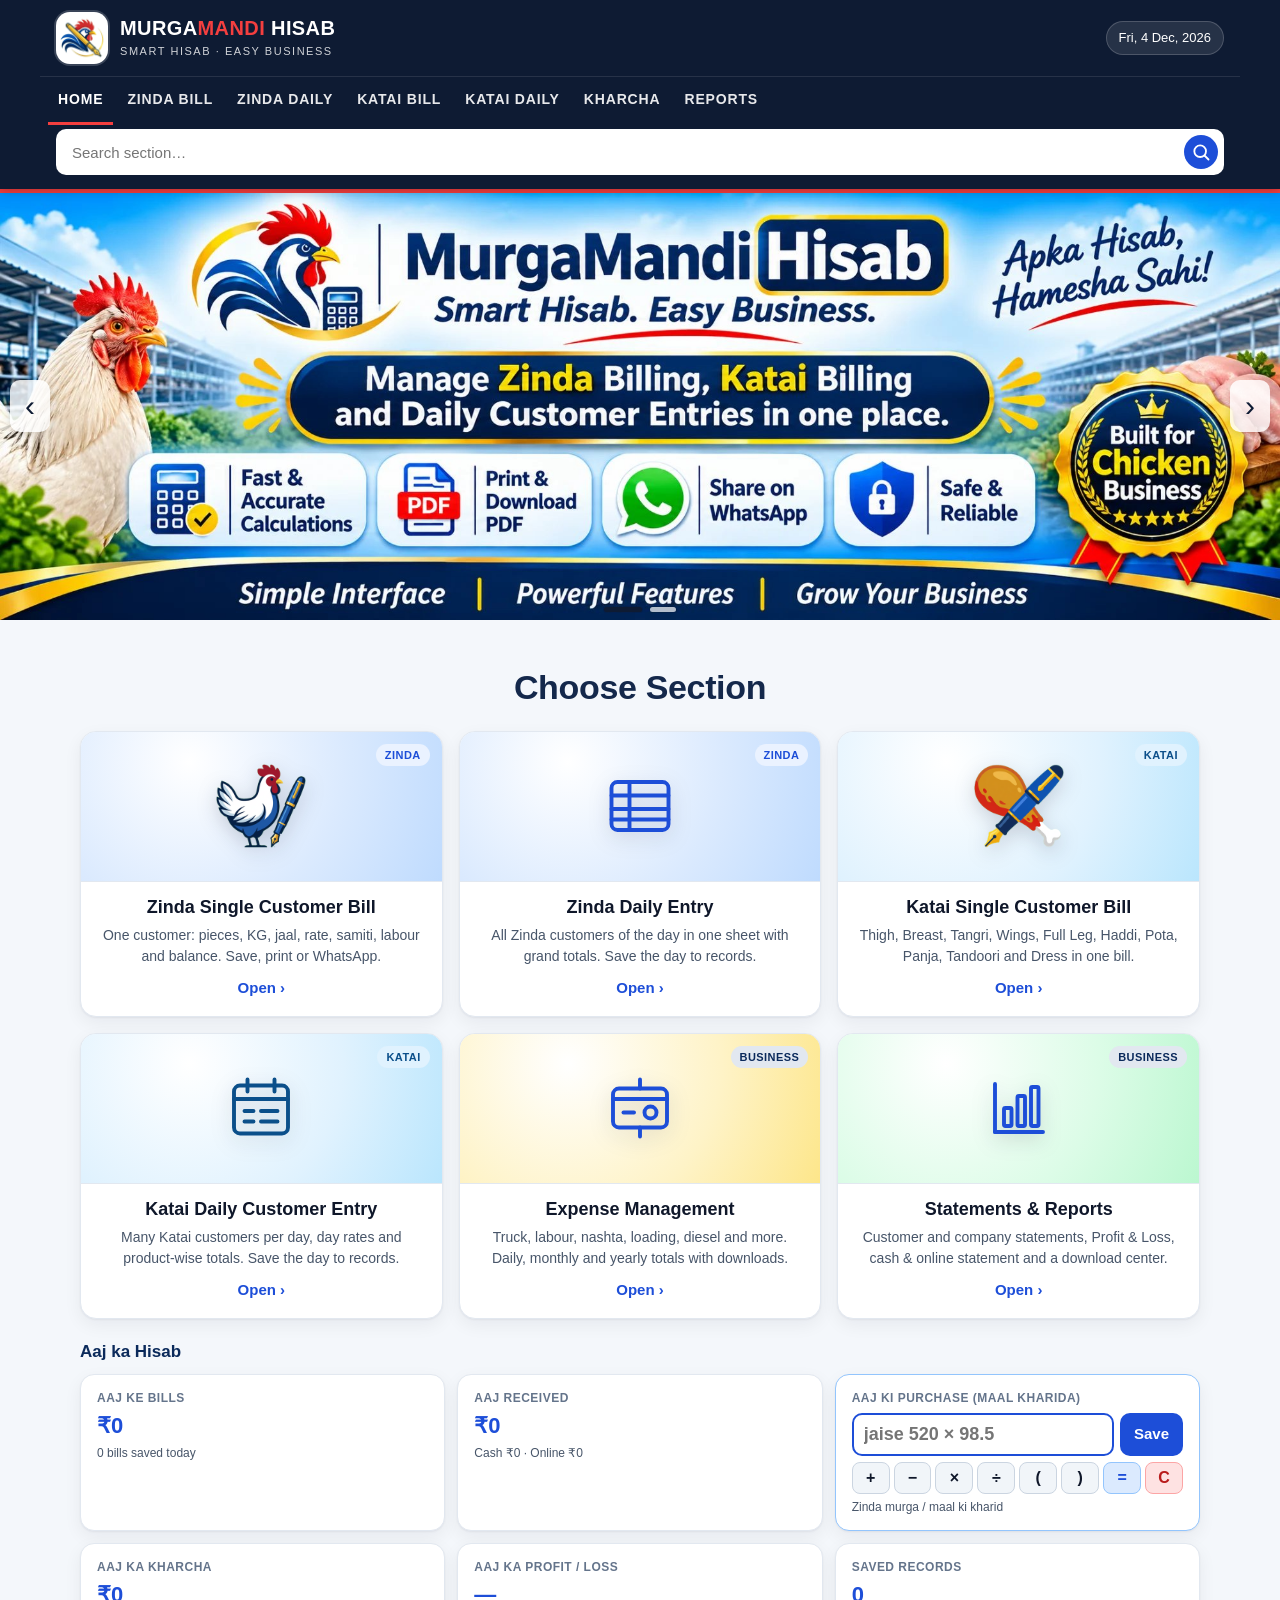
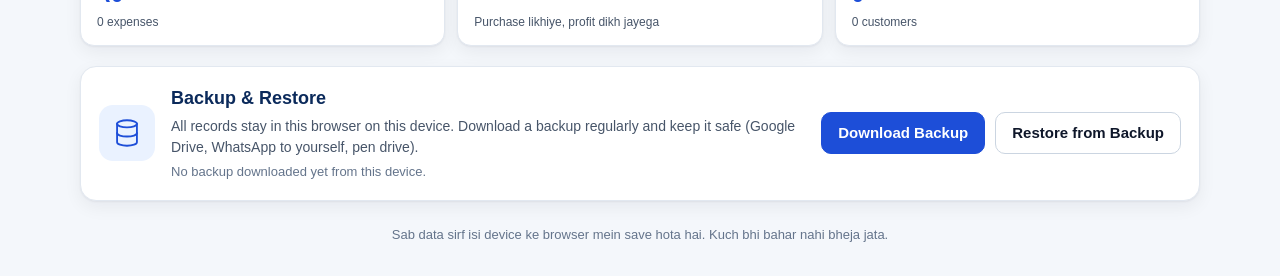
<file: index.html>
<!doctype html>
<html lang="en-IN">
<head>
<meta charset="utf-8">
<meta name="viewport" content="width=device-width,initial-scale=1,viewport-fit=cover">
<meta name="referrer" content="no-referrer">
<meta name="description" content="MurgaMandi Hisab: Zinda and Katai billing, expenses, statements and reports for a murga mandi business.">
<title>MurgaMandi Hisab</title>
<link rel="icon" href="assets/icons/logo-64.png" type="image/png">
<link rel="apple-touch-icon" href="assets/icons/logo-192.png">
<link rel="stylesheet" href="style.css?v=20261107m">
<link rel="manifest" href="manifest.webmanifest">
<meta name="theme-color" content="#1e4fd8">
<script>if("serviceWorker"in navigator)addEventListener("load",function(){navigator.serviceWorker.register("sw.js").catch(function(){})});</script>
</head>
<body>
<header class="top" id="top">
  <div class="top-in">
    <a class="brand" href="index.html" aria-label="MurgaMandi Hisab home">
      <img class="logo" src="assets/icons/logo-192.png" alt="" width="52" height="52">
      <span class="brand-t">
        <b>MURGA<span class="acc">MANDI</span> HISAB</b>
        <small>Smart Hisab · Easy Business</small>
      </span>
    </a>
    <span class="today" id="today"></span>
  </div>
  <nav class="menu" aria-label="Quick links">
    <a href="index.html" aria-current="page">Home</a>
    <a href="sections/zinda-single/index.html">Zinda Bill</a>
    <a href="sections/zinda-daily/index.html">Zinda Daily</a>
    <a href="sections/katai-single/index.html">Katai Bill</a>
    <a href="sections/katai-daily/index.html">Katai Daily</a>
    <a href="sections/expenses/index.html">Kharcha</a>
    <a href="sections/statements/index.html">Reports</a>
  </nav>
  <div class="search">
    <label class="sr" for="secSearch">Search section</label>
    <input id="secSearch" type="search" placeholder="Search section…" autocomplete="off" maxlength="40">
    <span class="s-ic" aria-hidden="true"><svg viewBox="0 0 24 24" width="20" height="20"><circle cx="11" cy="11" r="7" fill="none" stroke="currentColor" stroke-width="2.2"/><path d="M16.5 16.5 21 21" stroke="currentColor" stroke-width="2.2" stroke-linecap="round"/></svg></span>
  </div>
</header>

<section class="banner" id="banner" aria-roledescription="carousel" aria-label="MurgaMandi Hisab banners">
  <div class="slides" id="slides">
    <div class="slide is-on" role="group" aria-roledescription="slide" aria-label="1 of 2">
      <picture><source media="(min-width: 1001px)" srcset="assets/images/banner-wide1-1200.jpg 1200w, assets/images/banner-wide1-2000.jpg 2000w" sizes="100vw" width="2000" height="667"><img src="assets/images/banner-1600.jpg" srcset="assets/images/banner-900.jpg 900w, assets/images/banner-1600.jpg 1600w" sizes="(max-width: 1000px) 100vw, 1000px" width="1600" height="900" alt="MurgaMandi Hisab: Smart Hisab, Easy Business. Manage Zinda billing, Katai billing and daily customer entries in one place." fetchpriority="high"></picture>
    </div>
    <div class="slide" role="group" aria-roledescription="slide" aria-label="2 of 2" aria-hidden="true">
      <picture><source media="(min-width: 1001px)" srcset="assets/images/banner-wide2-1200.jpg 1200w, assets/images/banner-wide2-2000.jpg 2000w" sizes="100vw" width="2000" height="667"><img src="assets/images/banner2-1600.jpg" srcset="assets/images/banner2-900.jpg 900w, assets/images/banner2-1600.jpg 1600w" sizes="(max-width: 1000px) 100vw, 1000px" width="1600" height="900" alt="MurgaMandi Hisab, built for chicken business: fast and accurate calculations, print and download PDF, share on WhatsApp." loading="lazy"></picture>
    </div>
    <button class="b-nav prev" id="bPrev" type="button" aria-label="Previous banner">&#8249;</button>
    <button class="b-nav next" id="bNext" type="button" aria-label="Next banner">&#8250;</button>
    <div class="dots" id="bDots"><button type="button" class="on" aria-label="Show banner 1"></button><button type="button" aria-label="Show banner 2"></button></div>
  </div>
</section>

<main class="wrap">
  <p class="notice" id="dbNotice" hidden></p>

<h2 class="sec-h big">Choose Section</h2>
  <p class="no-match" id="noMatch" hidden>No section matches your search.</p>
  <nav class="grid" aria-label="Sections">
    <a class="tile" href="sections/zinda-single/index.html">
      <span class="art art-z"><img class="art-png" src="assets/icons/zinda-bill-256.png" alt="" width="64" height="64"></span>
      <span class="tag">Zinda</span>
      <span class="t">Zinda Single Customer Bill</span>
      <span class="d">One customer: pieces, KG, jaal, rate, samiti, labour and balance. Save, print or WhatsApp.</span>
      <span class="go">Open ›</span>
    </a>
    <a class="tile" href="sections/zinda-daily/index.html">
      <span class="art art-z"><img src="assets/icons/zinda-daily.svg" alt="" width="64" height="64"></span>
      <span class="tag">Zinda</span>
      <span class="t">Zinda Daily Entry</span>
      <span class="d">All Zinda customers of the day in one sheet with grand totals. Save the day to records.</span>
      <span class="go">Open ›</span>
    </a>
    <a class="tile" href="sections/katai-single/index.html">
      <span class="art art-k"><img class="art-png" src="assets/icons/katai-bill-256.png" alt="" width="64" height="64"></span>
      <span class="tag k">Katai</span>
      <span class="t">Katai Single Customer Bill</span>
      <span class="d">Thigh, Breast, Tangri, Wings, Full Leg, Haddi, Pota, Panja, Tandoori and Dress in one bill.</span>
      <span class="go">Open ›</span>
    </a>
    <a class="tile" href="sections/katai-daily/index.html">
      <span class="art art-k"><img src="assets/icons/katai-daily.svg" alt="" width="64" height="64"></span>
      <span class="tag k">Katai</span>
      <span class="t">Katai Daily Customer Entry</span>
      <span class="d">Many Katai customers per day, day rates and product-wise totals. Save the day to records.</span>
      <span class="go">Open ›</span>
    </a>
    <a class="tile" href="sections/expenses/index.html">
      <span class="art art-e"><img src="assets/icons/expenses.svg" alt="" width="64" height="64"></span>
      <span class="tag b">Business</span>
      <span class="t">Expense Management</span>
      <span class="d">Truck, labour, nashta, loading, diesel and more. Daily, monthly and yearly totals with downloads.</span>
      <span class="go">Open ›</span>
    </a>
    <a class="tile" href="sections/statements/index.html">
      <span class="art art-r"><img src="assets/icons/statements.svg" alt="" width="64" height="64"></span>
      <span class="tag b">Business</span>
      <span class="t">Statements &amp; Reports</span>
      <span class="d">Customer and company statements, Profit &amp; Loss, cash &amp; online statement and a download center.</span>
      <span class="go">Open ›</span>
    </a>
  </nav>

  <h2 class="sec-h small">Aaj ka Hisab</h2>
  <section class="glance" id="glance" aria-label="Today at a glance">
    <div class="g-card"><span class="g-l">Aaj ke Bills</span><b class="g-n" id="gBills">—</b><span class="g-s" id="gBillsN"></span></div>
    <div class="g-card"><span class="g-l">Aaj Received</span><b class="g-n" id="gRec">—</b><span class="g-s" id="gRecSplit"></span></div>
    <div class="g-card g-buy"><label class="g-l" for="gBuyIn">Aaj ki Purchase (maal kharida)</label><div class="g-buy-row"><input id="gBuyIn" autocomplete="off" placeholder="jaise 520 × 98.5"><button class="g-buy-btn" id="gBuySave" type="button">Save</button></div><div class="g-ops" id="gOps"><button type="button" data-op="+">+</button><button type="button" data-op="-">−</button><button type="button" data-op="×">×</button><button type="button" data-op="÷">÷</button><button type="button" data-op="(">(</button><button type="button" data-op=")">)</button><button type="button" data-op="=" class="eq">=</button><button type="button" data-op="C" class="clr">C</button></div><span class="g-s" id="gBuyN">Zinda murga / maal ki kharid</span></div>
    <div class="g-card"><span class="g-l">Aaj ka Kharcha</span><b class="g-n" id="gExp">—</b><span class="g-s" id="gExpN"></span></div>
    <div class="g-card g-pl" id="gPlCard"><span class="g-l" id="gPlL">Aaj ka Profit / Loss</span><b class="g-n" id="gPl">—</b><span class="g-s" id="gPlN">Bills − Purchase − Kharcha</span></div>
    <div class="g-card"><span class="g-l">Saved Records</span><b class="g-n" id="gRecords">—</b><span class="g-s" id="gCust"></span></div>
  </section>


  <button id="installApp" type="button" hidden style="display:block;width:100%;margin:12px 0;padding:14px;border:0;border-radius:14px;background:#16a34a;color:#fff;font:700 17px system-ui,sans-serif">📲 Phone mein App install karo</button>
  <script>(function(){var ev,b=document.getElementById('installApp');addEventListener('beforeinstallprompt',function(e){e.preventDefault();ev=e;b.hidden=false;});b.addEventListener('click',function(){if(!ev)return;ev.prompt();ev.userChoice.then(function(){ev=null;b.hidden=true;});});addEventListener('appinstalled',function(){b.hidden=true;});})();</script>
  <section class="card backup" aria-labelledby="bkH">
    <div class="bk-ic"><img src="assets/icons/backup.svg" alt="" width="34" height="34"></div>
    <div class="bk-t">
      <h2 id="bkH">Backup &amp; Restore</h2>
      <p>All records stay in this browser on this device. Download a backup regularly and keep it safe (Google Drive, WhatsApp to yourself, pen drive).</p>
      <p class="bk-last" id="bkLast"></p>
    </div>
    <div class="bk-acts">
      <button class="btn primary" id="btnBackup" type="button">Download Backup</button>
      <label class="btn" id="btnRestoreL">Restore from Backup<input id="restoreFile" type="file" accept=".json,application/json" class="sr"></label>
    </div>
  </section>

  <p class="foot">Sab data sirf isi device ke browser mein save hota hai. Kuch bhi bahar nahi bheja jata.</p>
</main>

<div class="dlg-bg" id="dlg"><div class="dlg" role="alertdialog" aria-labelledby="dlgT" aria-describedby="dlgP"><h4 id="dlgT">Restore backup?</h4><p id="dlgP"></p><div class="acts"><button class="btn" id="dlgNo" type="button">Cancel</button><button class="btn danger-fill" id="dlgYes" type="button">Replace my data</button></div></div></div>
<div class="toast" id="toast" role="status"></div>

<script src="shared/storage-service.js?v=20261107m"></script>
<script src="shared/data-service.js?v=20261107m"></script>
<script src="script.js?v=20261107m"></script>
</body>
</html>
</file>
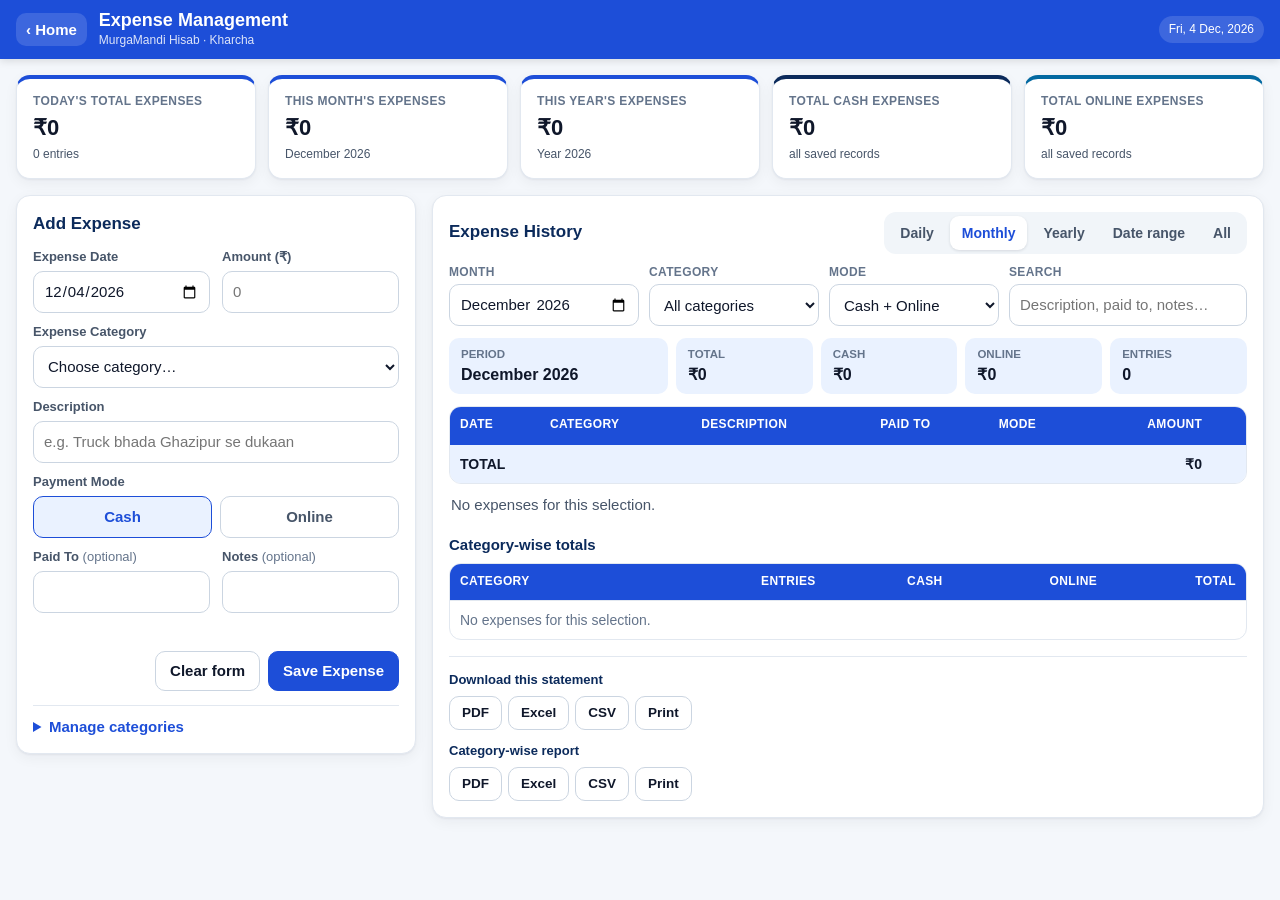
<file: sections/expenses/index.html>
<!doctype html>
<html lang="en-IN">
<head>
<meta charset="utf-8">
<meta name="viewport" content="width=device-width,initial-scale=1,viewport-fit=cover">
<meta name="referrer" content="no-referrer">
<title>Expense Management · MurgaMandi Hisab</title>
<link rel="icon" href="../../assets/icons/logo-64.png" type="image/png">
<link rel="apple-touch-icon" href="../../assets/icons/logo-192.png">
<link rel="stylesheet" href="style.css?v=20261107m">
<link rel="stylesheet" href="../../shared/print.css?v=20261107m">
<link rel="manifest" href="../../manifest.webmanifest">
<meta name="theme-color" content="#1e4fd8">
<script>if("serviceWorker"in navigator)addEventListener("load",function(){navigator.serviceWorker.register("../../sw.js").catch(function(){})});</script>
</head>
<body>
<header class="appbar">
  <div class="appbar-in">
    <a class="back" href="../../index.html" aria-label="Back to home">‹ Home</a>
    <div class="brand"><h1>Expense Management</h1><p>MurgaMandi Hisab · Kharcha</p></div>
    <div class="sp"></div>
    <span class="chip hide-m" id="todayChip"></span>
  </div>
</header>

<main class="wrap">
  <p class="notice" id="notice" hidden></p>

  <section class="kpis" aria-label="Expense dashboard">
    <div class="kpi"><span class="l">Today's Total Expenses</span><b class="n" id="kToday">₹0</b><span class="s" id="kTodayN"></span></div>
    <div class="kpi"><span class="l">This Month's Expenses</span><b class="n" id="kMonth">₹0</b><span class="s" id="kMonthN"></span></div>
    <div class="kpi"><span class="l">This Year's Expenses</span><b class="n" id="kYear">₹0</b><span class="s" id="kYearN"></span></div>
    <div class="kpi cash"><span class="l">Total Cash Expenses</span><b class="n" id="kCash">₹0</b><span class="s">all saved records</span></div>
    <div class="kpi onl"><span class="l">Total Online Expenses</span><b class="n" id="kOnline">₹0</b><span class="s">all saved records</span></div>
  </section>

  <div class="ex-main">
    <section class="card form-card" aria-labelledby="formH">
      <h2 id="formH">Add Expense</h2>
      <form id="exForm" novalidate autocomplete="off">
        <div class="f2">
          <label class="fld"><span>Expense Date</span><input id="fDate" type="date" required></label>
          <label class="fld"><span>Amount (₹)</span><input id="fAmount" class="n" inputmode="decimal" placeholder="0" required></label>
        </div>
        <label class="fld"><span>Expense Category</span><select id="fCat" required></select></label>
        <label class="fld"><span>Description</span><input id="fDesc" maxlength="200" placeholder="e.g. Truck bhada Ghazipur se dukaan" required></label>
        <fieldset class="fld modes"><legend>Payment Mode</legend>
          <label class="mode"><input type="radio" name="fMode" value="cash" checked><span>Cash</span></label>
          <label class="mode"><input type="radio" name="fMode" value="online"><span>Online</span></label>
        </fieldset>
        <div class="f2">
          <label class="fld"><span>Paid To <em>(optional)</em></span><input id="fPaidTo" maxlength="80"></label>
          <label class="fld"><span>Notes <em>(optional)</em></span><input id="fNotes" maxlength="300"></label>
        </div>
        <p class="f-err" id="fErr" role="alert"></p>
        <div class="f-acts">
          <button class="btn" id="fCancel" type="button" hidden>Cancel edit</button>
          <button class="btn" id="fReset" type="button">Clear form</button>
          <button class="btn primary" id="fSave" type="submit">Save Expense</button>
        </div>
      </form>
      <details class="cats" id="catBox">
        <summary>Manage categories</summary>
        <p class="hint">The 9 standard categories are always available. Add your own below.</p>
        <div class="cat-add"><input id="catName" maxlength="60" placeholder="New category name" aria-label="New category name"><button class="btn" id="catAdd" type="button">Add category</button></div>
        <ul class="cat-list" id="catList"></ul>
      </details>
    </section>

    <section class="card list-card" aria-labelledby="listH">
      <div class="list-hd">
        <h2 id="listH">Expense History</h2>
        <div class="tabs" role="tablist" aria-label="View">
          <button class="tab" role="tab" data-view="day" type="button">Daily</button>
          <button class="tab" role="tab" data-view="month" type="button">Monthly</button>
          <button class="tab" role="tab" data-view="year" type="button">Yearly</button>
          <button class="tab" role="tab" data-view="range" type="button">Date range</button>
          <button class="tab" role="tab" data-view="all" type="button">All</button>
        </div>
      </div>
      <div class="filters">
        <label class="fl" data-for="day"><span>Date</span><input id="vDay" type="date"></label>
        <label class="fl" data-for="month"><span>Month</span><input id="vMonth" type="month"></label>
        <label class="fl" data-for="year"><span>Year</span><select id="vYear"></select></label>
        <label class="fl" data-for="range"><span>From</span><input id="vFrom" type="date"></label>
        <label class="fl" data-for="range"><span>To</span><input id="vTo" type="date"></label>
        <label class="fl"><span>Category</span><select id="vCat"></select></label>
        <label class="fl"><span>Mode</span><select id="vMode"><option value="all">Cash + Online</option><option value="cash">Cash only</option><option value="online">Online only</option></select></label>
        <label class="fl grow"><span>Search</span><input id="vSearch" type="search" placeholder="Description, paid to, notes…"></label>
      </div>
      <div class="sumbar" aria-live="polite">
        <div><span>Period</span><b id="sPeriod">—</b></div>
        <div><span>Total</span><b id="sTotal">₹0</b></div>
        <div><span>Cash</span><b id="sCash">₹0</b></div>
        <div><span>Online</span><b id="sOnline">₹0</b></div>
        <div><span>Entries</span><b id="sCount">0</b></div>
      </div>
      <div class="t-wrap">
        <table class="xtable" id="xTable">
          <thead><tr><th>Date</th><th>Category</th><th>Description</th><th>Paid To</th><th>Mode</th><th class="ra">Amount</th><th class="ra"><span class="sr">Actions</span></th></tr></thead>
          <tbody id="xBody"></tbody>
          <tfoot><tr><td colspan="5">TOTAL</td><td class="ra" id="xTotal">₹0</td><td></td></tr></tfoot>
        </table>
      </div>
      <p class="empty" id="xEmpty">No expenses for this selection.</p>

      <h3 class="sub-h">Category-wise totals</h3>
      <div class="t-wrap">
        <table class="xtable cat-t">
          <thead><tr><th>Category</th><th class="ra">Entries</th><th class="ra">Cash</th><th class="ra">Online</th><th class="ra">Total</th></tr></thead>
          <tbody id="cBody"></tbody>
        </table>
      </div>

      <div class="dl">
        <div class="dl-g"><span class="dl-l">Download this statement</span>
          <button class="btn sm" data-dl="view" data-fmt="pdf" type="button">PDF</button>
          <button class="btn sm" data-dl="view" data-fmt="xlsx" type="button">Excel</button>
          <button class="btn sm" data-dl="view" data-fmt="csv" type="button">CSV</button>
          <button class="btn sm" data-dl="view" data-fmt="print" type="button">Print</button>
        </div>
        <div class="dl-g"><span class="dl-l">Category-wise report</span>
          <button class="btn sm" data-dl="cat" data-fmt="pdf" type="button">PDF</button>
          <button class="btn sm" data-dl="cat" data-fmt="xlsx" type="button">Excel</button>
          <button class="btn sm" data-dl="cat" data-fmt="csv" type="button">CSV</button>
          <button class="btn sm" data-dl="cat" data-fmt="print" type="button">Print</button>
        </div>
      </div>
    </section>
  </div>
</main>

<div class="dlg-bg" id="dlg"><div class="dlg" role="alertdialog" aria-labelledby="dlgT" aria-describedby="dlgP"><h4 id="dlgT">Are you sure?</h4><p id="dlgP"></p><div class="acts"><button class="btn" id="dlgNo" type="button">Cancel</button><button class="btn danger-fill" id="dlgYes" type="button">Yes</button></div></div></div>
<div class="toast" id="toast" role="status"></div>

<script src="../../shared/storage-service.js?v=20261107m"></script>
<script src="../../shared/data-service.js?v=20261107m"></script>
<script src="../../shared/export-service.js?v=20261107m"></script>
<script src="expense-calc.js?v=20261107m"></script>
<script src="script.js?v=20261107m"></script>
</body>
</html>
</file>
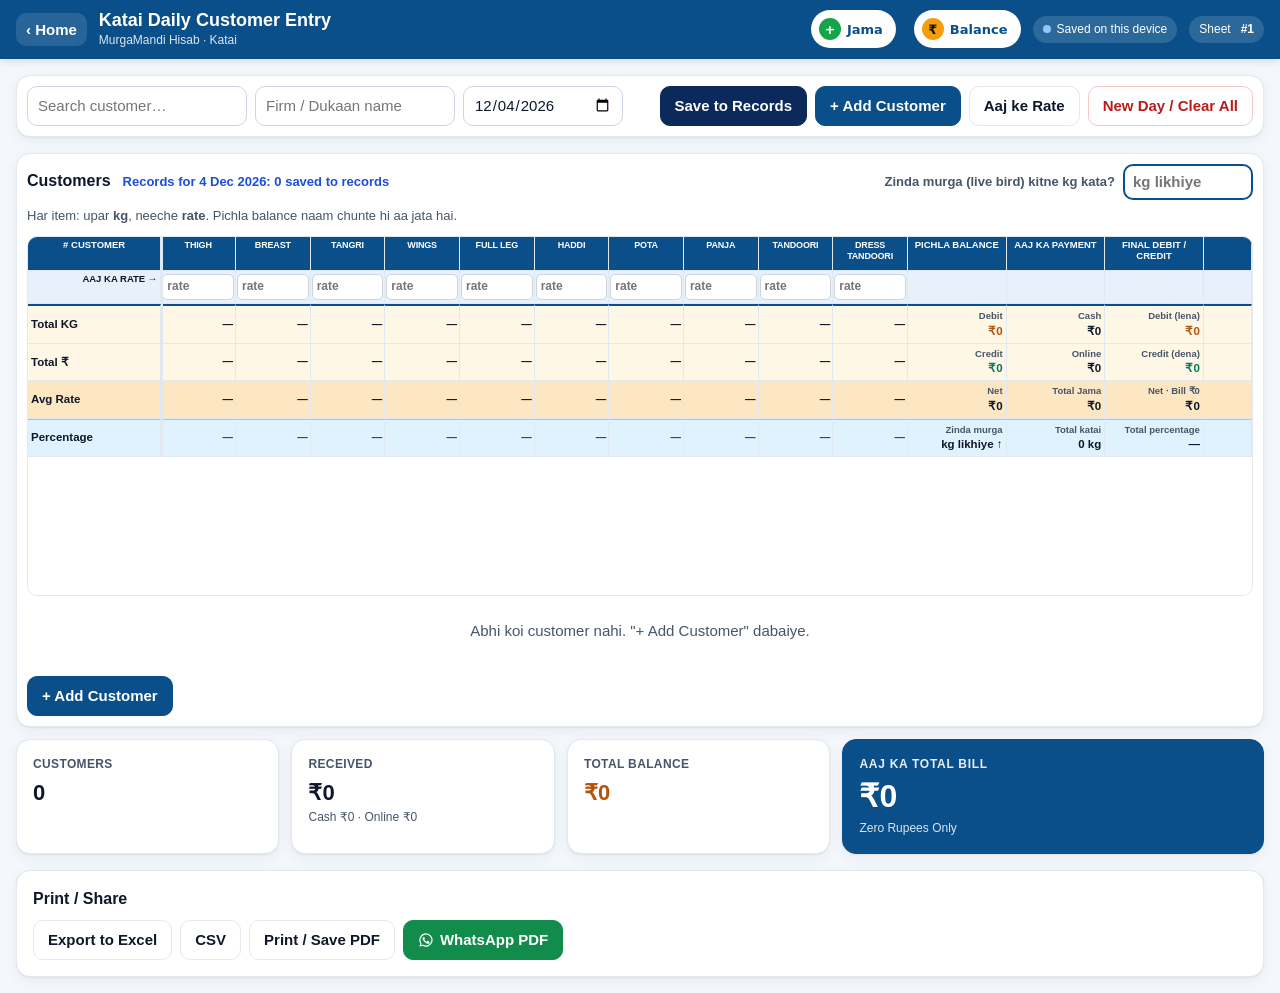
<file: sections/katai-daily/index.html>
<!doctype html>
<html lang="en-IN">
<head>
<meta charset="utf-8">
<meta name="viewport" content="width=device-width,initial-scale=1,viewport-fit=cover">
<meta name="referrer" content="no-referrer">
<title>Katai Daily Customer Entry · MurgaMandi Hisab</title>
<link rel="icon" href="../../assets/icons/logo-64.png" type="image/png">
<link rel="apple-touch-icon" href="../../assets/icons/logo-192.png">
<link rel="stylesheet" href="style.css?v=20261107m">
<link rel="stylesheet" href="../../shared/balance-book.css?v=20261107m">
<link rel="manifest" href="../../manifest.webmanifest">
<meta name="theme-color" content="#1e4fd8">
<script>if("serviceWorker"in navigator)addEventListener("load",function(){navigator.serviceWorker.register("../../sw.js").catch(function(){})});</script>
</head>
<body>
<header class="appbar">
  <div class="appbar-in">
    <a class="back" href="../../index.html" aria-label="Back to home">‹ Home</a>
    <div class="brand"><h1>Katai Daily Customer Entry</h1><p>MurgaMandi Hisab · Katai</p></div>
    <div class="sp"></div>
    <span class="chip" id="saveState"><span class="dot"></span><span id="saveText">Saved on this device</span></span>
    <span class="chip hide-m">Sheet <b id="sheetNo" class="sheet-no">#1</b></span>
  </div>
</header>

<main class="wrap">
  <p class="notice" id="storageNotice" hidden>Auto-save is not available in this browser window, so entries will not survive a refresh.</p>
  <div class="inbox" id="inbox" role="status"></div>
  <div class="print-head"><div><h2 id="printFirm">Katai Daily Entry</h2><p>Katai Daily Customer Entry</p></div><p id="printDate"></p></div>

  <section class="card toolbar" aria-label="Actions">
    <label class="search"><span class="sr">Search customer</span><input id="search" type="search" placeholder="Search customer…" autocomplete="off"></label>
    <label class="tb-fld"><span class="sr">Firm / Dukaan name</span><input id="dFirm" placeholder="Firm / Dukaan name" autocomplete="off" maxlength="80"></label>
    <label class="tb-fld tb-date"><span class="sr">Date</span><input id="dDate" type="date"></label>
    <div class="tb-sp"></div>
    <button class="btn primary save-rec" id="btnSaveRec" type="button">Save to Records</button>
    <button class="btn primary" id="btnAdd" type="button">+ Add Customer</button>
    <button class="btn" id="btnRates" type="button" aria-expanded="false" aria-controls="ratesCard">Aaj ke Rate</button>
    <button class="btn danger" id="btnClear" type="button">New Day / Clear All</button>
  </section>

  <section class="card rates" id="ratesCard" hidden aria-label="Today's rates">
    <h3>Aaj ke Rate <em>(new customers start with these rates)</em></h3>
    <div class="rate-grid" id="rateGrid"></div>
    <div class="rate-acts"><button class="btn" id="btnFillRates" type="button">Fill empty rates of all customers</button></div>
  </section>

  <section class="card gridcard" aria-label="Customers">
    <div class="g-hd"><h3>Customers</h3><p class="rec-meta" id="recMeta"></p><label class="y-live"><span>Zinda murga (live bird) kitne kg kata?</span><input id="liveKg" class="n" inputmode="decimal" autocomplete="off" placeholder="kg likhiye"></label></div>
    <p class="g-help">Har item: upar <b>kg</b>, neeche <b>rate</b>. Pichla balance naam chunte hi aa jata hai.</p>
    <div class="g-scroll">
      <table class="gtable" id="gTable">
        <thead id="gHead"></thead>
        <tbody id="cBody"></tbody>
        <tfoot id="gFoot"></tfoot>
      </table>
    </div>
    <p class="empty-state" id="cEmpty">Abhi koi customer nahi. "+ Add Customer" dabaiye.</p>
    <div class="g-add"><button class="btn primary" id="btnAdd2" type="button">+ Add Customer</button></div>
  </section>
  <section class="kpis" aria-label="Grand totals">
    <div class="card kpi"><div class="l">Customers</div><div class="n" id="tCust">0</div></div>
    <div class="card kpi"><div class="l">Received</div><div class="n" id="tRec">₹0</div><div class="w2" id="tRecSplit"></div></div>
    <div class="card kpi due-k"><div class="l">Total Balance</div><div class="n" id="tBal">₹0</div></div>
    <div class="card grand"><div class="l">Aaj ka Total Bill</div><div class="n" id="tBill">₹0</div><div class="w" id="tWords">Zero Rupees Only</div></div>
  </section>
  <section class="card exportbar" aria-label="Print and share">
    <h3>Print / Share</h3>
    <div class="ex-btns">
      <button class="btn" id="btnExcel" type="button">Export to Excel</button>
      <button class="btn" id="btnCsv" type="button">CSV</button>
      <button class="btn" id="btnPrint" type="button">Print / Save PDF</button>
      <button class="btn wa" id="btnWa" type="button"><img src="../../assets/icons/whatsapp.svg" alt="" width="16" height="16">WhatsApp PDF</button>
    </div>
  </section>
</main>

<div class="dlg-bg" id="shareDlg"><div class="dlg" role="dialog" aria-labelledby="shT"><h4 id="shT">WhatsApp par kaise bhejna hai?</h4><p>PDF ya Photo chuniye</p><div class="sh-btns"><button class="btn sh-b" id="shPdf" type="button"><span class="sh-i">📄</span>PDF bhejo</button><button class="btn sh-b" id="shImg" type="button"><span class="sh-i">🖼️</span>Photo bhejo</button></div><div class="acts"><button class="btn" id="shNo" type="button">Cancel</button></div></div></div>
<div class="dlg-bg" id="dlg"><div class="dlg" role="alertdialog" aria-labelledby="dlgT"><h4 id="dlgT">Are you sure?</h4><p id="dlgP"></p><div class="acts"><button class="btn" id="dlgNo" type="button">Cancel</button><button class="btn danger-fill" id="dlgYes" type="button">Yes</button></div></div></div>
<div class="toast" id="toast" role="status"></div>

<script src="../../shared/storage-service.js?v=20261107m"></script>
<script src="../../shared/data-service.js?v=20261107m"></script>
<script src="../../engines/katai/calc.js?v=20261107m"></script>
<script src="../../engines/katai/share.js?v=20261107m"></script>
<script src="../../shared/bill-print.js?v=20261107m"></script>
  <script src="../../shared/balance-book.js?v=20261107m"></script>
<script src="script.js?v=20261107m"></script>
</body>
</html>
</file>
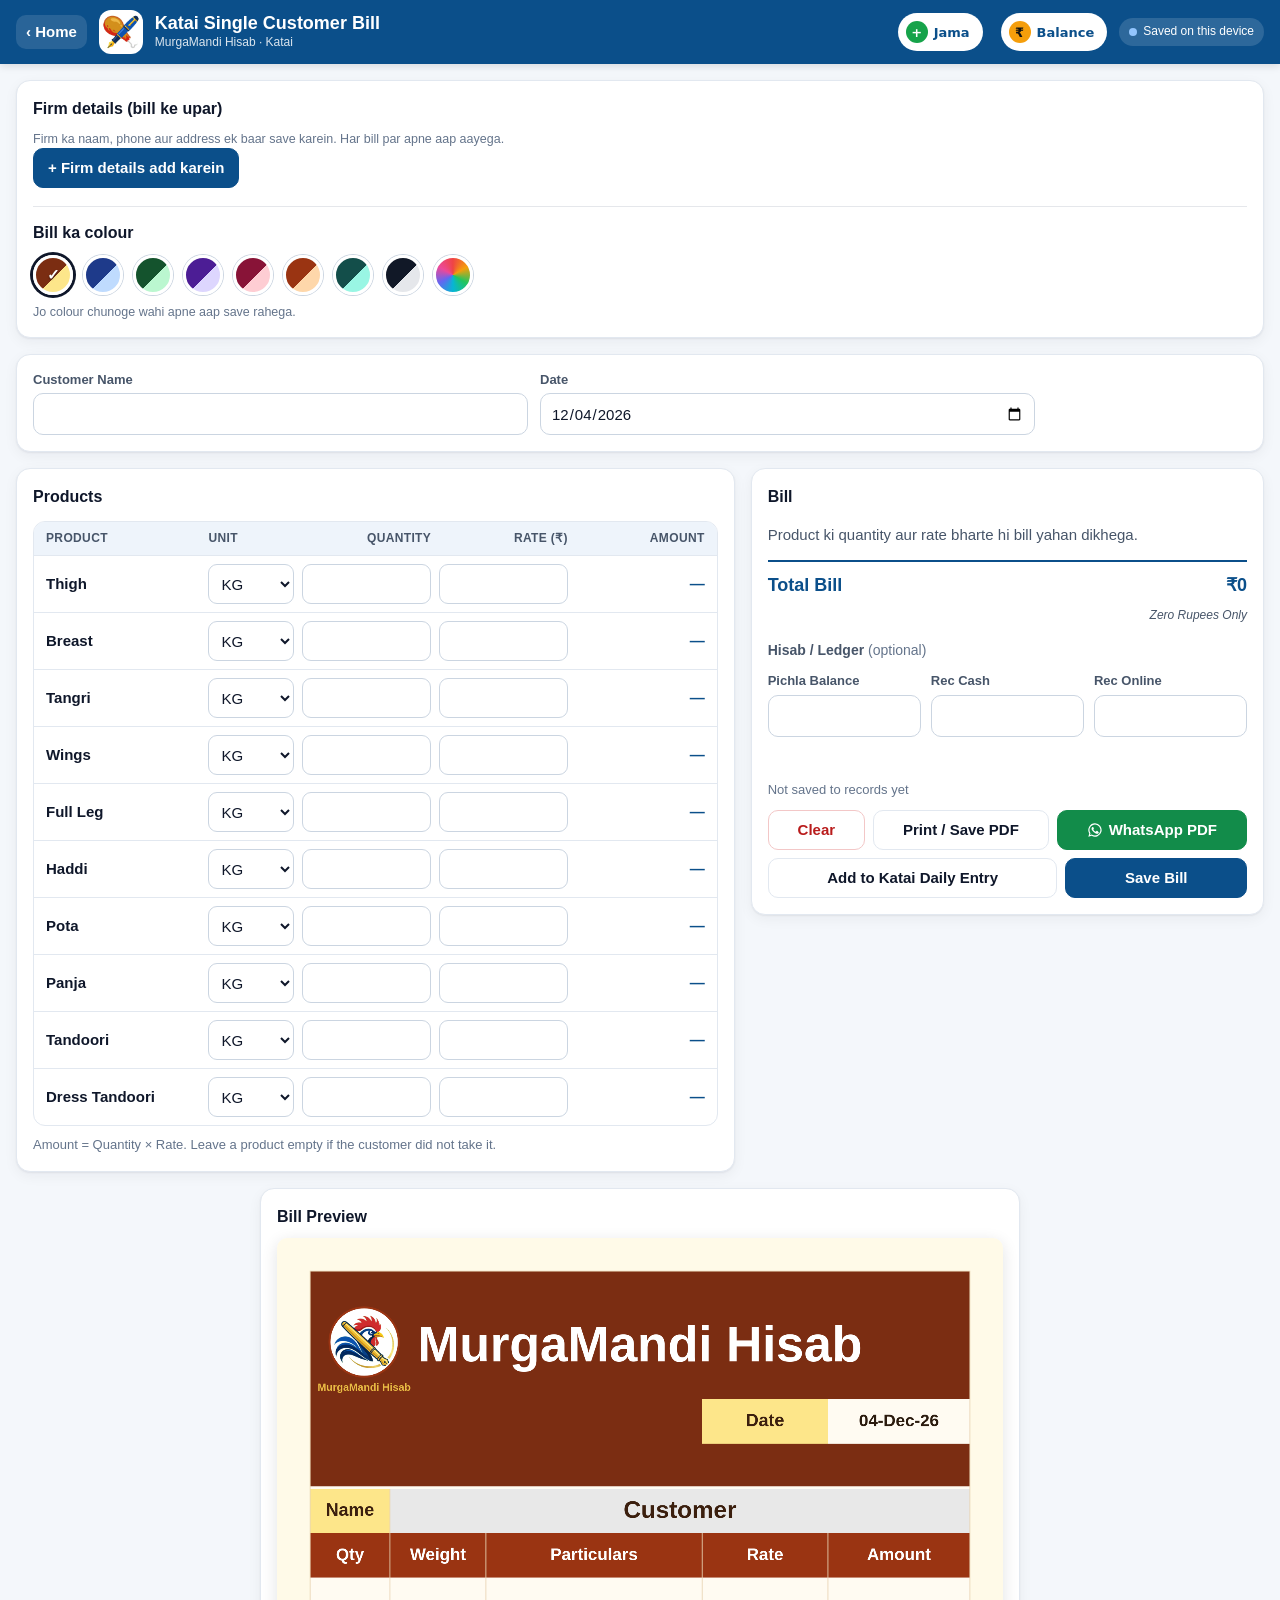
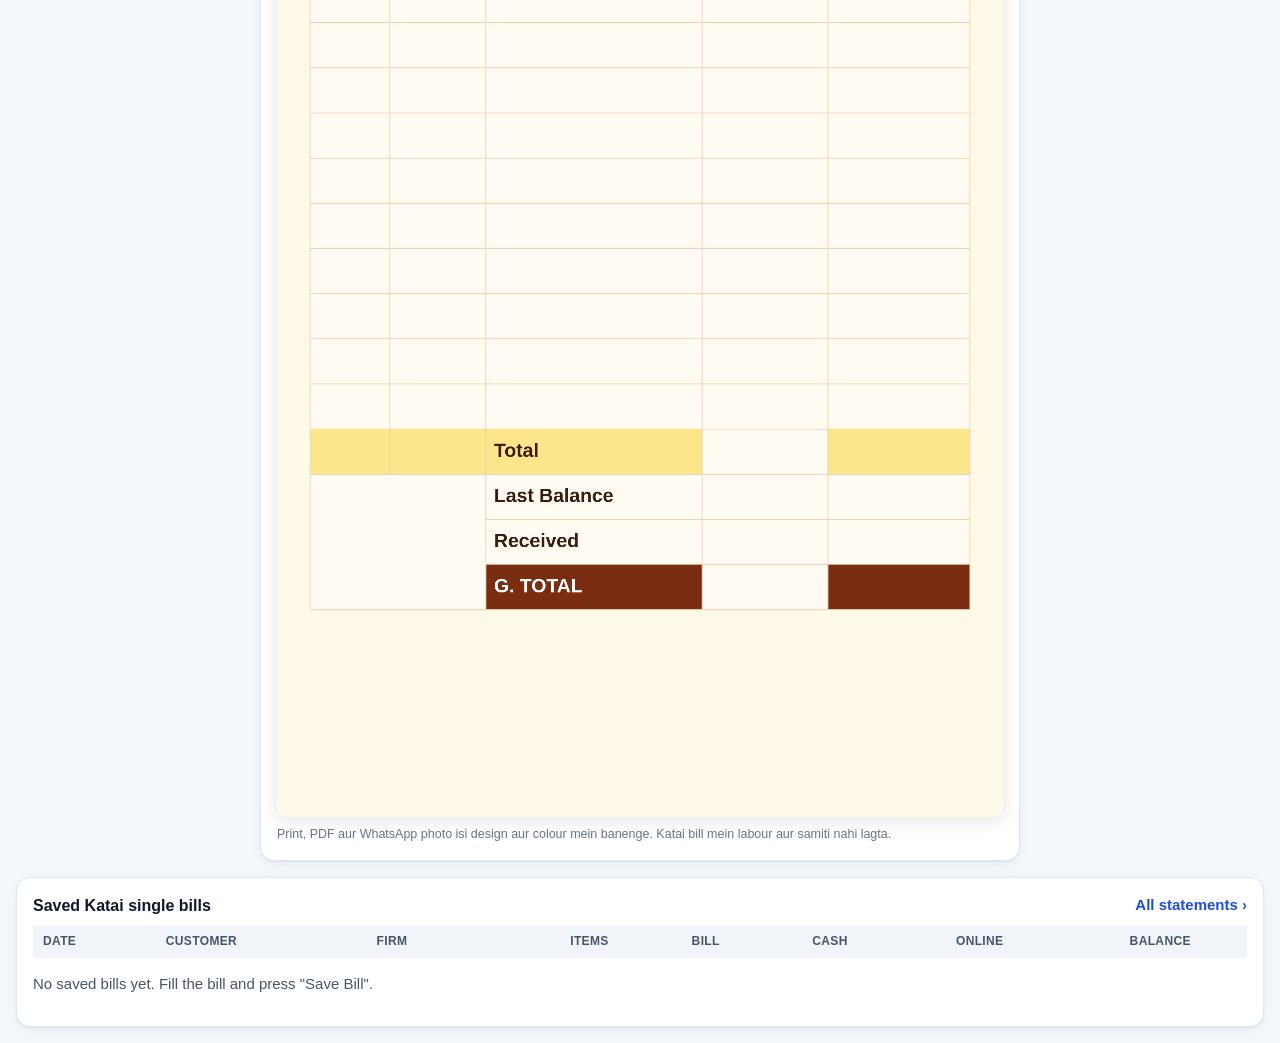
<file: sections/katai-single/index.html>
<!doctype html>
<html lang="en-IN">
<head>
<meta charset="utf-8">
<meta name="viewport" content="width=device-width,initial-scale=1,viewport-fit=cover">
<meta name="referrer" content="no-referrer">
<title>Katai Single Customer Bill · MurgaMandi Hisab</title>
<link rel="icon" href="../../assets/icons/logo-64.png" type="image/png">
<link rel="apple-touch-icon" href="../../assets/icons/logo-192.png">
<link rel="stylesheet" href="style.css?v=20261107m">
<link rel="stylesheet" href="../../shared/balance-book.css?v=20261107m">
<link rel="stylesheet" href="../../shared/bill-print.css?v=20261107m">
<link rel="manifest" href="../../manifest.webmanifest">
<meta name="theme-color" content="#1e4fd8">
<script>if("serviceWorker"in navigator)addEventListener("load",function(){navigator.serviceWorker.register("../../sw.js").catch(function(){})});</script>
</head>
<body>
<header class="appbar">
  <div class="appbar-in">
    <a class="back" href="../../index.html" aria-label="Back to home">‹ Home</a>
    <img class="sec-logo" src="../../assets/icons/katai-bill-256.png" alt="" width="44" height="44">
    <div class="brand"><h1>Katai Single Customer Bill</h1><p>MurgaMandi Hisab · Katai</p></div>
    <div class="sp"></div>
    <span class="chip" id="saveState"><span class="dot"></span><span id="saveText">Saved on this device</span></span>
  </div>
</header>

<main class="wrap">
  <p class="notice" id="storageNotice" hidden>Auto-save is not available in this browser window, so entries will not survive a refresh.</p>
  <section class="card bp-top" id="firmPanel" aria-label="Firm details and bill colour"></section>

  <section class="card head-card" aria-label="Customer">
    <div class="head-grid">
      <input type="hidden" id="kFirm">
      <label class="fld"><span>Customer Name</span><input id="kName" autocomplete="off" maxlength="80" list="custList"></label>
      <label class="fld"><span>Date</span><input id="kDate" type="date"></label>
    </div>
    <datalist id="custList"></datalist>
  </section>

  <div class="k-main">
    <section class="card" aria-label="Products">
      <h3>Products</h3>
      <div class="p-table" role="table" aria-label="Katai products">
        <div class="p-row p-head" role="row">
          <div role="columnheader">Product</div><div role="columnheader">Unit</div><div role="columnheader" class="ra">Quantity</div><div role="columnheader" class="ra">Rate (₹)</div><div role="columnheader" class="ra">Amount</div>
        </div>
        <div id="pBody" role="rowgroup"></div>
      </div>
      <p class="hint">Amount = Quantity × Rate. Leave a product empty if the customer did not take it.</p>
    </section>

    <aside class="card summary" aria-live="polite">
      <h3>Bill</h3>
      <div id="kSummary"></div>
      <h3 class="sub-h">Hisab / Ledger <em>(optional)</em></h3>
      <div class="led-grid">
        <label class="fld"><span>Pichla Balance</span><input id="kOld" class="n" inputmode="decimal" autocomplete="off"></label>
        <label class="fld"><span>Rec Cash</span><input id="kCash" class="n" inputmode="decimal" autocomplete="off"></label>
        <label class="fld"><span>Rec Online</span><input id="kOnline" class="n" inputmode="decimal" autocomplete="off"></label>
      </div>
      <p class="hint-bal" id="kHint" hidden><span id="kHintT"></span> <button class="link-btn" id="kHintUse" type="button">Use as Pichla Balance</button></p>
      <div id="kLedger"></div>
      <p class="s-err" id="kErr" role="alert"></p>
      <p class="rec-state" id="kSaved"></p>
      <div class="acts">
        <button class="btn danger" id="kClear" type="button">Clear</button>
        <button class="btn" id="kPrint" type="button">Print / Save PDF</button>
        <button class="btn wa" id="kShare" type="button"><img src="../../assets/icons/whatsapp.svg" alt="" width="16" height="16">WhatsApp PDF</button>
        <button class="btn" id="kToDaily" type="button">Add to Katai Daily Entry</button>
        <button class="btn primary" id="kSave" type="button">Save Bill</button>
      </div>
    </aside>
  </div>

  <section class="bp-wrap" aria-label="Bill preview">
    <div class="card bp-preview"><h3>Bill Preview</h3><div class="bp-canvas" id="billPrev"></div><p class="bp-hint">Print, PDF aur WhatsApp photo isi design aur colour mein banenge. Katai bill mein labour aur samiti nahi lagta.</p></div>
  </section>

  <section class="card recent" aria-labelledby="recH">
    <div class="recent-hd"><h3 id="recH">Saved Katai single bills</h3><a class="link-btn" href="../statements/index.html">All statements ›</a></div>
    <div class="t-scroll"><table class="rtable"><thead><tr><th>Date</th><th>Customer</th><th>Firm</th><th class="ra">Items</th><th class="ra">Bill</th><th class="ra">Cash</th><th class="ra">Online</th><th class="ra">Balance</th><th class="ra"><span class="sr">Actions</span></th></tr></thead><tbody id="kRecent"></tbody></table></div>
    <p class="empty" id="kRecentEmpty">No saved bills yet. Fill the bill and press "Save Bill".</p>
  </section>
</main>

<div class="dlg-bg" id="shareDlg"><div class="dlg" role="dialog" aria-labelledby="shT"><h4 id="shT">WhatsApp par kaise bhejna hai?</h4><p>PDF ya Photo chuniye</p><div class="sh-btns"><button class="btn sh-b" id="shPdf" type="button"><span class="sh-i">📄</span>PDF bhejo</button><button class="btn sh-b" id="shImg" type="button"><span class="sh-i">🖼️</span>Photo bhejo</button></div><div class="acts"><button class="btn" id="shNo" type="button">Cancel</button></div></div></div>
<div class="dlg-bg" id="dlg"><div class="dlg" role="alertdialog" aria-labelledby="dlgT"><h4 id="dlgT">Clear this bill?</h4><p id="dlgP">All products and amounts of this bill will be emptied.</p><div class="acts"><button class="btn" id="dlgNo" type="button">Cancel</button><button class="btn danger-fill" id="dlgYes" type="button">Clear</button></div></div></div>
<div class="toast" id="toast" role="status"></div>
<div class="rcpt" id="kReceipt" aria-hidden="true"></div>

<script src="../../shared/storage-service.js?v=20261107m"></script>
<script src="../../shared/data-service.js?v=20261107m"></script>
<script src="../../shared/bill-print.js?v=20261107m"></script>
<script src="../../engines/katai/calc.js?v=20261107m"></script>
<script src="../../engines/katai/share.js?v=20261107m"></script>
<script src="../../shared/balance-book.js?v=20261107m"></script>
<script src="script.js?v=20261107m"></script>
</body>
</html>
</file>
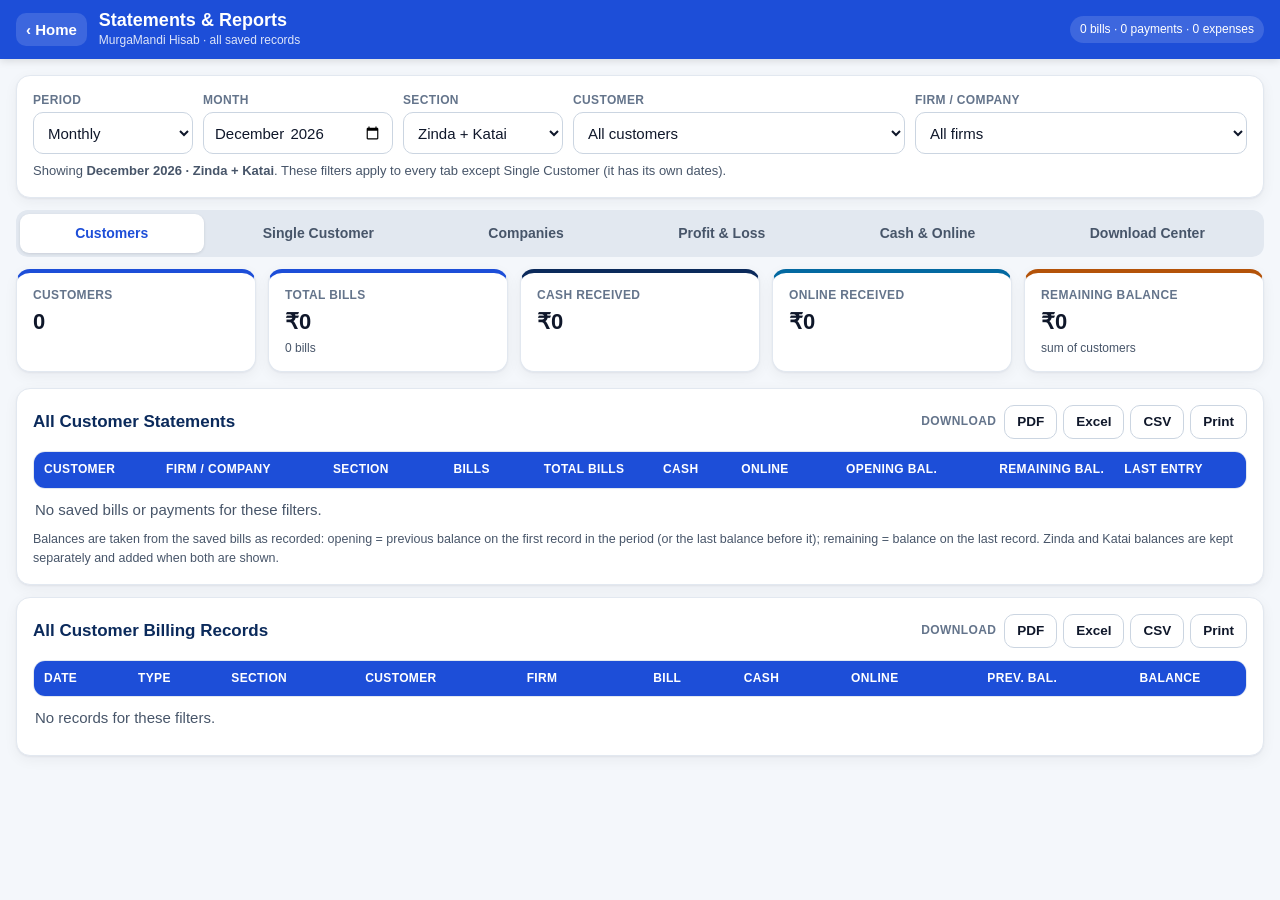
<file: sections/statements/index.html>
<!doctype html>
<html lang="en-IN">
<head>
<meta charset="utf-8">
<meta name="viewport" content="width=device-width,initial-scale=1,viewport-fit=cover">
<meta name="referrer" content="no-referrer">
<title>Statements &amp; Reports · MurgaMandi Hisab</title>
<link rel="icon" href="../../assets/icons/logo-64.png" type="image/png">
<link rel="apple-touch-icon" href="../../assets/icons/logo-192.png">
<link rel="stylesheet" href="style.css?v=20261107m">
<link rel="stylesheet" href="../../shared/print.css?v=20261107m">
<link rel="manifest" href="../../manifest.webmanifest">
<meta name="theme-color" content="#1e4fd8">
<script>if("serviceWorker"in navigator)addEventListener("load",function(){navigator.serviceWorker.register("../../sw.js").catch(function(){})});</script>
</head>
<body>
<header class="appbar">
  <div class="appbar-in">
    <a class="back" href="../../index.html" aria-label="Back to home">‹ Home</a>
    <div class="brand"><h1>Statements &amp; Reports</h1><p>MurgaMandi Hisab · all saved records</p></div>
    <div class="sp"></div>
    <span class="chip hide-m" id="countChip"></span>
  </div>
</header>

<main class="wrap">
  <p class="notice" id="notice" hidden></p>

  <section class="card filters-card" aria-label="Filters">
    <div class="filters">
      <label class="fl"><span>Period</span>
        <select id="fKind"><option value="day">Daily</option><option value="month">Monthly</option><option value="year">Yearly</option><option value="range">Custom range</option><option value="all">All dates</option></select></label>
      <label class="fl" data-for="day"><span>Date</span><input id="fDay" type="date"></label>
      <label class="fl" data-for="month"><span>Month</span><input id="fMonth" type="month"></label>
      <label class="fl" data-for="year"><span>Year</span><select id="fYear"></select></label>
      <label class="fl" data-for="range"><span>From</span><input id="fFrom" type="date"></label>
      <label class="fl" data-for="range"><span>To</span><input id="fTo" type="date"></label>
      <label class="fl"><span>Section</span><select id="fSection"><option value="all">Zinda + Katai</option><option value="zinda">Zinda only</option><option value="katai">Katai only</option></select></label>
      <label class="fl grow"><span>Customer</span><select id="fCustomer"></select></label>
      <label class="fl grow"><span>Firm / Company</span><select id="fFirm"></select></label>
    </div>
    <p class="f-note">Showing <b id="fLabel">—</b>. These filters apply to every tab except Single Customer (it has its own dates).</p>
  </section>

  <nav class="tabs" role="tablist" aria-label="Reports">
    <button class="tab" role="tab" data-tab="customers" type="button">Customers</button>
    <button class="tab" role="tab" data-tab="single" type="button">Single Customer</button>
    <button class="tab" role="tab" data-tab="companies" type="button">Companies</button>
    <button class="tab" role="tab" data-tab="pnl" type="button">Profit &amp; Loss</button>
    <button class="tab" role="tab" data-tab="cash" type="button">Cash &amp; Online</button>
    <button class="tab" role="tab" data-tab="downloads" type="button">Download Center</button>
  </nav>

  <!-- A. All customer statements -->
  <section class="panel" id="p-customers" role="tabpanel" aria-label="All customer statements">
    <div class="kpis" id="aKpis"></div>
    <div class="card">
      <div class="card-hd"><h2>All Customer Statements</h2>
        <div class="dl-row" data-report="allStatements"><span>Download</span><button class="btn sm" data-fmt="pdf" type="button">PDF</button><button class="btn sm" data-fmt="xlsx" type="button">Excel</button><button class="btn sm" data-fmt="csv" type="button">CSV</button><button class="btn sm" data-fmt="print" type="button">Print</button></div></div>
      <div class="t-wrap"><table class="xtable" id="aTable"><thead><tr><th>Customer</th><th>Firm / Company</th><th>Section</th><th class="ra">Bills</th><th class="ra">Total Bills</th><th class="ra">Cash</th><th class="ra">Online</th><th class="ra">Opening Bal.</th><th class="ra">Remaining Bal.</th><th>Last entry</th></tr></thead><tbody id="aBody"></tbody><tfoot id="aFoot"></tfoot></table></div>
      <p class="empty" id="aEmpty">No saved bills or payments for these filters.</p>
      <p class="method" id="aMethod"></p>
    </div>
    <div class="card">
      <div class="card-hd"><h2>All Customer Billing Records <small id="rCount"></small></h2>
        <div class="dl-row" data-report="allRecords"><span>Download</span><button class="btn sm" data-fmt="pdf" type="button">PDF</button><button class="btn sm" data-fmt="xlsx" type="button">Excel</button><button class="btn sm" data-fmt="csv" type="button">CSV</button><button class="btn sm" data-fmt="print" type="button">Print</button></div></div>
      <div class="t-wrap"><table class="xtable" id="rTable"><thead><tr><th>Date</th><th>Type</th><th>Section</th><th>Customer</th><th>Firm</th><th class="ra">Bill</th><th class="ra">Cash</th><th class="ra">Online</th><th class="ra">Prev. Bal.</th><th class="ra">Balance</th><th class="ra"><span class="sr">Actions</span></th></tr></thead><tbody id="rBody"></tbody></table></div>
      <p class="empty" id="rEmpty">No records for these filters.</p>
      <button class="btn sm more" id="rMore" type="button" hidden>Show more</button>
    </div>
  </section>

  <!-- B. Single customer -->
  <section class="panel" id="p-single" role="tabpanel" aria-label="Single customer statement" hidden>
    <div class="card">
      <h2>Single Customer Statement</h2>
      <div class="filters">
        <label class="fl grow"><span>Search customer</span><input id="bSearch" type="search" placeholder="Type a name…" autocomplete="off"></label>
        <label class="fl grow"><span>Customer</span><select id="bCustomer"></select></label>
        <label class="fl"><span>From</span><input id="bFrom" type="date"></label>
        <label class="fl"><span>To</span><input id="bTo" type="date"></label>
        <label class="fl"><span>Section</span><select id="bSection"><option value="all">Zinda + Katai</option><option value="zinda">Zinda only</option><option value="katai">Katai only</option></select></label>
      </div>
      <div id="bOut"></div>
    </div>
  </section>

  <!-- C. Companies -->
  <section class="panel" id="p-companies" role="tabpanel" aria-label="Company-wise records" hidden>
    <div class="card">
      <div class="card-hd"><h2>Complete Company-wise Records</h2>
        <div class="dl-row" data-report="companies"><span>All companies</span><button class="btn sm" data-fmt="pdf" type="button">PDF</button><button class="btn sm" data-fmt="xlsx" type="button">Excel</button><button class="btn sm" data-fmt="csv" type="button">CSV</button><button class="btn sm" data-fmt="print" type="button">Print</button></div></div>
      <div class="t-wrap"><table class="xtable"><thead><tr><th>Firm / Company</th><th class="ra">Customers</th><th class="ra">Bills</th><th class="ra">Total Bills</th><th class="ra">Cash</th><th class="ra">Online</th><th class="ra">Outstanding</th><th class="ra"><span class="sr">Open</span></th></tr></thead><tbody id="cBody"></tbody><tfoot id="cFoot"></tfoot></table></div>
      <p class="empty" id="cEmpty">No firm / company names in the saved records for these filters.</p>
      <p class="method" id="cNote"></p>
    </div>
    <div class="card" id="cDetail" hidden>
      <div class="card-hd"><h2 id="cdTitle">Company</h2>
        <div class="dl-row" data-report="company"><span>This company</span><button class="btn sm" data-fmt="pdf" type="button">PDF</button><button class="btn sm" data-fmt="xlsx" type="button">Excel</button><button class="btn sm" data-fmt="csv" type="button">CSV</button><button class="btn sm" data-fmt="print" type="button">Print</button></div></div>
      <div class="kpis" id="cdKpis"></div>
      <h3 class="sub-h">Customers of this company</h3>
      <div class="t-wrap"><table class="xtable"><thead><tr><th>Customer</th><th>Section</th><th class="ra">Bills</th><th class="ra">Total Bills</th><th class="ra">Cash</th><th class="ra">Online</th><th class="ra">Outstanding</th></tr></thead><tbody id="cdBody"></tbody></table></div>
      <h3 class="sub-h">Bills and payments</h3>
      <div class="t-wrap"><table class="xtable"><thead><tr><th>Date</th><th>Type</th><th>Section</th><th>Customer</th><th class="ra">Bill</th><th class="ra">Cash</th><th class="ra">Online</th><th class="ra">Balance</th></tr></thead><tbody id="cdRec"></tbody></table></div>
    </div>
  </section>

  <!-- D. Profit & Loss -->
  <section class="panel" id="p-pnl" role="tabpanel" aria-label="Profit and loss" hidden>
    <div class="card">
      <div class="card-hd"><h2>Profit &amp; Loss Statement</h2>
        <div class="dl-row" data-report="pnl"><span>Download</span><button class="btn sm" data-fmt="pdf" type="button">PDF</button><button class="btn sm" data-fmt="xlsx" type="button">Excel</button><button class="btn sm" data-fmt="csv" type="button">CSV</button><button class="btn sm" data-fmt="print" type="button">Print</button></div></div>
      <p class="badge-note">Based on recorded income and recorded expenses only. Purchase cost, stock cost and other costs are not recorded, so they are not included.</p>
      <div class="kpis" id="pKpis"></div>
      <div class="pnl-grid">
        <div class="t-wrap"><table class="xtable"><thead><tr><th>Particulars</th><th class="ra">Amount</th></tr></thead><tbody id="pStmt"></tbody></table></div>
        <div class="t-wrap"><table class="xtable"><thead><tr><th>Expense category</th><th class="ra">Entries</th><th class="ra">Amount</th></tr></thead><tbody id="pCats"></tbody></table></div>
      </div>
      <h3 class="sub-h" id="pBreakH">Breakdown</h3>
      <div class="t-wrap"><table class="xtable"><thead><tr><th id="pBreakK">Date</th><th class="ra">Zinda</th><th class="ra">Katai</th><th class="ra">Income</th><th class="ra">Expenses</th><th class="ra">Net</th></tr></thead><tbody id="pRows"></tbody></table></div>
      <p class="method">Filters used here: period only (section, customer and firm filters do not apply to Profit &amp; Loss). Net Profit/Loss = Total Recorded Income − Total Recorded Expenses.</p>
    </div>
  </section>

  <!-- E. Cash & Online -->
  <section class="panel" id="p-cash" role="tabpanel" aria-label="Cash and online statement" hidden>
    <div class="card">
      <div class="card-hd"><h2>Cash &amp; Online Statement</h2>
        <div class="dl-row" data-report="cash"><span>Download</span><button class="btn sm" data-fmt="pdf" type="button">PDF</button><button class="btn sm" data-fmt="xlsx" type="button">Excel</button><button class="btn sm" data-fmt="csv" type="button">CSV</button><button class="btn sm" data-fmt="print" type="button">Print</button></div></div>
      <div class="open-box">
        <div><b>Opening cash balance</b> <span class="muted">(optional — only if you counted the cash in hand)</span><p class="muted" id="oState"></p></div>
        <label class="fl"><span>Cash in hand (₹)</span><input id="oAmount" class="n" inputmode="decimal" placeholder="e.g. 25000"></label>
        <label class="fl"><span>As of date</span><input id="oDate" type="date"></label>
        <div class="o-acts"><button class="btn primary sm" id="oSave" type="button">Save opening cash</button><button class="btn sm" id="oClear" type="button">Remove</button></div>
      </div>
      <div class="cash-grid">
        <div class="t-wrap"><table class="xtable"><thead><tr><th>Particulars</th><th class="ra">Cash</th><th class="ra">Online (bank / UPI)</th></tr></thead><tbody id="eStmt"></tbody></table></div>
        <div class="kpis two" id="eKpis"></div>
      </div>
      <p class="method" id="eNote"></p>
      <h3 class="sub-h">Day-wise</h3>
      <div class="t-wrap"><table class="xtable"><thead><tr><th>Date</th><th class="ra">Cash In</th><th class="ra">Cash Out</th><th class="ra">Net Cash</th><th class="ra">Cash Balance</th><th class="ra">Online In</th><th class="ra">Online Out</th><th class="ra">Net Online</th></tr></thead><tbody id="eRows"></tbody></table></div>
      <p class="method">Filters used here: period only. Cash in = cash received on saved bills and payments; cash out = expenses paid in cash. Online is never counted as cash.</p>
    </div>
  </section>

  <!-- F. Download Center -->
  <section class="panel" id="p-downloads" role="tabpanel" aria-label="Download center" hidden>
    <div class="card">
      <h2>Download Center</h2>
      <p class="muted">Every file is made from the records saved on this device. Items marked "uses filters" follow the period, section, customer and firm filters at the top.</p>
      <div class="dc-ctl">
        <label class="fl"><span>Day (item 4)</span><input id="dDay" type="date"></label>
        <label class="fl"><span>Month (item 5)</span><input id="dMonth" type="month"></label>
        <label class="fl"><span>Year (item 6)</span><select id="dYear"></select></label>
        <label class="fl grow"><span>Customer (item 3)</span><select id="dCustomer"></select></label>
        <label class="fl grow"><span>Company (item 8)</span><select id="dFirm"></select></label>
      </div>
      <ol class="dc-list" id="dcList"></ol>
    </div>
  </section>
</main>

<div class="dlg-bg" id="dlg"><div class="dlg" role="alertdialog" aria-labelledby="dlgT" aria-describedby="dlgP"><h4 id="dlgT">Are you sure?</h4><p id="dlgP"></p><div class="acts"><button class="btn" id="dlgNo" type="button">Cancel</button><button class="btn danger-fill" id="dlgYes" type="button">Yes</button></div></div></div>

<div class="dlg-bg" id="edDlg"><form class="dlg ed" id="edForm" role="dialog" aria-labelledby="edT" novalidate autocomplete="off">
  <h4 id="edT">Edit record</h4>
  <p class="muted" id="edInfo"></p>
  <div class="f2">
    <label class="fld"><span>Date</span><input id="edDate" type="date"></label>
    <label class="fld"><span>Customer</span><input id="edName" maxlength="80"></label>
  </div>
  <label class="fld"><span>Firm / Company</span><input id="edFirm" maxlength="80"></label>
  <div class="f3">
    <label class="fld"><span>Previous balance</span><input id="edPrev" class="n" inputmode="decimal"></label>
    <label class="fld"><span>Cash received</span><input id="edCash" class="n" inputmode="decimal"></label>
    <label class="fld"><span>Online received</span><input id="edOnline" class="n" inputmode="decimal"></label>
  </div>
  <label class="fld"><span>Note <em>(optional)</em></span><input id="edNote" maxlength="200"></label>
  <p class="ed-calc" id="edCalc"></p>
  <p class="f-err" id="edErr" role="alert"></p>
  <div class="acts"><button class="btn" id="edNo" type="button">Cancel</button><button class="btn primary" id="edYes" type="submit">Save changes</button></div>
</form></div>
<div class="toast" id="toast" role="status"></div>

<script src="../../shared/storage-service.js?v=20261107m"></script>
<script src="../../shared/data-service.js?v=20261107m"></script>
<script src="../../shared/export-service.js?v=20261107m"></script>
<script src="reports.js?v=20261107m"></script>
<script src="script.js?v=20261107m"></script>
</body>
</html>
</file>
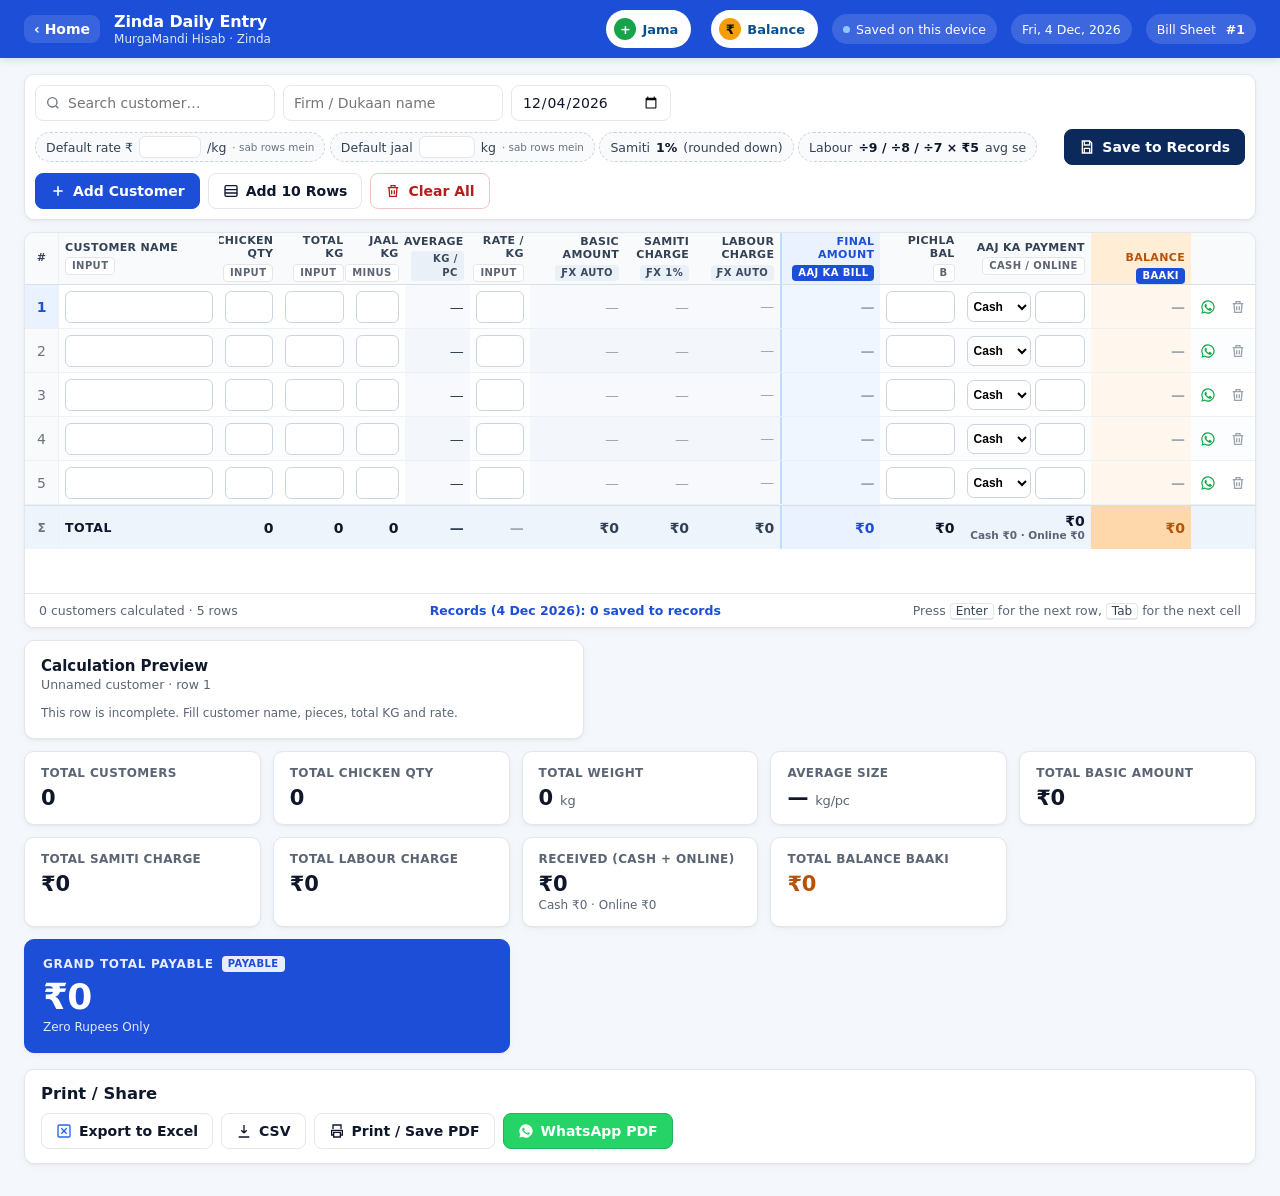
<file: sections/zinda-daily/index.html>
<!doctype html>
<html lang="en-IN">
<head>
<meta charset="utf-8">
<meta name="viewport" content="width=device-width,initial-scale=1,viewport-fit=cover">
<meta name="referrer" content="no-referrer">
<title>Zinda Daily Entry · MurgaMandi Hisab</title>
<link rel="icon" href="../../assets/icons/logo-64.png" type="image/png">
<link rel="apple-touch-icon" href="../../assets/icons/logo-192.png">
<link rel="stylesheet" href="style.css?v=20261107m">
<link rel="stylesheet" href="../../shared/balance-book.css?v=20261107m">
<link rel="manifest" href="../../manifest.webmanifest">
<meta name="theme-color" content="#1e4fd8">
<script>if("serviceWorker"in navigator)addEventListener("load",function(){navigator.serviceWorker.register("../../sw.js").catch(function(){})});</script>
</head>
<body>
<header class="appbar">
  <div class="appbar-in">
    <a class="back" href="../../index.html" aria-label="Back to home">‹ Home</a>
    <div class="brand"><h1>Zinda Daily Entry</h1><p>MurgaMandi Hisab · Zinda</p></div>
    <div class="sp"></div>
    <span class="chip save-state" id="saveState"><span class="dot"></span><span id="saveText">Saved on this device</span></span>
    <span class="chip hide-m" id="todayChip"></span>
    <span class="chip hide-m">Bill Sheet <b id="sheetNo" class="sheet-no">#1</b></span>
  </div>
</header>

<main class="wrap">
  <div class="notice" id="storageNotice">Auto-save is not available in this browser window, so entries will not survive a refresh.</div>
  <div class="inbox" id="inbox" role="status"></div>
  <div id="multiView">
  <div class="print-head"><div><h2>Ghazipur Murga Mandi — Wholesale Bill</h2><p id="printFirm"></p></div><p id="printDate"></p></div>

  <section class="toolbar" aria-label="Actions">
    <label class="search"><svg width="16" height="16" viewBox="0 0 24 24" fill="none" stroke="currentColor" stroke-width="2"><circle cx="11" cy="11" r="7"/><path d="m20 20-3.5-3.5"/></svg><span class="sr">Search customer</span><input id="search" type="search" placeholder="Search customer…" autocomplete="off"></label>
    <label class="firm"><span class="sr">Firm / Dukaan name</span><input id="dFirm" placeholder="Firm / Dukaan name" autocomplete="off" maxlength="80"></label>
    <label class="firm date-f"><span class="sr">Sheet date</span><input id="dDate" type="date" aria-label="Sheet date (records are saved for this date)"></label>
    <div class="pills">
      <span class="pill" title="Applies to every row; a rate you change in a row stays as you set it">Default rate ₹<input id="defaultRate" class="n" inputmode="decimal" aria-label="Default rate per kg, applies to all rows">/kg <small class="pill-note">· sab rows mein</small></span>
      <span class="pill" title="Jaal (crate) weight is subtracted from Total KG in every row; a jaal you change in a row stays as you set it">Default jaal<input id="defaultJaal" class="n" inputmode="decimal" aria-label="Default jaal weight in kg, applies to all rows">kg <small class="pill-note">· sab rows mein</small></span>
      <span class="pill">Samiti <b>1%</b> (rounded down)</span>
      <span class="pill" title="Average 2.50 kg se kam: qty ÷ 9 × ₹5 · 2.50–2.99: ÷ 8 × ₹5 · 3 kg+: ÷ 7 × ₹5">Labour <b>÷9 / ÷8 / ÷7 × ₹5</b> avg se</span>
    </div>
    <div class="tb-sp"></div>
    <button class="btn primary save-rec" id="btnSaveRec" type="button"><svg width="16" height="16" viewBox="0 0 24 24" fill="none" stroke="currentColor" stroke-width="2"><path d="M5 3h11l3 3v15H5z"/><path d="M8 3v6h8V3M8 21v-7h8v7"/></svg>Save to Records</button>
    <button class="btn primary" id="btnAdd"><svg width="16" height="16" viewBox="0 0 24 24" fill="none" stroke="currentColor" stroke-width="2.4"><path d="M12 5v14M5 12h14"/></svg>Add Customer</button>
    <button class="btn" id="btnAdd10"><svg width="16" height="16" viewBox="0 0 24 24" fill="none" stroke="currentColor" stroke-width="2"><rect x="3" y="4" width="18" height="16" rx="2"/><path d="M3 10h18M3 15h18"/></svg>Add 10 Rows</button>
    <button class="btn danger" id="btnClear"><svg width="16" height="16" viewBox="0 0 24 24" fill="none" stroke="currentColor" stroke-width="2"><path d="M4 7h16M10 11v6M14 11v6M6 7l1 13h10l1-13M9 7V4h6v3"/></svg>Clear All</button>
  </section>

  <div class="main">
    <section class="card sheet" aria-label="Billing table">
      <div class="sheet-scroll" id="scroll">
        <div class="grid" role="table">
          <div class="r head" role="row">
            <div class="c idx">#</div>
            <div class="c name">Customer Name <span class="tag in">Input</span></div>
            <div class="c r-al">Chicken Qty <span class="tag in">Input</span></div>
            <div class="c r-al">Total KG <span class="tag in">Input</span></div>
            <div class="c r-al">Jaal KG <span class="tag in">Minus</span></div>
            <div class="c auto r-al">Average <span class="tag au">kg / pc</span></div>
            <div class="c r-al">Rate / KG <span class="tag in">Input</span></div>
            <div class="c auto r-al">Basic Amount <span class="tag au">ƒx Auto</span></div>
            <div class="c auto r-al">Samiti Charge <span class="tag au">ƒx 1%</span></div>
            <div class="c auto r-al">Labour Charge <span class="tag au">ƒx Auto</span></div>
            <div class="c fin r-al">Final Amount <span class="tag fi">Aaj ka bill</span></div>
            <div class="c r-al">Pichla Bal <span class="tag in">B</span></div>
            <div class="c r-al">Aaj ka Payment <span class="tag in">Cash / Online</span></div>
            <div class="c due r-al">Balance <span class="tag fi">Baaki</span></div>
            <div class="c act"><span class="sr">Delete</span></div>
          </div>
          <div class="body" id="body" role="rowgroup"></div>
          <div class="r foot" role="row">
            <div class="c idx">Σ</div>
            <div class="c name">TOTAL</div>
            <div class="c inp"><span class="v" id="fPcs">0</span></div>
            <div class="c inp"><span class="v" id="fKg">0</span></div>
            <div class="c inp"><span class="v" id="fJaal">0</span></div>
            <div class="c auto"><span class="v" id="fAvg">—</span></div>
            <div class="c inp"><span class="v dash">—</span></div>
            <div class="c auto"><span class="v" id="fBasic">₹0</span></div>
            <div class="c auto"><span class="v" id="fSamiti">₹0</span></div>
            <div class="c auto"><span class="v" id="fLabour">₹0</span></div>
            <div class="c fin"><span class="v" id="fFinal">₹0</span></div>
            <div class="c inp"><span class="v" id="fOld">₹0</span></div>
            <div class="c inp pay-f"><span class="v" id="fCash">₹0</span><span class="pay-other" id="fOnline"></span></div>
            <div class="c due"><span class="v" id="fDue">₹0</span></div>
            <div class="c act"></div>
          </div>
        </div>
      </div>
      <div class="sheet-meta"><span id="metaCount"></span><span id="recMeta" class="rec-meta"></span><span>Press <kbd>Enter</kbd> for the next row, <kbd>Tab</kbd> for the next cell</span></div>
    </section>

    <aside class="card preview" id="preview" aria-live="polite"></aside>
  </div>

  <section class="totals" aria-label="Grand total">
    <div class="card kpi"><div class="l">Total Customers</div><div class="n" id="tCust">0</div></div>
    <div class="card kpi"><div class="l">Total Chicken Qty</div><div class="n" id="tPcs">0</div></div>
    <div class="card kpi"><div class="l">Total Weight</div><div class="n"><span id="tKg">0</span> <small>kg</small></div></div>
    <div class="card kpi"><div class="l">Average Size</div><div class="n"><span id="tAvg">—</span> <small>kg/pc</small></div></div>
    <div class="card kpi"><div class="l">Total Basic Amount</div><div class="n" id="tBasic">₹0</div></div>
    <div class="card kpi"><div class="l">Total Samiti Charge</div><div class="n" id="tSamiti">₹0</div></div>
    <div class="card kpi"><div class="l">Total Labour Charge</div><div class="n" id="tLabour">₹0</div></div>
    <div class="card kpi"><div class="l">Received (Cash + Online)</div><div class="n" id="tRec">₹0</div><div class="w2"><span id="tRecSplit"></span></div></div>
    <div class="card kpi due-k"><div class="l">Total Balance Baaki</div><div class="n" id="tDue">₹0</div></div>
    <div class="card grand"><div class="l">Grand Total Payable <span class="tag">Payable</span></div><div class="n" id="tGrand">₹0</div><div class="w" id="tWords">Zero Rupees Only</div></div>
  </section>
  </div>
  <section class="card exportbar" aria-label="Print and share">
    <h3>Print / Share</h3>
    <div class="ex-btns">
      <button class="btn" id="btnExcel"><svg class="xl" width="16" height="16" viewBox="0 0 24 24" fill="none" stroke="currentColor" stroke-width="2"><rect x="3" y="3" width="18" height="18" rx="2"/><path d="m8 8 8 8M16 8l-8 8"/></svg>Export to Excel</button>
      <button class="btn" id="btnCsv"><svg width="16" height="16" viewBox="0 0 24 24" fill="none" stroke="currentColor" stroke-width="2"><path d="M12 3v12m0 0-4-4m4 4 4-4M4 21h16"/></svg>CSV</button>
      <button class="btn" id="btnPrint"><svg width="16" height="16" viewBox="0 0 24 24" fill="none" stroke="currentColor" stroke-width="2"><path d="M6 9V3h12v6M6 18H4v-7h16v7h-2M7 14h10v7H7z"/></svg>Print / Save PDF</button>
      <button class="btn wa" id="btnWa"><svg width="16" height="16" viewBox="0 0 24 24" fill="currentColor"><path d="M12 2a10 10 0 0 0-8.6 15.1L2 22l5-1.3A10 10 0 1 0 12 2zm5.3 14.1c-.2.6-1.3 1.2-1.8 1.2-.5.1-1 .2-3.3-.7-2.8-1.1-4.5-3.9-4.7-4.1-.1-.2-1.1-1.5-1.1-2.9s.7-2 1-2.3c.2-.3.5-.3.7-.3h.5c.2 0 .4 0 .6.5l.8 2c.1.2.1.4 0 .5l-.3.5-.4.4c-.1.1-.3.3-.1.6.2.3.8 1.3 1.7 2.1 1.2 1 2.1 1.3 2.4 1.5.3.1.5.1.6-.1l.9-1c.2-.3.4-.2.6-.1l1.9.9c.3.1.5.2.5.3.1.1.1.6-.1 1.1z"/></svg>WhatsApp PDF</button>
    </div>
  </section>
</main>

<!-- Mobile: sticky grand total bar -->
<div class="m-bar"><div><div class="l">Grand Total</div><div class="n" id="mGrand">₹0</div></div><div class="sp"></div><button class="btn" id="btnSummary">View summary ›</button></div>

<!-- Mobile: summary screen -->
<div class="m-sheet" id="mSheet" role="dialog" aria-label="Bill summary">
  <div class="hd"><button class="btn" id="btnBack" aria-label="Back">‹ Back</button><h2>Bill Summary</h2></div>
  <div class="grid2">
    <div class="card kpi"><div class="l">Customers</div><div class="n" id="sCust">0</div></div>
    <div class="card kpi"><div class="l">Chicken Qty</div><div class="n" id="sPcs">0</div></div>
    <div class="card kpi"><div class="l">Weight</div><div class="n"><span id="sKg">0</span> <small>kg</small></div></div>
    <div class="card kpi"><div class="l">Average</div><div class="n"><span id="sAvg">—</span> <small>kg/pc</small></div></div>
    <div class="card kpi"><div class="l">Basic</div><div class="n" id="sBasic">₹0</div></div>
    <div class="card kpi"><div class="l">Samiti</div><div class="n" id="sSamiti">₹0</div></div>
    <div class="card kpi"><div class="l">Labour</div><div class="n" id="sLabour">₹0</div></div>
    <div class="card kpi"><div class="l">Received</div><div class="n" id="sRec">₹0</div></div>
    <div class="card kpi due-k"><div class="l">Balance Baaki</div><div class="n" id="sDue">₹0</div></div>
    <div class="card grand"><div class="l">Grand Total Payable</div><div class="n" id="sGrand">₹0</div><div class="w" id="sWords"></div></div>
  </div>
  <div class="acts2"><button class="btn primary" id="mSave" type="button">Save to Records</button><button class="btn" id="mExcel">Export to Excel</button><button class="btn" id="mPrint">Print / PDF</button><button class="btn wa" id="mWa"><svg width="16" height="16" viewBox="0 0 24 24" fill="currentColor"><path d="M12 2a10 10 0 0 0-8.6 15.1L2 22l5-1.3A10 10 0 1 0 12 2zm5.3 14.1c-.2.6-1.3 1.2-1.8 1.2-.5.1-1 .2-3.3-.7-2.8-1.1-4.5-3.9-4.7-4.1-.1-.2-1.1-1.5-1.1-2.9s.7-2 1-2.3c.2-.3.5-.3.7-.3h.5c.2 0 .4 0 .6.5l.8 2c.1.2.1.4 0 .5l-.3.5-.4.4c-.1.1-.3.3-.1.6.2.3.8 1.3 1.7 2.1 1.2 1 2.1 1.3 2.4 1.5.3.1.5.1.6-.1l.9-1c.2-.3.4-.2.6-.1l1.9.9c.3.1.5.2.5.3.1.1.1.6-.1 1.1z"/></svg>WhatsApp PDF</button></div>
</div>

<div class="dlg-bg" id="shareDlg"><div class="dlg sh-dlg" role="dialog" aria-labelledby="shT"><h4 id="shT">WhatsApp par kaise bhejna hai?</h4><p>PDF ya Photo chuniye</p><div class="sh-btns"><button class="btn sh-b" id="shPdf"><span class="sh-i">📄</span>PDF bhejo</button><button class="btn sh-b" id="shImg"><span class="sh-i">🖼️</span>Photo bhejo</button></div><div class="acts"><button class="btn" id="shNo">Cancel</button></div></div></div>
<div class="dlg-bg" id="dlg"><div class="dlg" role="alertdialog" aria-labelledby="dlgT"><h4 id="dlgT">Clear all customers?</h4><p id="dlgP">This removes every entry from this bill. It can't be undone.</p><div class="acts"><button class="btn" id="dlgNo">Cancel</button><button class="btn danger-fill" id="dlgYes">Clear All</button></div></div></div>
<div class="toast" id="toast" role="status"></div>

<script src="../../shared/storage-service.js?v=20261107m"></script>
<script src="../../shared/data-service.js?v=20261107m"></script>
<script src="../../engines/zinda/calc.js?v=20261107m"></script>
<script src="../../engines/zinda/share.js?v=20261107m"></script>
<script src="../../engines/zinda/keypad.js?v=20261107m"></script>
<script src="../../shared/bill-print.js?v=20261107m"></script>
  <script src="../../shared/balance-book.js?v=20261107m"></script>
<script src="script.js?v=20261107m"></script>
</body>
</html>
</file>
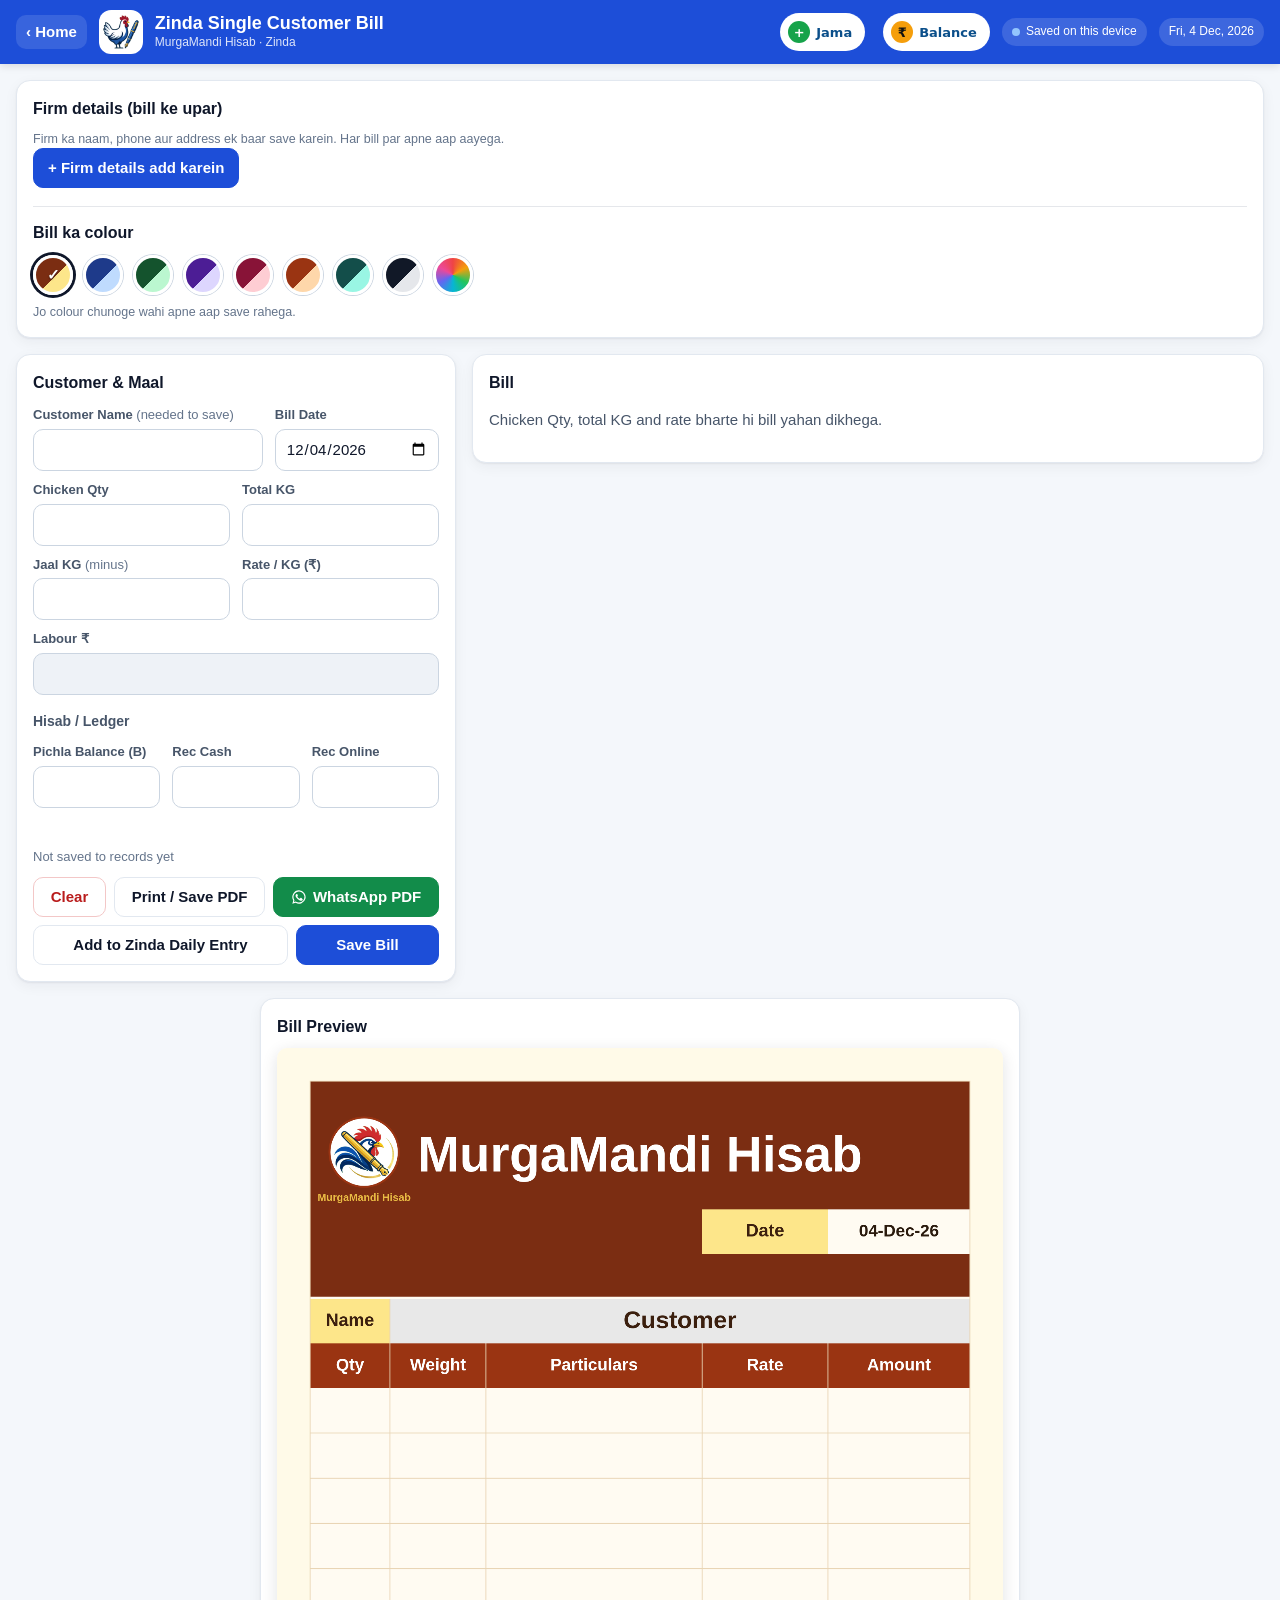
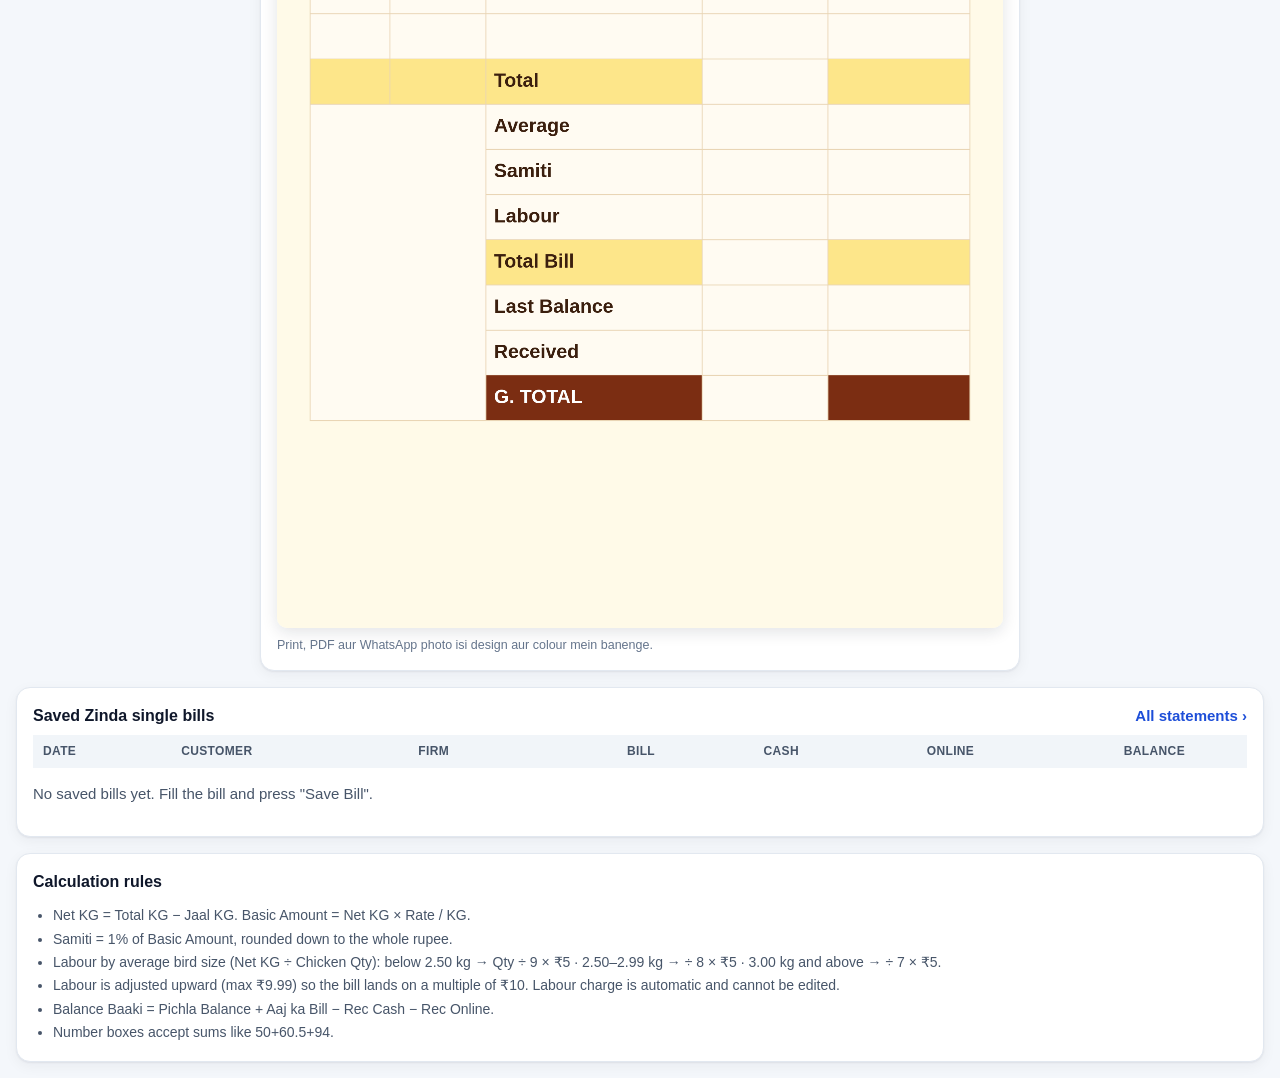
<file: sections/zinda-single/index.html>
<!doctype html>
<html lang="en-IN">
<head>
<meta charset="utf-8">
<meta name="viewport" content="width=device-width,initial-scale=1,viewport-fit=cover">
<meta name="referrer" content="no-referrer">
<title>Zinda Single Customer Bill · MurgaMandi Hisab</title>
<link rel="icon" href="../../assets/icons/logo-64.png" type="image/png">
<link rel="apple-touch-icon" href="../../assets/icons/logo-192.png">
<link rel="stylesheet" href="style.css?v=20261107m">
<link rel="stylesheet" href="../../shared/balance-book.css?v=20261107m">
<link rel="stylesheet" href="../../shared/bill-print.css?v=20261107m">
<link rel="manifest" href="../../manifest.webmanifest">
<meta name="theme-color" content="#1e4fd8">
<script>if("serviceWorker"in navigator)addEventListener("load",function(){navigator.serviceWorker.register("../../sw.js").catch(function(){})});</script>
</head>
<body>
<header class="appbar">
  <div class="appbar-in">
    <a class="back" href="../../index.html" aria-label="Back to home">‹ Home</a>
    <img class="sec-logo" src="../../assets/icons/zinda-bill-256.png" alt="" width="44" height="44">
    <div class="brand"><h1>Zinda Single Customer Bill</h1><p>MurgaMandi Hisab · Zinda</p></div>
    <div class="sp"></div>
    <span class="chip save-state" id="saveState"><span class="dot"></span><span id="saveText">Saved on this device</span></span>
    <span class="chip hide-m" id="todayChip"></span>
  </div>
</header>

<main class="wrap">
  <p class="notice" id="storageNotice" hidden>Auto-save is not available in this browser window, so entries will not survive a refresh.</p>
  <section class="card bp-top" id="firmPanel" aria-label="Firm details and bill colour"></section>

  <section class="single" aria-label="Single customer calculator">
    <div class="card s-in">
      <h3>Customer &amp; Maal</h3>
      <input type="hidden" id="sFirm">
      <div class="fld2">
        <label class="fld"><span>Customer Name <em>(needed to save)</em></span><input id="sName" autocomplete="off" maxlength="80" list="custList"></label>
        <label class="fld"><span>Bill Date</span><input id="sDate" type="date"></label>
      </div>
      <datalist id="custList"></datalist>
      <div class="fld3">
        <label class="fld"><span>Chicken Qty</span><input id="sPieces" class="n" inputmode="numeric" autocomplete="off"></label>
        <label class="fld"><span>Total KG</span><input id="sKgIn" class="n" inputmode="decimal" autocomplete="off"></label>
        <label class="fld"><span>Jaal KG <em>(minus)</em></span><input id="sJaal" class="n" inputmode="decimal" autocomplete="off"></label>
        <label class="fld"><span>Rate / KG (₹)</span><input id="sRate" class="n" inputmode="decimal" autocomplete="off"></label>
        <label class="fld"><span>Labour ₹</span><input id="sLabour" class="n lab-lock" readonly tabindex="-1" aria-readonly="true" title="Labour charge apne aap calculate hota hai"></label>
      </div>
      <h3 class="sub-h">Hisab / Ledger</h3>
      <div class="fld3 led">
        <label class="fld"><span>Pichla Balance (B)</span><input id="sOld" class="n" inputmode="decimal" autocomplete="off"></label>
        <label class="fld"><span>Rec Cash</span><input id="sCash" class="n" inputmode="decimal" autocomplete="off"></label>
        <label class="fld"><span>Rec Online</span><input id="sOnline" class="n" inputmode="decimal" autocomplete="off"></label>
      </div>
      <p class="hint-bal" id="sHint" hidden><span id="sHintT"></span> <button class="link-btn" id="sHintUse" type="button">Use as Pichla Balance</button></p>
      <p class="s-err" id="sErr" role="alert"></p>
      <p class="rec-state" id="sSaved"></p>
      <div class="s-acts">
        <button class="btn danger" id="sClear" type="button">Clear</button>
        <button class="btn" id="sPrint" type="button">Print / Save PDF</button>
        <button class="btn wa" id="sShare" type="button"><img src="../../assets/icons/whatsapp.svg" alt="" width="16" height="16">WhatsApp PDF</button>
        <button class="btn" id="sToDaily" type="button">Add to Zinda Daily Entry</button>
        <button class="btn primary" id="sSave" type="button">Save Bill</button>
      </div>
    </div>
    <div class="card s-out" id="sOut" aria-live="polite"></div>
  </section>

  <section class="bp-wrap" aria-label="Bill preview">
    <div class="card bp-preview"><h3>Bill Preview</h3><div class="bp-canvas" id="billPrev"></div><p class="bp-hint">Print, PDF aur WhatsApp photo isi design aur colour mein banenge.</p></div>
  </section>

  <section class="card recent" aria-labelledby="recH">
    <div class="recent-hd"><h3 id="recH">Saved Zinda single bills</h3><a class="link-btn" href="../statements/index.html">All statements ›</a></div>
    <div class="t-scroll"><table class="rtable"><thead><tr><th>Date</th><th>Customer</th><th>Firm</th><th class="ra">Bill</th><th class="ra">Cash</th><th class="ra">Online</th><th class="ra">Balance</th><th class="ra"><span class="sr">Actions</span></th></tr></thead><tbody id="sRecent"></tbody></table></div>
    <p class="empty" id="sRecentEmpty">No saved bills yet. Fill the bill and press "Save Bill".</p>
  </section>

  <section class="card rules" aria-label="Calculation rules">
    <h3>Calculation rules</h3>
    <ul>
      <li>Net KG = Total KG − Jaal KG. Basic Amount = Net KG × Rate / KG.</li>
      <li>Samiti = 1% of Basic Amount, rounded down to the whole rupee.</li>
      <li>Labour by average bird size (Net KG ÷ Chicken Qty): below 2.50 kg → Qty ÷ 9 × ₹5 · 2.50–2.99 kg → ÷ 8 × ₹5 · 3.00 kg and above → ÷ 7 × ₹5.</li>
      <li>Labour is adjusted upward (max ₹9.99) so the bill lands on a multiple of ₹10. Labour charge is automatic and cannot be edited.</li>
      <li>Balance Baaki = Pichla Balance + Aaj ka Bill − Rec Cash − Rec Online.</li>
      <li>Number boxes accept sums like 50+60.5+94.</li>
    </ul>
  </section>
</main>

<div class="dlg-bg" id="shareDlg"><div class="dlg" role="dialog" aria-labelledby="shT"><h4 id="shT">WhatsApp par kaise bhejna hai?</h4><p>PDF ya Photo chuniye</p><div class="sh-btns"><button class="btn sh-b" id="shPdf" type="button"><span class="sh-i">📄</span>PDF bhejo</button><button class="btn sh-b" id="shImg" type="button"><span class="sh-i">🖼️</span>Photo bhejo</button></div><div class="acts"><button class="btn" id="shNo" type="button">Cancel</button></div></div></div>
<div class="dlg-bg" id="dlg"><div class="dlg" role="alertdialog" aria-labelledby="dlgT"><h4 id="dlgT">Clear this bill?</h4><p id="dlgP">All fields of this bill will be emptied.</p><div class="acts"><button class="btn" id="dlgNo" type="button">Cancel</button><button class="btn danger-fill" id="dlgYes" type="button">Clear</button></div></div></div>
<div class="toast" id="toast" role="status"></div>
<div class="rcpt" id="sReceipt" aria-hidden="true"></div>

<script src="../../shared/storage-service.js?v=20261107m"></script>
<script src="../../shared/data-service.js?v=20261107m"></script>
<script src="../../shared/bill-print.js?v=20261107m"></script>
<script src="../../engines/zinda/calc.js?v=20261107m"></script>
<script src="../../engines/zinda/share.js?v=20261107m"></script>
<script src="../../engines/zinda/keypad.js?v=20261107m"></script>
<script src="../../shared/balance-book.js?v=20261107m"></script>
<script src="script.js?v=20261107m"></script>
</body>
</html>
</file>
<file: style.css>
/* ---------- MurgaMandi Hisab · home page ---------- */
:root{--bg:#F4F7FB;--card:#fff;--ink:#0F172A;--muted:#475569;--faint:#64748B;--line:#E2E8F0;--brand:#1D4ED8;--brand-2:#2563EB;--navy:#0B2A5B;--soft:#EAF2FF;
  --katai:#0B4F8A;--err:#B91C1C;--radius:16px;--shadow:0 1px 2px rgba(15,23,42,.05),0 6px 18px rgba(15,23,42,.06);
  --font:"Segoe UI",Roboto,"Helvetica Neue",Arial,"Noto Sans",sans-serif}
*{box-sizing:border-box}
html{-webkit-text-size-adjust:100%}
body{margin:0;background:var(--bg);color:var(--ink);font:15px/1.5 var(--font)}
button,input{font:inherit;color:inherit}
.sr{position:absolute;width:1px;height:1px;overflow:hidden;clip:rect(0 0 0 0);white-space:nowrap}
[hidden]{display:none!important}
/* header (dark bar, like a shop app) */
.top{background:#0E1B33;color:#fff;position:sticky;top:0;z-index:40;box-shadow:0 2px 10px rgba(0,0,0,.25)}
.top-in{max-width:1200px;margin:0 auto;padding:12px 16px;display:flex;align-items:center;gap:12px}
.brand{display:flex;align-items:center;gap:12px;color:#fff;text-decoration:none;min-width:0}
.logo{border-radius:14px;flex:none;background:#fff;padding:3px;box-sizing:border-box;object-fit:contain;box-shadow:0 0 0 2px rgba(255,255,255,.18)}
.brand-t{display:flex;flex-direction:column;min-width:0}
.brand-t b{font-size:20px;letter-spacing:.02em;line-height:1.15;white-space:nowrap}
.brand-t .acc{color:#F43F3F}
.brand-t small{font-size:11px;letter-spacing:.14em;text-transform:uppercase;opacity:.8;margin-top:3px;white-space:nowrap}
.today{margin-left:auto;font-size:13px;background:rgba(255,255,255,.1);border:1px solid rgba(255,255,255,.18);padding:6px 12px;border-radius:999px;white-space:nowrap}
.menu{max-width:1200px;margin:0 auto;padding:0 8px;display:flex;gap:4px;overflow-x:auto;scrollbar-width:none;border-top:1px solid rgba(255,255,255,.1)}
.menu::-webkit-scrollbar{display:none}
.menu a{flex:none;color:#fff;text-decoration:none;font-weight:700;font-size:14px;letter-spacing:.06em;text-transform:uppercase;padding:12px 10px;border-bottom:3px solid transparent;opacity:.9}
.menu a:hover,.menu a:focus-visible{opacity:1;border-bottom-color:#60A5FA;outline:none}
.menu a[aria-current=page]{border-bottom-color:#F43F3F;opacity:1}
.search{max-width:1200px;margin:0 auto;padding:4px 16px 14px;position:relative}
.search input{width:100%;height:46px;border:0;border-radius:10px;padding:0 50px 0 16px;background:#fff;color:var(--ink);font-size:15px}
.search input:focus{outline:3px solid #60A5FA}
.s-ic{position:absolute;right:22px;top:10px;height:34px;width:34px;display:grid;place-items:center;background:#1D4ED8;border-radius:50%;color:#fff;pointer-events:none}
/* banner */
.banner{background:#DCEBFF;border-top:4px solid #F43F3F}
.slides{position:relative;max-width:1000px;margin:0 auto;aspect-ratio:1600/900;overflow:hidden}
.slide{position:absolute;inset:0;opacity:0;transition:opacity .6s ease;pointer-events:none}
.slide.is-on{opacity:1;pointer-events:auto}
.banner img{display:block;width:100%;height:100%;object-fit:cover}
.b-nav{position:absolute;top:50%;transform:translateY(-50%);width:40px;height:52px;border:0;border-radius:10px;background:rgba(255,255,255,.82);color:#0E1B33;font-size:30px;line-height:1;cursor:pointer;box-shadow:0 2px 8px rgba(0,0,0,.15);z-index:2}
.b-nav:hover{background:#fff}.b-nav:focus-visible{outline:3px solid #60A5FA}
.b-nav.prev{left:10px}.b-nav.next{right:10px}
.dots{position:absolute;left:0;right:0;bottom:8px;display:flex;justify-content:center;gap:8px;z-index:2}
.dots button{width:26px;height:5px;border:0;border-radius:3px;background:rgba(255,255,255,.7);padding:0;cursor:pointer;box-shadow:0 0 0 1px rgba(14,27,51,.25)}
.dots button.on{background:#0E1B33;width:38px}
@media (prefers-reduced-motion:reduce){.slide{transition:none}}
@media (min-width:1001px){.slides{max-width:none;aspect-ratio:2000/667}}
.banner picture{display:block;width:100%;height:100%}
.wrap{max-width:1160px;margin:0 auto;padding:8px 20px 24px}
.sec-h.small{margin:20px 0 10px;font-size:17px}
.sec-h.big{text-align:center;font-size:34px;margin:34px 0 18px;color:#14284B;letter-spacing:-.01em}
.no-match{text-align:center;color:var(--muted)}
.notice{background:#FFF7E6;border:1px solid #F5D9A8;color:#7A4B00;padding:10px 12px;border-radius:10px;margin:0 0 12px;position:relative}
.glance{display:grid;grid-template-columns:repeat(3,minmax(0,1fr));gap:12px}
.g-card{background:var(--card);border:1px solid var(--line);border-radius:14px;box-shadow:var(--shadow);padding:14px 16px;display:flex;flex-direction:column;gap:2px;min-width:0}
.g-l{font-size:12px;font-weight:700;text-transform:uppercase;letter-spacing:.04em;color:var(--faint)}
.g-n{font-size:22px;color:var(--brand);font-variant-numeric:tabular-nums;white-space:nowrap;overflow:hidden;text-overflow:ellipsis}
.g-s{font-size:12px;color:var(--muted);min-height:18px}
.sec-h{margin:26px 0 12px;font-size:19px;color:var(--navy)}
.grid{display:grid;grid-template-columns:repeat(3,minmax(0,1fr));gap:16px}
.tile{position:relative;display:flex;flex-direction:column;gap:8px;padding:20px;border-radius:var(--radius);background:#fff;border:1px solid var(--line);text-decoration:none;color:inherit;box-shadow:var(--shadow);transition:transform .12s,box-shadow .12s,border-color .12s;min-height:200px}
.tile:hover,.tile:focus-visible{transform:translateY(-2px);box-shadow:0 12px 28px rgba(29,78,216,.14);border-color:#93C5FD;outline:none}
.tile:focus-visible{outline:3px solid #93C5FD;outline-offset:2px}
.tile{padding:0;overflow:hidden;gap:0}
.art{display:grid;place-items:center;height:150px;border-bottom:1px solid var(--line)}
.art img{width:72px;height:72px;filter:drop-shadow(0 6px 10px rgba(15,23,42,.18));transition:transform .15s}
.tile:hover .art img{transform:scale(1.08)}
.art-z{background:radial-gradient(circle at 30% 20%,#FFFFFF 0,#DBEAFE 55%,#BFDBFE 100%)}
.art-k{background:radial-gradient(circle at 30% 20%,#FFFFFF 0,#E0F2FE 55%,#BAE6FD 100%)}
.art-e{background:radial-gradient(circle at 30% 20%,#FFFFFF 0,#FEF3C7 55%,#FDE68A 100%)}
.art-r{background:radial-gradient(circle at 30% 20%,#FFFFFF 0,#DCFCE7 55%,#BBF7D0 100%)}
.tile .t,.tile .d,.tile .go{padding:0 18px}
.tile .t{padding-top:14px;text-align:center}
.tile .d{padding-top:6px;text-align:center}
.tile .go{padding-top:10px;padding-bottom:16px;text-align:center}
.tag{position:absolute;top:12px;right:12px;font-size:11px;font-weight:700;letter-spacing:.04em;text-transform:uppercase;color:var(--brand);background:var(--soft);padding:3px 9px;border-radius:999px}
.tag.k{color:var(--katai);background:#E0F2FE}
.tag.b{color:#0B2A5B;background:#E2E8F0}
.t{font-size:18px;font-weight:700;line-height:1.3}
.d{color:var(--muted);font-size:14px;flex:1}
.go{font-weight:700;color:var(--brand)}
.card{background:var(--card);border:1px solid var(--line);border-radius:var(--radius);box-shadow:var(--shadow);padding:18px}
.backup{margin-top:20px;display:flex;align-items:center;gap:16px;flex-wrap:wrap}
.bk-ic{width:56px;height:56px;border-radius:14px;background:var(--soft);display:grid;place-items:center;flex:none}
.bk-t{flex:1;min-width:240px}
.bk-t h2{margin:0;font-size:18px;color:var(--navy)}
.bk-t p{margin:4px 0 0;color:var(--muted);font-size:14px}
.bk-last{font-size:13px!important;color:var(--faint)!important}
.bk-acts{display:flex;gap:10px;flex-wrap:wrap}
.btn{display:inline-flex;align-items:center;justify-content:center;gap:6px;min-height:42px;padding:8px 16px;border-radius:10px;border:1px solid #CBD5E1;background:#fff;font-weight:600;cursor:pointer;white-space:nowrap;color:var(--ink)}
.btn:hover{border-color:#93C5FD;background:#F8FAFC}
.btn:focus-visible,.btn:focus-within{outline:3px solid #93C5FD;outline-offset:1px}
.btn.primary{background:var(--brand);border-color:var(--brand);color:#fff}
.btn.primary:hover{background:var(--brand-2)}
.btn.danger-fill{background:var(--err);border-color:var(--err);color:#fff}
.foot{margin:24px 0 8px;text-align:center;color:var(--faint);font-size:13px}
.toast{position:fixed;left:50%;bottom:24px;transform:translateX(-50%) translateY(20px);opacity:0;pointer-events:none;background:#0F172A;color:#fff;padding:10px 16px;border-radius:10px;font-size:14px;z-index:90;transition:.2s;max-width:90vw;text-align:center}
.toast.show{opacity:1;transform:translateX(-50%) translateY(0)}
.dlg-bg{position:fixed;inset:0;background:rgba(15,23,42,.45);display:none;align-items:center;justify-content:center;z-index:80;padding:16px}
.dlg-bg.show{display:flex}
.dlg{background:#fff;border-radius:16px;padding:20px;max-width:420px;width:100%;box-shadow:0 20px 50px rgba(0,0,0,.25)}
.dlg h4{margin:0 0 6px;font-size:17px}
.dlg p{margin:0 0 14px;color:var(--muted);white-space:pre-line}
.dlg .acts{display:flex;justify-content:flex-end;gap:8px;flex-wrap:wrap}
@media (max-width:980px){.grid{grid-template-columns:repeat(2,minmax(0,1fr))}.glance{grid-template-columns:repeat(2,minmax(0,1fr))}}
@media (max-width:640px){
  .top{position:static}
  .top-in{padding:10px 12px}
  .logo{width:44px;height:44px}
  .brand-t b{font-size:17px}
  .brand-t small{font-size:10px;letter-spacing:.1em}
  .today{display:none}
  .b-nav{width:30px;height:40px;font-size:24px}.b-nav.prev{left:6px}.b-nav.next{right:6px}
  .menu a{font-size:13px;padding:11px 9px}
  .glance>.g-card:last-child{grid-column:1/-1}
  .g-buy{grid-column:1/-1}
  .g-ops button{min-height:38px}
  .search{padding:2px 12px 12px}.s-ic{right:18px;top:8px}
  .wrap{padding:4px 12px 20px}
  .sec-h.big{font-size:26px;margin:26px 0 14px}
  .grid{grid-template-columns:repeat(2,minmax(0,1fr));gap:12px}
  .tile{min-height:0}
  .art{height:112px}.art img{width:54px;height:54px}
  .tile .t{font-size:15px;padding:10px 10px 0}
  .tile .d{display:none}
  .tile .go{padding:6px 10px 12px;font-size:14px}
  .tag{top:8px;right:8px;font-size:10px;padding:2px 7px}
  .g-n{font-size:19px}
  .bk-acts{width:100%}.bk-acts .btn{flex:1}
}
@media (max-width:360px){.brand-t small{display:none}.tile .t{font-size:14px}}

/* picture logos for single-bill tiles */
.art img.art-png{width:96px;height:96px}
@media (max-width:640px){.art img.art-png{width:76px;height:76px}}

.g-buy{border-color:#93C5FD}
.g-buy-row{display:flex;gap:6px;margin:4px 0 2px}
.g-buy-row input{flex:1;min-width:0;min-height:40px;padding:6px 10px;border:2px solid #1D4ED8;border-radius:10px;font-size:18px;font-weight:700;text-align:left;font-variant-numeric:tabular-nums}
.g-buy-btn{min-height:40px;padding:6px 14px;border:0;border-radius:10px;background:#1D4ED8;color:#fff;font-weight:700;cursor:pointer}
.g-pl.profit{background:#ECFDF5;border-color:#6EE7B7}.g-pl.profit .g-n{color:#047857}
.g-pl.loss{background:#FEF2F2;border-color:#FCA5A5}.g-pl.loss .g-n{color:#B91C1C}
.g-ops{display:grid;grid-template-columns:repeat(8,1fr);gap:4px;margin:2px 0}
.g-ops button{min-width:0;padding:0;min-height:32px;border:1px solid #CBD5E1;border-radius:8px;background:#F1F5F9;font-weight:800;font-size:16px;cursor:pointer;color:#0F172A}
.g-ops button:hover{background:#E2E8F0}
.g-ops .eq{background:#DBEAFE;border-color:#93C5FD;color:#1D4ED8}
.g-ops .clr{background:#FEE2E2;border-color:#FCA5A5;color:#B91C1C}
.g-buy-row input.bad{border-color:#B91C1C}

/* phone: never wider than screen (2026-11-06) */
html,body{max-width:100%;overflow-x:clip}
.appbar-in{min-width:0}.appbar .brand{min-width:0}
@media (max-width:420px){#saveState{display:none}}
/* all entries start from left (user 2026-11-06) */ input:not([type=checkbox]):not([type=radio]):not([type=range]),textarea{text-align:left!important}
</file>
<file: sections/expenses/style.css>
/* ---------- Base (each section keeps its own copy so sections stay independent) ---------- */
:root{
  --bg:#F4F7FB;--card:#FFFFFF;--ink:#0F172A;--muted:#475569;--faint:#64748B;--line:#E2E8F0;
  --brand:#1D4ED8;--brand-2:#2563EB;--navy:#0B2A5B;--soft:#EAF2FF;--due:#B45309;--due-soft:#FFF7ED;
  --err:#B91C1C;--err-soft:#FDECEC;--radius:14px;--shadow:0 1px 2px rgba(15,23,42,.05),0 4px 14px rgba(15,23,42,.05);
  --font:"Segoe UI",Roboto,"Helvetica Neue",Arial,"Noto Sans",sans-serif;
}
*{box-sizing:border-box}
html{-webkit-text-size-adjust:100%}
body{margin:0;background:var(--bg);color:var(--ink);font:15px/1.45 var(--font)}
button,input,select,textarea{font:inherit;color:inherit}
.sr{position:absolute;width:1px;height:1px;overflow:hidden;clip:rect(0 0 0 0);white-space:nowrap}
[hidden]{display:none!important}
.appbar{position:sticky;top:0;z-index:20;background:var(--brand);color:#fff;box-shadow:0 2px 8px rgba(0,0,0,.12)}
.appbar-in{max-width:1400px;margin:0 auto;display:flex;align-items:center;gap:12px;padding:10px 16px}
.back{display:inline-flex;align-items:center;gap:6px;color:#fff;text-decoration:none;font-weight:600;padding:6px 10px;border-radius:10px;background:rgba(255,255,255,.14);white-space:nowrap;flex:none}
.back:hover{background:rgba(255,255,255,.24)}
.brand h1{margin:0;font-size:18px;line-height:1.2}
.brand p{margin:0;font-size:12px;opacity:.85}
.appbar .sp{flex:1}
.chip{display:inline-flex;align-items:center;gap:6px;font-size:12px;padding:5px 10px;border-radius:999px;background:rgba(255,255,255,.14);white-space:nowrap}
.wrap{max-width:1400px;margin:0 auto;padding:16px}
.card{background:var(--card);border:1px solid var(--line);border-radius:var(--radius);box-shadow:var(--shadow);padding:16px;min-width:0}
.card h2{margin:0 0 12px;font-size:17px;color:var(--navy)}
.sub-h{margin:18px 0 8px;font-size:15px;color:var(--navy)}
.notice{background:#FFF7E6;border:1px solid #F5D9A8;color:#7A4B00;padding:10px 12px;border-radius:10px;margin:0 0 12px}
.btn{display:inline-flex;align-items:center;justify-content:center;gap:6px;min-height:40px;padding:8px 14px;border-radius:10px;border:1px solid #CBD5E1;background:#fff;font-weight:600;cursor:pointer;white-space:nowrap}
.btn:hover{border-color:#93C5FD;background:#F8FAFC}
.btn:focus-visible,input:focus-visible,select:focus-visible,summary:focus-visible{outline:3px solid #93C5FD;outline-offset:1px}
.btn.primary{background:var(--brand);border-color:var(--brand);color:#fff}
.btn.primary:hover{background:var(--brand-2)}
.btn.danger-fill{background:var(--err);border-color:var(--err);color:#fff}
.btn.sm{min-height:34px;padding:5px 12px;font-size:13.5px}
.btn:disabled{opacity:.5;cursor:not-allowed}
.mini{min-height:32px;padding:4px 10px;border-radius:8px;border:1px solid #CBD5E1;background:#fff;font-weight:600;cursor:pointer;font-size:13px;white-space:nowrap}
.mini:hover{border-color:#93C5FD;background:#F8FAFC}
.mini.danger{color:var(--err);border-color:#F3C7C7}
.fld{display:flex;flex-direction:column;gap:4px;margin:0 0 10px;min-width:0;border:0;padding:0}
.fld>span,.fld>legend{font-size:13px;font-weight:600;color:var(--muted);padding:0}
.fld em{font-style:normal;font-weight:400;color:var(--faint)}
.fld input,.fld select,.fl input,.fl select{min-height:42px;padding:8px 10px;border:1px solid #CBD5E1;border-radius:10px;background:#fff;width:100%;min-width:0}
input.n{text-align:right;font-variant-numeric:tabular-nums}
input.err,select.err{border-color:var(--err)!important;background:var(--err-soft)!important}
.ra{text-align:right}
.muted{color:var(--faint)}
.empty{color:var(--muted);margin:10px 2px}
.toast{position:fixed;left:50%;bottom:24px;transform:translateX(-50%) translateY(20px);opacity:0;pointer-events:none;background:#0F172A;color:#fff;padding:10px 16px;border-radius:10px;font-size:14px;z-index:90;transition:.2s;max-width:90vw;text-align:center}
.toast.show{opacity:1;transform:translateX(-50%) translateY(0)}
.dlg-bg{position:fixed;inset:0;background:rgba(15,23,42,.45);display:none;align-items:center;justify-content:center;z-index:80;padding:16px}
.dlg-bg.show{display:flex}
.dlg{background:#fff;border-radius:16px;padding:20px;max-width:440px;width:100%;box-shadow:0 20px 50px rgba(0,0,0,.25);max-height:90vh;overflow:auto}
.dlg h4{margin:0 0 6px;font-size:17px}
.dlg p{margin:0 0 14px;color:var(--muted)}
.dlg .acts{display:flex;justify-content:flex-end;gap:8px;flex-wrap:wrap}
.kpis{display:grid;grid-template-columns:repeat(5,minmax(0,1fr));gap:12px;margin-bottom:16px}
.kpi{background:#fff;border:1px solid var(--line);border-radius:var(--radius);box-shadow:var(--shadow);padding:14px 16px;display:flex;flex-direction:column;gap:2px;min-width:0;border-top:4px solid var(--brand)}
.kpi .l{font-size:12px;font-weight:700;text-transform:uppercase;letter-spacing:.03em;color:var(--faint)}
.kpi .n{font-size:22px;color:var(--ink);font-variant-numeric:tabular-nums;white-space:nowrap;overflow:hidden;text-overflow:ellipsis}
.kpi .s{font-size:12px;color:var(--muted)}
.t-wrap{overflow-x:auto;-webkit-overflow-scrolling:touch;border:1px solid var(--line);border-radius:12px}
.xtable{width:100%;border-collapse:collapse;font-size:14px}
.xtable th{text-align:left;font-size:12px;text-transform:uppercase;letter-spacing:.03em;color:#fff;background:var(--brand);padding:9px 10px;white-space:nowrap;position:sticky;top:0}
.xtable td{padding:9px 10px;border-top:1px solid var(--line);vertical-align:top;font-variant-numeric:tabular-nums}
.xtable tbody tr:nth-child(even) td{background:#F8FAFC}
.xtable tfoot td,.xtable tr.tot td{font-weight:800;background:var(--soft)!important;border-top:2px solid var(--brand)}
.xtable .nw{white-space:nowrap}
.xtable th.ra,.xtable td.ra{text-align:right}
.xtable .amt{font-weight:700;white-space:nowrap}
.xtable tr.cur td{background:#FEF3C7!important}
.acts-c{white-space:nowrap}
.acts-c .mini+.mini{margin-left:6px}
@media (max-width:1100px){.kpis{grid-template-columns:repeat(3,minmax(0,1fr))}}
@media (max-width:640px){
  .wrap{padding:10px}
  .hide-m{display:none!important}
  .brand h1{font-size:16px}
  .kpis{grid-template-columns:repeat(2,minmax(0,1fr));gap:8px}
  .kpi{padding:10px 12px}
  .kpi .n{font-size:18px}
}

/* ---------- Expense Management section ---------- */
.kpi.cash{border-top-color:#0B2A5B}.kpi.onl{border-top-color:#0369A1}
.ex-main{display:grid;grid-template-columns:minmax(300px,400px) minmax(0,1fr);gap:16px;align-items:start}
.form-card{position:sticky;top:72px}
.form-card.editing{border-color:#F59E0B;box-shadow:0 0 0 3px #FEF3C7}
.f2{display:grid;grid-template-columns:repeat(2,minmax(0,1fr));gap:0 12px}
.modes{flex-direction:row;flex-wrap:wrap;gap:8px}
.modes legend{width:100%;margin-bottom:4px}
.mode{flex:1;position:relative}
.mode input{position:absolute;opacity:0;inset:0;cursor:pointer}
.mode span{display:flex;align-items:center;justify-content:center;min-height:42px;border:1px solid #CBD5E1;border-radius:10px;font-weight:700;color:var(--muted);background:#fff}
.mode input:checked+span{background:var(--soft);border-color:var(--brand);color:var(--brand)}
.mode input:focus-visible+span{outline:3px solid #93C5FD}
.f-err{color:var(--err);font-size:13px;min-height:18px;margin:2px 0 8px}
.f-acts{display:flex;gap:8px;justify-content:flex-end;flex-wrap:wrap}
.cats{margin-top:14px;border-top:1px solid var(--line);padding-top:10px}
.cats summary{cursor:pointer;font-weight:700;color:var(--brand)}
.hint{font-size:13px;color:var(--muted);margin:8px 0}
.cat-add{display:flex;gap:8px}
.cat-add input{flex:1;min-width:0;min-height:40px;padding:8px 10px;border:1px solid #CBD5E1;border-radius:10px}
.cat-list{list-style:none;padding:0;margin:10px 0 0}
.cat-list li{display:flex;justify-content:space-between;align-items:center;gap:8px;padding:6px 0;border-top:1px solid var(--line);font-size:14px}
.list-hd{display:flex;justify-content:space-between;align-items:center;gap:12px;flex-wrap:wrap;margin-bottom:10px}
.list-hd h2{margin:0}
.tabs{display:flex;gap:4px;background:#F1F5F9;padding:4px;border-radius:12px;flex-wrap:wrap}
.tab{border:0;background:transparent;padding:7px 12px;border-radius:9px;font-weight:700;color:var(--muted);cursor:pointer;font-size:14px}
.tab.on{background:#fff;color:var(--brand);box-shadow:0 1px 3px rgba(15,23,42,.12)}
.filters{display:flex;flex-wrap:wrap;gap:10px;margin-bottom:12px}
.fl{display:flex;flex-direction:column;gap:3px;flex:0 1 170px;min-width:130px}
.fl.grow{flex:1 1 200px}
.fl[data-for=month]{flex-basis:190px}
.fl>span{font-size:12px;font-weight:700;color:var(--faint);text-transform:uppercase;letter-spacing:.03em}
.sumbar{display:grid;grid-template-columns:1.6fr repeat(4,minmax(0,1fr));gap:8px;margin-bottom:12px}
.sumbar div{background:var(--soft);border-radius:10px;padding:8px 12px;min-width:0}
.sumbar span{display:block;font-size:11.5px;font-weight:700;text-transform:uppercase;color:var(--faint)}
.sumbar b{font-size:16px;font-variant-numeric:tabular-nums;white-space:nowrap;overflow:hidden;text-overflow:ellipsis;display:block}
.desc small{display:block;color:var(--faint);font-size:12px}
.mode-chip{display:inline-block;font-size:12px;font-weight:700;padding:2px 8px;border-radius:999px}
.mode-chip.cash{background:#E2E8F0;color:#0B2A5B}
.mode-chip.online{background:#E0F2FE;color:#0369A1}
.cat-t{min-width:520px}
.dl{display:flex;flex-wrap:wrap;gap:12px 24px;margin-top:16px;padding-top:14px;border-top:1px solid var(--line)}
.dl-g{display:flex;flex-wrap:wrap;align-items:center;gap:6px}
.dl-l{font-size:13px;font-weight:700;color:var(--navy);margin-right:4px;width:100%}
@media (max-width:980px){
  .ex-main{grid-template-columns:1fr}
  .form-card{position:static}
}
@media (max-width:640px){
  .f2{grid-template-columns:1fr}
  .sumbar{grid-template-columns:repeat(2,minmax(0,1fr))}
  .sumbar div:first-child{grid-column:1/-1}
  .fl{flex:1 1 140px}
  .tabs{width:100%}.tab{flex:1;padding:7px 6px}
  /* history table becomes cards */
  #xTable thead{display:none}
  #xTable,#xTable tbody,#xTable tr,#xTable td,#xTable tfoot{display:block;width:100%}
  .t-wrap:has(#xTable){border:0;overflow:visible}
  #xTable tbody tr{border:1px solid var(--line);border-radius:12px;margin-bottom:8px;padding:6px 10px;background:#fff}
  #xTable tbody tr:nth-child(even) td{background:transparent}
  #xTable td{border:0;padding:3px 0;display:flex;justify-content:space-between;gap:12px;text-align:right}
  #xTable td::before{content:attr(data-label);font-size:12px;font-weight:700;color:var(--faint);text-transform:uppercase;text-align:left;flex:none}
  #xTable td.desc{flex-wrap:wrap}
  #xTable td.acts-c{justify-content:flex-end;padding-top:6px}
  #xTable td.acts-c::before{content:none}
  #xTable tfoot tr{display:flex;justify-content:space-between;border-radius:12px;overflow:hidden;background:var(--soft);border-top:2px solid var(--brand)}
  #xTable tfoot td{background:transparent!important;border-top:0!important}
  #xTable tfoot td{border:0;width:auto}
  #xTable tfoot td:empty{display:none}
}
@media print{body:not(.mmh-printing) .appbar,body:not(.mmh-printing) .form-card,body:not(.mmh-printing) .dl,body:not(.mmh-printing) .filters,body:not(.mmh-printing) .tabs,body:not(.mmh-printing) .acts-c{display:none!important}
  body:not(.mmh-printing) .ex-main{display:block}}
.t-scroll,.t-wrap{position:relative}
@media (max-width:640px){.fl,.fl[data-for=month]{flex:1 1 140px}.fl.grow{flex:1 1 100%}}
@media (max-width:640px){.appbar .brand p{display:none}.appbar .brand h1{font-size:16px;line-height:1.2}.appbar-in{gap:10px}}

/* phone: never wider than screen (2026-11-06) */
html,body{max-width:100%;overflow-x:clip}
.appbar-in{min-width:0}.appbar .brand{min-width:0}
@media (max-width:420px){#saveState{display:none}}
/* all entries start from left (user 2026-11-06) */ input:not([type=checkbox]):not([type=radio]):not([type=range]),textarea{text-align:left!important}
</file>
<file: shared/print.css>
/* MurgaMandi Hisab · print layout for reports made by shared/export-service.js (print option only) */
#mmhPrint{display:none}
@media print{
  body.mmh-printing>*:not(#mmhPrint){display:none!important}
  body.mmh-printing{background:#fff!important;margin:0}
  body.mmh-printing #mmhPrint{display:block;color:#0F172A;font:11px/1.4 "Segoe UI",Roboto,"Noto Sans","Noto Sans Devanagari",Arial,sans-serif}
  @page{size:A4;margin:12mm}
  #mmhPrint .mp-head{display:flex;justify-content:space-between;align-items:center;background:#1D4ED8;color:#fff;padding:10px 14px;border-bottom:3px solid #0B2A5B;-webkit-print-color-adjust:exact;print-color-adjust:exact}
  #mmhPrint .mp-brand{font-size:20px;font-weight:800}
  #mmhPrint .mp-gen{font-size:10px}
  #mmhPrint .mp-title{font-size:18px;margin:12px 0 2px}
  #mmhPrint .mp-sub{margin:0;color:#475569}
  #mmhPrint .mp-period{margin:2px 0 6px;color:#1D4ED8;font-weight:700}
  #mmhPrint .mp-meta{display:grid;grid-template-columns:1fr 1fr;gap:2px 16px;margin:4px 0 8px}
  #mmhPrint .mp-sum{display:grid;grid-template-columns:repeat(4,1fr);gap:6px;margin:8px 0 12px}
  #mmhPrint .mp-box{border-left:3px solid #1D4ED8;background:#EAF2FF;padding:6px 8px;-webkit-print-color-adjust:exact;print-color-adjust:exact}
  #mmhPrint .mp-box span{display:block;font-size:9px;text-transform:uppercase;color:#475569;font-weight:700}
  #mmhPrint .mp-box b{font-size:13px}
  #mmhPrint .mp-h2{font-size:13px;color:#0B2A5B;margin:12px 0 4px}
  #mmhPrint .mp-table{width:100%;border-collapse:collapse;font-size:10px}
  #mmhPrint .mp-table th{background:#1D4ED8;color:#fff;text-align:left;padding:4px 5px;-webkit-print-color-adjust:exact;print-color-adjust:exact}
  #mmhPrint .mp-table td{padding:3px 5px;border-bottom:1px solid #DCE3EE}
  #mmhPrint .mp-table tbody tr:nth-child(even) td{background:#F5F8FC;-webkit-print-color-adjust:exact;print-color-adjust:exact}
  #mmhPrint .mp-table tfoot td{font-weight:800;background:#EAF2FF;border-top:1.5px solid #1D4ED8;-webkit-print-color-adjust:exact;print-color-adjust:exact}
  #mmhPrint .mp-table thead{display:table-header-group}
  #mmhPrint .mp-table tr{break-inside:avoid}
  #mmhPrint .r{text-align:right;white-space:nowrap}
  #mmhPrint .mp-empty{color:#475569;font-style:italic}
  #mmhPrint .mp-note{color:#475569;font-style:italic;margin:8px 0 0}
}
</file>
<file: sections/katai-daily/style.css>
/* ---------- Base (each section keeps its own copy so sections stay independent) ---------- */
:root{
  --bg:#F4F7FB;--card:#FFFFFF;--ink:#0F172A;--muted:#475569;--faint:#64748B;--line:#E2E8F0;
  --brand:#1D4ED8;--brand-2:#2563EB;--brand-soft:#EAF2FF;--due:#B45309;--due-soft:#FFF1E8;
  --err:#B91C1C;--err-soft:#FDECEC;--wa:#128C4A;--radius:14px;--shadow:0 1px 2px rgba(15,23,42,.06),0 4px 14px rgba(15,23,42,.05);
  --font:"Segoe UI",Roboto,"Helvetica Neue",Arial,"Noto Sans",sans-serif;
}
*{box-sizing:border-box}
html{-webkit-text-size-adjust:100%}
body{margin:0;background:var(--bg);color:var(--ink);font:15px/1.45 var(--font)}
button,input,select{font:inherit;color:inherit}
.sr{position:absolute;width:1px;height:1px;overflow:hidden;clip:rect(0 0 0 0);white-space:nowrap}
[hidden]{display:none!important}

.appbar{position:sticky;top:0;z-index:20;background:var(--brand);color:#fff;box-shadow:0 2px 8px rgba(0,0,0,.12)}
.appbar-in{max-width:1400px;margin:0 auto;display:flex;align-items:center;gap:12px;padding:10px 16px}
.back{display:inline-flex;align-items:center;gap:6px;color:#fff;text-decoration:none;font-weight:600;padding:6px 10px;border-radius:10px;background:rgba(255,255,255,.12);white-space:nowrap;flex:none}
.back:hover{background:rgba(255,255,255,.22)}
.brand h1{margin:0;font-size:18px;line-height:1.2}
.brand p{margin:0;font-size:12px;opacity:.85}
.appbar .sp{flex:1}
.chip{display:inline-flex;align-items:center;gap:6px;font-size:12px;padding:5px 10px;border-radius:999px;background:rgba(255,255,255,.14);white-space:nowrap}
.chip .dot{width:8px;height:8px;border-radius:50%;background:#93C5FD}
.chip.off .dot{background:#FCA5A5}

.wrap{max-width:1400px;margin:0 auto;padding:16px}
.card{background:var(--card);border:1px solid var(--line);border-radius:var(--radius);box-shadow:var(--shadow);padding:16px}
.card h3{margin:0 0 12px;font-size:16px}

.btn{display:inline-flex;align-items:center;justify-content:center;gap:6px;min-height:40px;padding:8px 14px;border-radius:10px;border:1px solid var(--line);background:#fff;font-weight:600;cursor:pointer;white-space:nowrap}
.btn:hover{border-color:#CBD5E1;background:#F8FAFC}
.btn:focus-visible,input:focus-visible,select:focus-visible{outline:3px solid #93C5FD;outline-offset:1px}
.btn.primary{background:var(--brand);border-color:var(--brand);color:#fff}
.btn.primary:hover{background:var(--brand-2)}
.btn.danger{color:var(--err);border-color:#F3C7C7}
.btn.danger-fill{background:var(--err);border-color:var(--err);color:#fff}
.btn.wa{background:var(--wa);border-color:var(--wa);color:#fff}

.fld{display:flex;flex-direction:column;gap:4px;margin-bottom:10px}
.fld>span{font-size:13px;font-weight:600;color:var(--muted)}
.fld em{font-style:normal;font-weight:400;color:var(--faint)}
.fld input,.fld select{min-height:42px;padding:8px 10px;border:1px solid #CBD5E1;border-radius:10px;background:#fff;width:100%}
input.n{text-align:right;font-variant-numeric:tabular-nums}
input.err{border-color:var(--err)!important;background:var(--err-soft)!important}

.rc{display:flex;justify-content:space-between;gap:12px;padding:8px 0;border-bottom:1px solid var(--line)}
.rc .k small{display:block;font-size:12px;color:var(--faint)}
.rc .val{font-weight:600;font-variant-numeric:tabular-nums;white-space:nowrap}
.rc.big{border-bottom:0;border-top:2px solid var(--brand);margin-top:4px;padding-top:10px;font-size:18px;font-weight:800;color:var(--brand)}
.rc.big.due-r{border-top-color:var(--due);color:var(--due)}
.words{text-align:right;font-size:12px;color:var(--muted);font-style:italic}
.warn{margin-top:8px;padding:8px 10px;border-radius:8px;background:var(--err-soft);color:var(--err);font-size:13px}
.empty{color:var(--muted)}

.toast{position:fixed;left:50%;bottom:24px;transform:translateX(-50%) translateY(20px);opacity:0;pointer-events:none;background:#0F172A;color:#fff;padding:10px 16px;border-radius:10px;font-size:14px;z-index:90;transition:.2s;max-width:90vw;text-align:center}
.toast.show{opacity:1;transform:translateX(-50%) translateY(0)}
.dlg-bg{position:fixed;inset:0;background:rgba(15,23,42,.45);display:none;align-items:center;justify-content:center;z-index:80;padding:16px}
.dlg-bg.show{display:flex}
.dlg{background:#fff;border-radius:16px;padding:20px;max-width:380px;width:100%;box-shadow:0 20px 50px rgba(0,0,0,.25)}
.dlg h4{margin:0 0 6px;font-size:17px}
.dlg p{margin:0 0 14px;color:var(--muted)}
.dlg .acts{display:flex;justify-content:flex-end;gap:8px}
.sh-btns{display:grid;grid-template-columns:1fr 1fr;gap:10px;margin-bottom:12px}
.sh-b{flex-direction:column;min-height:84px}
.sh-i{font-size:26px}

@media (max-width:640px){
  .wrap{padding:10px}
  .hide-m{display:none!important}
  .brand h1{font-size:16px}
}

/* ---------- Katai theme (separate from Zinda) ---------- */
:root{--brand:#0B4F8A;--brand-2:#0369A1;--brand-soft:#E0F2FE}
.notice{background:#FFF7E6;border:1px solid #F5D9A8;color:#7A4B00;padding:10px 12px;border-radius:10px;margin:0 0 12px}
.sheet-no{margin-left:4px}
.print-head{display:none}
.toast.act{pointer-events:auto}
.toast-btn{margin-left:8px;background:#fff;color:#0F172A;border:0;border-radius:6px;padding:3px 10px;font-weight:700;cursor:pointer}

.toolbar{display:flex;flex-wrap:wrap;gap:8px;align-items:center;margin-bottom:12px;padding:10px}
.toolbar input{min-height:40px;padding:6px 10px;border:1px solid #CBD5E1;border-radius:10px;background:#fff;width:100%}
.search{flex:0 1 220px}.tb-fld{flex:0 1 200px}.tb-date{flex:0 1 160px}
.tb-sp{flex:1}

.rates{margin-bottom:12px}
.rates h3 em{font-style:normal;font-weight:400;color:var(--faint);font-size:13px}
.rate-grid{display:grid;grid-template-columns:repeat(5,minmax(0,1fr));gap:10px}
.rate-box{display:grid;grid-template-columns:1fr 1fr;gap:6px;padding:8px;border:1px solid var(--line);border-radius:10px;background:#F8FAFC}
.rate-box .rb-name{grid-column:1/-1;font-weight:700;font-size:14px}
.rate-box select,.rate-box input{min-height:38px;padding:4px 8px;border:1px solid #CBD5E1;border-radius:8px;background:#fff;width:100%}
.rate-acts{margin-top:10px}

.d-main{display:grid;grid-template-columns:minmax(0,1.15fr) minmax(360px,1fr);gap:12px;align-items:start}
.t-scroll{overflow-x:auto}
table{width:100%;border-collapse:collapse}
th,td{padding:9px 8px;border-bottom:1px solid var(--line);text-align:left;white-space:nowrap;font-variant-numeric:tabular-nums}
th{font-size:12px;text-transform:uppercase;letter-spacing:.03em;color:var(--muted);background:#EEF4FB;position:sticky;top:0}
.ra{text-align:right}
.ctable tbody tr{cursor:pointer}
.ctable tbody tr:hover{background:#F8FAFC}
.ctable tbody tr.sel{background:var(--brand-soft)}
.ctable tfoot td{font-weight:800;background:#EEF4FB;border-bottom:0}
.c-idx{width:36px;color:var(--faint)}
.c-name{white-space:normal;min-width:140px}
.link{background:none;border:0;padding:0;font-weight:700;cursor:pointer;text-align:left;color:var(--ink)}
.link:hover{text-decoration:underline}
.status{margin-left:6px;font-size:11px;padding:1px 6px;border-radius:4px;background:var(--err-soft);color:var(--err)}
.fin{font-weight:700;color:var(--brand)}
.due{font-weight:700;color:#B45309}
.due.adv{color:#1D4ED8}
.c-act{width:80px;text-align:right}
.ic{width:32px;height:32px;border:0;border-radius:8px;background:transparent;cursor:pointer;display:inline-grid;place-items:center;color:var(--muted)}
.ic:hover{background:#EEF4FB}
.ic.del:hover{color:var(--err);background:var(--err-soft)}
.empty-state{color:var(--muted);text-align:center;padding:24px 8px;margin:0}

.editor{position:sticky;top:76px}
.ed-hd{display:flex;justify-content:space-between;align-items:center;margin-bottom:6px}
.ed-hd h3{margin:0}
.btn.icon{min-height:34px;width:34px;padding:0}
.p-table{border:1px solid var(--line);border-radius:12px;overflow:hidden;margin-bottom:12px}
.p-row{display:grid;grid-template-columns:minmax(80px,1.1fr) 76px minmax(70px,1fr) minmax(70px,1fr) minmax(84px,1fr);gap:6px;align-items:center;padding:6px 10px;border-bottom:1px solid var(--line)}
.p-row:last-child{border-bottom:0}
.p-head{background:#EEF4FB;font-size:12px;font-weight:700;color:var(--muted);text-transform:uppercase}
.p-row.on{background:var(--brand-soft)}
.p-name{font-weight:700}
.p-row select,.p-row input{width:100%;min-height:38px;padding:5px 8px;border:1px solid #CBD5E1;border-radius:8px;background:#fff}
.p-amt{text-align:right;font-weight:700;color:var(--brand);white-space:nowrap}
.led-grid{display:grid;grid-template-columns:repeat(3,minmax(0,1fr));gap:0 10px}
.rc.big{color:var(--brand);border-top-color:var(--brand)}
.s-err{color:var(--err);font-size:13px;min-height:18px;margin:8px 0}
.acts{display:flex;flex-wrap:wrap;gap:8px}
.acts .btn{flex:1 1 auto}

.ptotals{margin-top:12px}
.ptable tr.zero td{color:var(--faint)}
.ptable tr.tot td{font-weight:800;background:#EEF4FB;border-bottom:0}

.kpis{margin-top:12px;display:grid;grid-template-columns:repeat(3,minmax(0,1fr)) minmax(0,1.6fr);gap:12px}
.kpi .l{font-size:12px;color:var(--muted);text-transform:uppercase;font-weight:600;letter-spacing:.03em}
.kpi .n{font-size:22px;font-weight:800;margin-top:4px;white-space:nowrap}
.kpi .w2{font-size:12px;color:var(--muted)}
.due-k .n{color:#B45309}
.grand{background:var(--brand);border-color:var(--brand);color:#fff}
.grand .l{font-size:12px;text-transform:uppercase;letter-spacing:.06em;opacity:.9;font-weight:600}
.grand .n{font-size:32px;font-weight:800}
.grand .w{font-size:12px;opacity:.85}

@media (max-width:1100px){.rate-grid{grid-template-columns:repeat(3,minmax(0,1fr))}}
@media (max-width:900px){
  .d-main{grid-template-columns:minmax(0,1fr)}
  .editor{position:static}
  .kpis{grid-template-columns:1fr 1fr}
  .grand{grid-column:1/-1}
}
@media (max-width:640px){
  .toolbar{display:grid;grid-template-columns:1fr 1fr}
  .toolbar .search,.toolbar .tb-fld{grid-column:1/-1}
  .toolbar .tb-date{grid-column:1/-1}
  .toolbar .tb-sp{display:none}
  .toolbar #btnAdd{grid-column:1/-1;min-height:46px}
  .rate-grid{grid-template-columns:1fr 1fr}
  .p-head{display:none}
  .p-row{grid-template-columns:1fr 1fr 1fr;grid-template-areas:"name name amt" "unit qty rate";row-gap:4px}
  .p-name{grid-area:name}.p-unit{grid-area:unit}.p-qty{grid-area:qty}.p-rate{grid-area:rate}.p-amt{grid-area:amt}
  .p-qty::before{content:"Qty";display:block;font-size:11px;color:var(--muted)}
  .p-rate::before{content:"Rate ₹";display:block;font-size:11px;color:var(--muted)}
  .p-unit::before{content:"Unit";display:block;font-size:11px;color:var(--muted)}
  .led-grid{grid-template-columns:1fr}
  .ctable th:nth-child(5),.ctable td:nth-child(5),.ctable th:nth-child(6),.ctable td:nth-child(6){display:none}
}

@media print{
  @page{size:A4 portrait;margin:10mm}
  *{-webkit-print-color-adjust:exact;print-color-adjust:exact}
  body{background:#fff;font-size:11px}
  .appbar,.toolbar,.rates,.editor,.toast,.dlg-bg,.notice,.c-act,.status,.empty-state{display:none!important}
  .print-head{display:flex;justify-content:space-between;align-items:flex-end;border-bottom:2px solid #0B4F8A;padding-bottom:6px;margin-bottom:8px}
  .print-head h2{margin:0;font-size:16px;color:#0B4F8A}
  .print-head p{margin:0;font-size:11px}
  .wrap{padding:0;max-width:none}
  .d-main{display:block}
  .card{box-shadow:none;border-color:#ccc;padding:8px}
  .ctable tbody tr[hidden]{display:none}
  th{position:static}
  th,td{padding:4px 6px}
  .ctable td:nth-child(5),.ctable td:nth-child(6),.ctable th:nth-child(5),.ctable th:nth-child(6){display:table-cell!important}
  .kpis{grid-template-columns:repeat(4,1fr);gap:6px;break-inside:avoid}
  .grand{background:#fff!important;color:#0B4F8A;border:2px solid #0B4F8A}
  .grand .n{font-size:18px}.kpi .n{font-size:14px}
  tr{break-inside:avoid}
}

/* ---------- Saved records (this section) ---------- */
.rec-meta{margin:-6px 0 10px;font-size:13px;font-weight:600;color:#1D4ED8}
.rec-meta.warn-t{color:#B45309}
.rec-chip{display:inline-block;margin-left:6px;font-size:11px;font-weight:700;padding:1px 7px;border-radius:999px;background:#F1F5F9;color:#475569;vertical-align:middle;white-space:nowrap}
.rec-chip.ok{background:#DBEAFE;color:#1D4ED8}
.rec-chip.chg{background:#FEF3C7;color:#92400E}
.btn.save-rec{background:#0B2A5B;border-color:#0B2A5B}
.btn.save-rec:hover{background:#1E3A8A}
@media print{.rec-meta,.rec-chip{display:none!important}}
.t-scroll,.t-wrap{position:relative}
@media (max-width:640px){
  .toolbar{grid-template-columns:repeat(2,minmax(0,1fr))}
  .toolbar .btn{white-space:normal;min-width:0;text-align:center}
  .toolbar #btnSaveRec{grid-column:1/-1;min-height:46px}
}
@media (max-width:440px){#saveText{display:none}#saveState{padding:6px}}
@media (max-width:640px){.appbar .brand p{display:none}.appbar .brand h1{font-size:16px;line-height:1.2}.appbar-in{gap:10px}}

/* bills sent from Katai Single Customer Bill */
.inbox{display:none;margin:0 0 12px;padding:10px 14px;border:1px solid #86EFAC;background:#F0FDF4;color:#166534;border-radius:12px;font-size:13px}
.inbox.show{display:block}
@media print{.inbox{display:none!important}}

/* ---------- Spreadsheet grid (one row per customer) ---------- */
.gridcard{padding:14px;margin-top:16px}
.g-hd{display:flex;align-items:baseline;gap:12px;flex-wrap:wrap}
.g-hd h3{margin:0}
.g-help{margin:6px 0 10px;font-size:13px;color:var(--muted)}
.g-scroll{overflow:auto;max-height:78vh;border:1px solid var(--line);border-radius:10px}
.gtable{border-collapse:separate;border-spacing:0;font-size:13px;min-width:100%}
.gtable th,.gtable td{border-right:1px solid var(--line);border-bottom:1px solid var(--line);padding:5px;vertical-align:top;background:#fff}
.gtable thead th{position:sticky;top:0;z-index:3;background:#0B4F8A;color:#fff;font-weight:700;text-align:center;white-space:nowrap}
.gtable thead tr.g-rate th{top:44px;background:#E8F0FB;color:var(--ink)}
.gtable thead th small{display:block;font-weight:500;font-size:11px;opacity:.8}
.gtable .g-idx{width:34px;text-align:center;color:var(--faint)}
.gtable .g-nm{position:sticky;left:0;z-index:2;min-width:170px;background:#fff;box-shadow:2px 0 0 var(--line)}
.gtable thead .g-nm{z-index:4;background:#0B4F8A}
.gtable thead tr.g-rate .g-nm{background:#E8F0FB}
.g-rl{font-size:12px;text-align:right!important}
.gtable .g-it{min-width:96px;width:96px}
.gtable .g-x{min-width:130px}
.gtable .g-act{min-width:92px;white-space:nowrap}
.gtable input,.gtable select{width:100%;min-height:32px;padding:4px 6px;border:1px solid #CBD5E1;border-radius:7px;background:#fff;font-size:13px}
.gtable .g-name{font-weight:700}
.gtable .g-q{font-weight:700;margin-bottom:3px}
.gtable .g-r{font-size:12px;color:var(--muted);background:#F8FAFC}
.gtable .g-dr{text-align:right}
.g-amt{display:block;text-align:right;font-size:12px;font-weight:700;color:#0B4F8A;min-height:16px;margin-top:2px}
.g-amt.bad{color:var(--err)}
.gtable td.g-it.on{background:#F3F8FF}
.g-pay select{margin-bottom:3px}
.g-sub{display:block;font-size:11px;color:var(--faint);margin-top:2px}
.g-sub.bad{color:var(--err)}
.g-fin b{display:block;font-size:16px;text-align:right}
.g-fin b.dr{color:var(--due)}
.g-fin b.cr{color:#047857}
.g-fin .g-sub{text-align:right}
.g-wa{min-height:32px;padding:4px 10px;font-size:13px}
.gtable .ic{min-height:32px;width:32px;border:1px solid #F3C7C7;color:var(--err);background:#fff;border-radius:8px;cursor:pointer;margin-left:4px}
.gtable .rec-chip{display:inline-block;margin-top:4px;font-size:11px;padding:1px 7px;border-radius:999px;background:#FEF3C7;color:#92400E}
.gtable .rec-chip.ok{background:#DCFCE7;color:#166534}
.gtable .rec-chip.chg{background:#FFE4E6;color:#9F1239}
.gtable td.ra{text-align:right}
.g-add{margin-top:10px}
.yield{margin-top:16px}
.y-hd{display:flex;justify-content:space-between;align-items:flex-end;gap:12px;flex-wrap:wrap;margin-bottom:10px}
.y-hd h3{margin:0}
.y-live{display:flex;flex-direction:column;gap:4px;font-size:13px;font-weight:600;color:var(--muted)}
.y-live input{min-height:42px;width:200px;padding:8px 10px;border:2px solid #0B4F8A;border-radius:10px;font-size:16px;font-weight:700}
.ptable td.pc{font-weight:800;color:#0B4F8A}
.ptable tr.live td{background:#ECFDF5;font-weight:700}
@media (max-width:700px){.gtable .g-nm{min-width:120px}.gtable .g-it{min-width:84px;width:84px}.y-live input{width:100%}.y-live{width:100%}}
@media print{.gtable input,.gtable select{border:0;padding:0;background:none}.g-act,.g-add,.g-help,.gtable thead tr.g-rate{display:none}.g-scroll{max-height:none;overflow:visible}.gtable thead th,.gtable tfoot td,.gtable .g-nm{position:static}}
.gtable tfoot td{background:#FFF7E6;font-weight:700;white-space:nowrap;vertical-align:middle}
.gtable tfoot .g-ft0 td{border-top:2px solid #0B4F8A}
.gtable tfoot .g-ft2 td{background:#FDE7C3}
.gtable tfoot td.g-nm{background:#FFF7E6}
.gtable tfoot .g-ft2 td.g-nm{background:#FDE7C3}
.gtable tfoot .g-sub{display:inline;margin:0}
.gtable thead tr:first-child th{height:44px}
.gtable tfoot td.g-x{white-space:normal;font-size:12px;max-width:170px}
.gtable td.g-x,.gtable th.g-x{width:150px;max-width:170px}
.gtable td input,.gtable td select{display:block}
.gtable .g-nm .rec-chip{display:inline-block}
.gtable tfoot td.g-note{font-weight:600;color:var(--muted);font-size:11px}

/* ---------- Compact: whole grid fits a laptop screen (user 2026-11-06) ---------- */
.gridcard{padding:10px}
.g-scroll{max-height:none}
.gtable{table-layout:fixed;width:100%;min-width:900px;font-size:12px}
.gtable th,.gtable td{padding:3px}
.gtable thead th{font-size:10.5px;line-height:1.15;white-space:normal;letter-spacing:0}
.gtable thead tr:first-child th{height:34px}
.gtable thead tr.g-rate th{top:34px}
.gtable .g-nm{width:10%;min-width:0}
.gtable .g-it{width:5.6%;min-width:0}
.gtable td.g-x,.gtable th.g-x{width:7.4%;min-width:0;max-width:none}
.gtable .g-act{width:3.6%;min-width:0;white-space:normal;text-align:center}
.gtable input,.gtable select{min-height:26px;padding:2px 4px;font-size:12px;border-radius:5px}
.gtable select{padding:2px 1px}
.gtable .g-q{margin-bottom:2px}
.g-amt{font-size:10.5px;margin-top:1px;white-space:nowrap;overflow:hidden;text-overflow:ellipsis}
.g-sub{font-size:10px;margin-top:1px}
.gtable .rec-chip{font-size:10px;padding:0 5px;margin-top:2px}
.g-fin b{font-size:13px;white-space:nowrap;overflow:hidden;text-overflow:ellipsis}
.g-tag{display:block;text-align:right;font-size:9.5px;font-weight:800;margin-top:1px;color:var(--faint)}
.g-tag.dr{color:var(--due)}.g-tag.cr{color:#047857}
.g-wa{min-height:26px;width:100%;padding:2px;justify-content:center}
.g-wa img{width:15px;height:15px}
.gtable .ic{min-height:24px;width:100%;margin:3px 0 0;font-size:11px}
.gtable tfoot td{font-size:11.5px;white-space:nowrap;overflow:hidden;text-overflow:ellipsis}
.gtable tfoot td.g-x{max-width:none;font-size:11.5px}
.gtable tfoot td.g-fx small{display:block;font-size:9.5px;font-weight:600;color:var(--muted)}
.gtable tfoot td.g-fx b{display:block}
.gtable tfoot td.g-fx.dr b{color:var(--due)}.gtable tfoot td.g-fx.cr b{color:#047857}
@media (min-width:1300px){.gtable{font-size:13px}.gtable thead th{font-size:11.5px}.gtable input,.gtable select{font-size:13px;min-height:30px}.g-amt{font-size:11.5px}.g-fin b{font-size:15px}}
.gtable thead th{overflow-wrap:anywhere}
@media (max-width:1299px){.gtable tfoot td.g-it{font-size:10.5px;padding:3px 2px}.gtable thead th{font-size:9.5px}}
.gtable tfoot td.g-x{white-space:normal;overflow:visible}
.g-hd .y-live{margin-left:auto;flex-direction:row;align-items:center;gap:8px}
.g-hd .y-live input{width:130px;min-height:36px;font-size:15px;padding:4px 8px}
.gtable tfoot .g-ft3 td{background:#E0F2FE;border-top:1px solid #7DD3FC}
.gtable tfoot .g-ft3 td.g-pc{color:#0B4F8A;font-weight:800}
@media (max-width:700px){.g-hd .y-live{margin-left:0;width:100%;flex-direction:column;align-items:stretch}.g-hd .y-live input{width:100%}}
@media (max-width:1299px){.gtable thead th.g-it{overflow-wrap:normal;font-size:9px;padding:3px 1px;letter-spacing:-.02em}}
.exportbar{margin-top:16px}
.exportbar h3{margin:0 0 10px}
.ex-btns{display:flex;flex-wrap:wrap;gap:8px}
@media (max-width:600px){.ex-btns .btn{flex:1 1 45%}}
@media print{.exportbar{display:none!important}}
.gtable .ic.del{display:inline-flex;align-items:center;justify-content:center;border-color:#E2E8F0;color:#64748B}
.gtable .ic.del:hover{color:var(--err);border-color:#F3C7C7;background:#FEF2F2}
.gtable .g-nmw{display:flex;align-items:center;gap:5px}
.gtable .g-nmw .g-name{flex:1;min-width:0}
.gtable .g-sn{flex:none;min-width:20px;height:20px;padding:0 4px;border-radius:6px;background:#EEF4FB;color:#0B4F8A;font-weight:700;font-size:11px;display:inline-flex;align-items:center;justify-content:center}
/* rows scroll inside the grid like Zinda Daily (user 2026-11-06) */
@media (min-width:768px){.g-scroll{max-height:calc(100vh - 200px);min-height:360px;overflow:auto}}
.gtable thead{position:sticky;top:0;z-index:5}
.gtable thead th{position:static}
.gtable thead th.g-nm{position:sticky;left:0}
@media print{.g-scroll{max-height:none!important;overflow:visible!important}.gtable thead{position:static}}

/* phone: each customer is a card, like Zinda Daily (user 2026-11-06) */
@media (max-width:767px){
  .g-scroll{border:0;overflow:visible;max-height:none}
  .gtable{display:block;min-width:0!important;width:100%;table-layout:auto;font-size:14px}
  .gtable thead{display:none}
  .gtable tbody,.gtable tfoot{display:block}
  .gtable tbody tr{display:grid;grid-template-columns:1fr 1fr;gap:10px 10px;border:1px solid #CFE0F5;border-radius:14px;padding:12px;margin:0 0 12px;background:#fff;box-shadow:0 1px 3px rgba(15,23,42,.06)}
  .gtable tbody td,.gtable tfoot td{display:block;border:0!important;padding:0!important;width:auto!important;min-width:0!important;position:static!important;box-shadow:none!important;background:none}
  .gtable td[data-l]::before{content:attr(data-l);display:block;font-size:12.5px;font-weight:700;color:#475569;margin-bottom:4px;grid-column:1/-1}
  .gtable tbody td.g-nm{grid-column:1/-1;order:-2}
  .gtable tbody td.g-act{grid-column:1/-1;order:-1;display:flex;justify-content:flex-end;gap:8px;margin-top:-6px}
  .gtable tbody td.g-it{display:grid;grid-template-columns:1fr 1fr;gap:6px;background:#F8FAFC;border-radius:10px;padding:8px!important}
  .gtable tbody td.g-it .g-amt{grid-column:1/-1;text-align:right}
  .gtable tbody td.g-it.on{background:#ECFDF3}
  .gtable tbody td.g-x{grid-column:span 1}
  .gtable tbody td.g-fin{grid-column:1/-1;background:#FFF7E6;border-radius:10px;padding:10px!important;text-align:right}
  .gtable input,.gtable select{min-height:42px;font-size:16px;padding:6px 8px;border-radius:8px}
  .gtable .g-q{margin:0}
  .gtable .g-name{font-weight:700}
  .gtable .g-sn{min-width:30px;height:30px;font-size:14px;border-radius:50%;background:#0B4F8A;color:#fff}
  .gtable .g-pay select{margin-bottom:6px}
  .gtable .g-wa,.gtable .ic.del{min-width:40px;min-height:40px}
  .gtable tfoot tr{display:grid;grid-template-columns:1fr 1fr 1fr;gap:6px;border-radius:12px;padding:10px;margin:0 0 10px;background:#FFF7E6}
  .gtable tfoot tr.g-ft2{background:#FDE7C3}
  .gtable tfoot tr.g-ft3{background:#E0F0FC}
  .gtable tfoot td.g-nm{grid-column:1/-1;font-weight:800;font-size:15px;background:none!important}
  .gtable tfoot td.g-it{font-size:13px;text-align:left}
  .gtable tfoot td.g-it::before{font-size:11px;margin-bottom:1px}
  .gtable tfoot td.g-act{display:none}
  .gtable tfoot td.g-fx{grid-column:span 1}
}
@media (max-width:767px){
  .gtable tbody td.g-act>*{flex:0 0 auto;width:44px;padding:0}
  .gtable tfoot td.g-fx{text-align:left}
}
@media (max-width:900px){.kpis{grid-template-columns:minmax(0,1fr) minmax(0,1fr)}.kpis .card{min-width:0;overflow-wrap:anywhere}}
/* Compact phone card (user 2026-11-06: Zinda jaisa chhota, modern) */
@media (max-width:767px){
  .gtable tbody tr{grid-template-columns:repeat(4,minmax(0,1fr));gap:8px 6px;padding:10px;border-radius:12px;margin-bottom:10px}
  .gtable tbody td.g-nm{grid-column:1/4;order:-2;align-self:center}
  .gtable tbody td.g-nm .rec-chip:empty{display:none}
  .gtable tbody td.g-act{grid-column:4/5;order:-1;margin:0;gap:4px;align-items:center}
  .gtable tbody td.g-act>*{width:36px;min-width:36px;min-height:36px;height:36px}
  .gtable .g-nmw{display:flex;align-items:center;gap:6px}
  .gtable .g-name{min-height:38px;font-size:15px}
  .gtable .g-sn{min-width:26px;height:26px;font-size:12.5px;flex:0 0 auto;display:inline-flex;align-items:center;justify-content:center}
  .gtable tbody td.g-it{grid-column:span 2;gap:4px;padding:5px 6px 6px!important;border-radius:9px;grid-template-columns:1fr 1fr}
  .gtable tbody td.g-it::before{font-size:11.5px;margin-bottom:0;color:#334155}
  .gtable tbody td.g-it .g-amt{font-size:11.5px;line-height:1.1;color:#047857}
  .gtable tbody td.g-it .g-amt:empty{display:none}
  .gtable input,.gtable select{min-height:36px;height:36px;font-size:15px;padding:4px 7px}
  .gtable td[data-l]::before{font-size:11.5px;margin-bottom:2px}
  .gtable tbody td.g-x:not(.g-pay):not(.g-fin){grid-column:span 1}
  .gtable tbody td.g-pay{grid-column:span 2;display:grid;grid-template-columns:1fr 1fr;gap:4px}
  .gtable tbody td.g-pay::before{grid-column:1/-1}
  .gtable .g-pay select{margin:0;padding-right:2px}
  .gtable .g-sub:empty{display:none}
  .gtable .g-sub{font-size:11px;grid-column:1/-1}
  .gtable tbody td.g-fin{grid-column:span 1;padding:4px 6px!important;font-size:12px;line-height:1.2;border-radius:9px}
  .gtable tbody td.g-fin::before{font-size:10.5px;margin-bottom:1px;content:'Final'}
  .gtable tbody td.g-fin *{font-size:inherit}
  .gtable tbody td.g-fin b,.gtable tbody td.g-fin strong{font-size:14px}
}
@media (max-width:767px){
  .gtable tbody td.g-it{align-content:start}
  .gtable tbody td.g-x:not(.g-pay):not(.g-fin)::before{content:'Pichla'}
  .gtable tbody td.g-pay::before{content:'Payment'}
  .gtable tbody td.g-fin{overflow-wrap:anywhere;font-size:11px}
  .gtable tbody td.g-fin b,.gtable tbody td.g-fin strong{font-size:13px}
  .gtable tbody td.g-nm .rec-chip{margin-top:2px;display:inline-block}
}
@media (max-width:767px){.gtable tbody td.g-fin,.gtable tbody td.g-fin *{white-space:normal!important;max-width:100%}}
@media (max-width:767px){.gtable tbody td.g-pay{align-content:start}}

/* phone: never wider than screen (2026-11-06) */
html,body{max-width:100%;overflow-x:clip}
.appbar-in{min-width:0}.appbar .brand{min-width:0}
@media (max-width:420px){#saveState{display:none}}
/* numbers on left (user 2026-11-06) */ input.n,.gtable input{text-align:left}
/* all entries start from left (user 2026-11-06) */ input:not([type=checkbox]):not([type=radio]):not([type=range]),textarea{text-align:left!important}
/* 2026-11-07: compact phone totals (user: too long on phone) */
@media (max-width:767px){
  .gtable tfoot tr{grid-template-columns:repeat(4,minmax(0,1fr));gap:4px 6px;padding:8px 10px;margin-bottom:8px;border-radius:10px}
  .gtable tfoot td.g-nm{font-size:14px;margin-bottom:2px}
  .gtable tfoot td{font-size:12.5px!important;line-height:1.2;font-weight:700}
  .gtable tfoot td[data-l]::before{font-size:10px!important;font-weight:600;margin-bottom:0;white-space:nowrap;overflow:hidden;text-overflow:ellipsis;color:#64748B}
  .gtable tfoot td.g-x,.gtable tfoot td.g-fx{grid-column:span 2}
  .gtable tfoot *{font-size:inherit}
}
/* 2026-11-07b: totals as clear boxes (items in white boxes, summary boxes on own row) */
@media (max-width:767px){
  .gtable tfoot tr{gap:6px;padding:10px}
  .gtable tfoot td.g-it{background:#fff!important;border:1px solid rgba(15,23,42,.10)!important;border-radius:8px;padding:5px 6px!important;text-align:center!important}
  .gtable tfoot td.g-it::before{text-align:center}
  .gtable tfoot td.g-it+td:not(.g-it){grid-column:1/span 2}
  .gtable tfoot td:not(.g-it):not(.g-nm):not(.g-act){background:rgba(255,255,255,.65)!important;border:1px solid rgba(15,23,42,.18)!important;border-left:4px solid #0B4F8A!important;border-radius:8px;padding:6px 8px!important;font-size:14px!important}
  .gtable tfoot td:not(.g-it):not(.g-nm)::before{font-size:11px!important;color:#334155}
  .gtable tfoot td.g-it+td:not(.g-it){margin-top:4px}
  .gtable tfoot td.g-it+td:not(.g-it)+td{margin-top:4px}
}
@media (max-width:767px){.gtable tbody td.g-x:not(.g-pay):not(.g-fin)::before{content:'Pichla Balance';white-space:nowrap;overflow:hidden;text-overflow:ellipsis;font-size:10.5px}}
@media (max-width:767px){.gtable tbody td.g-x:not(.g-pay):not(.g-fin){grid-column:span 2}.gtable tbody td.g-x:not(.g-pay):not(.g-fin)::before{font-size:11.5px}.gtable tbody td.g-fin{grid-column:1/-1;display:flex;gap:8px;align-items:baseline;flex-wrap:wrap;font-size:12.5px}.gtable tbody td.g-fin::before{content:'Final';margin:0}}
/* 2026-11-07c: 5 items per line in phone totals */
@media (max-width:767px){
  .gtable tfoot tr{grid-template-columns:repeat(5,minmax(0,1fr));gap:5px;padding:8px}
  .gtable tfoot td.g-it{padding:4px 2px!important;font-size:12px!important}
  .gtable tfoot td.g-it::before{font-size:9.5px!important;letter-spacing:-.1px}
  .gtable tfoot td.g-it+td:not(.g-it){grid-column:1/span 2}
  .gtable tfoot td.g-it+td:not(.g-it)+td{grid-column:span 3}
  .gtable tfoot td.g-it+td:not(.g-it)+td+td{grid-column:1/-1}
}
@media (max-width:767px){.gtable tfoot td.g-it::before{white-space:normal!important;overflow:visible!important;line-height:1.05;min-height:2.1em;display:flex!important;align-items:center;justify-content:center}}
</file>
<file: shared/balance-book.css>
/* MurgaMandi Hisab · Customer Balance book (shared/balance-book.js) */
.bb-fab{position:fixed;right:14px;bottom:calc(16px + env(safe-area-inset-bottom,0px));z-index:60;display:flex;align-items:center;gap:6px;padding:10px 14px 10px 10px;border:0;border-radius:999px;background:#0B4F8A;color:#fff;font:600 14px/1 system-ui,-apple-system,"Segoe UI",Roboto,sans-serif;box-shadow:0 6px 18px rgba(11,79,138,.35);cursor:pointer}
.bb-fab .bb-r{display:inline-grid;place-items:center;width:24px;height:24px;border-radius:50%;background:#F59E0B;color:#111;font-weight:800}
.bb-fab:active{transform:scale(.97)}
.bb-ov{position:fixed;inset:0;z-index:80;display:none;align-items:flex-end;justify-content:center;background:rgba(15,23,42,.45)}
.bb-ov.show{display:flex}
body.bb-lock{overflow:hidden}
.bb-pn{width:100%;max-width:640px;max-height:92vh;overflow:auto;background:#fff;color:#0f172a;border-radius:16px 16px 0 0;padding:14px 14px calc(18px + env(safe-area-inset-bottom,0px));box-sizing:border-box;font:14px/1.4 system-ui,-apple-system,"Segoe UI",Roboto,sans-serif}
@media(min-width:700px){.bb-ov{align-items:center}.bb-pn{border-radius:16px}}
.bb-hd{display:flex;align-items:center;justify-content:space-between;gap:8px}
.bb-hd h2{margin:0;font-size:18px}
.bb-x{border:0;background:#f1f5f9;width:34px;height:34px;border-radius:50%;font-size:22px;line-height:1;cursor:pointer;color:#334155}
.bb-sub{margin:6px 0 12px;color:#475569;font-size:13px}
.bb-form{display:grid;grid-template-columns:1fr 1fr;gap:8px}
.bb-form input,.bb-form select,.bb-q{width:100%;box-sizing:border-box;padding:10px;border:1px solid #cbd5e1;border-radius:10px;font:inherit;background:#fff;color:inherit;min-width:0}
.bb-form input:first-child{grid-column:1/-1}
.bb-form .btn{grid-column:1/-1}
@media(min-width:560px){.bb-form{grid-template-columns:2fr 1fr 1.4fr auto}.bb-form input:first-child,.bb-form .btn{grid-column:auto}}
.bb-imp{display:flex;flex-wrap:wrap;align-items:center;gap:8px;margin:12px 0;padding:10px;border:1px dashed #94a3b8;border-radius:10px;background:#f8fafc}
.bb-imp small{flex:1 1 200px;color:#64748b;font-size:12px}
.bb-prev{margin:0 0 12px;padding:10px;border:1px solid #fcd34d;border-radius:10px;background:#fffbeb}
.bb-prev table{margin:8px 0}
.bb-row{display:flex;gap:8px}
.bb-q{margin:4px 0 8px}
.bb-tot{font-size:13px;color:#334155;margin-bottom:6px;font-weight:600}
.bb-list{overflow-x:auto}
.bb-pn table{width:100%;border-collapse:collapse;font-size:13px}
.bb-pn th{text-align:left;font-size:12px;color:#64748b;font-weight:600;border-bottom:1px solid #e2e8f0;padding:6px 4px}
.bb-pn td{border-bottom:1px solid #f1f5f9;padding:7px 4px;vertical-align:middle}
.bb-n{font-weight:600;word-break:break-word}
.bb-a{text-align:right;white-space:nowrap;font-weight:700;color:#B45309}
.bb-a.adv{color:#047857}
.bb-d{color:#64748b;font-size:12px;white-space:nowrap}
.bb-n .bb-d{display:block;font-weight:400;font-size:11px}
.bb-fab.bb-top{position:static;flex:0 0 auto;margin-left:auto;padding:7px 12px 7px 7px;font-size:13px;box-shadow:none;background:#fff;color:#0B4F8A;border:1px solid rgba(255,255,255,.6)}
.bb-fab.bb-top .bb-r{width:22px;height:22px}
@media(max-width:480px){.bb-fab.bb-top{padding:3px;gap:0;border-width:2px}.bb-fab.bb-top>span:last-child{display:none}.bb-fab.bb-top .bb-r{width:30px;height:30px;font-size:16px}}
.bb-fab.up{bottom:calc(92px + env(safe-area-inset-bottom,0px))}
.bb-act{text-align:right;white-space:nowrap}
.bb-sm{padding:5px 9px;font-size:12px;margin-left:4px}
.bb-empty{color:#64748b;text-align:center;padding:16px 0}
.bb-auto{display:block;font-size:11px;color:#047857;margin-top:2px}

.bb-pk{position:fixed;z-index:70;max-height:46vh;overflow:auto;background:#fff;border:1px solid #cbd5e1;border-radius:10px;box-shadow:0 10px 24px rgba(15,23,42,.18);font:14px/1.3 system-ui,-apple-system,"Segoe UI",Roboto,sans-serif;color:#0f172a}
.bb-pk[hidden]{display:none}
.bb-pk-i{display:flex;justify-content:space-between;gap:10px;padding:11px 12px;border-bottom:1px solid #f1f5f9;cursor:pointer}
.bb-pk-i:active,.bb-pk-i:hover{background:#eff6ff}
.bb-pk-i span{font-weight:600;word-break:break-word}
.bb-pk-i b{white-space:nowrap;color:#B45309}.bb-pk-i b.adv{color:#047857}
.bb-pk-new{padding:8px 12px;font-size:12px;color:#64748b;background:#f8fafc;border-bottom:1px solid #e2e8f0}
@media print{.bb-pk{display:none!important}}
@media print{.bb-fab,.bb-ov{display:none!important}}

.bb-totrow{display:flex;align-items:center;gap:8px;justify-content:space-between}
.bb-totrow .bb-tot{flex:1;min-width:0}
.bb-totrow .btn{flex:none}
.dlg-bg.show{z-index:95}

/* Payment Jama */
.bb-fab.bb-jama .bb-r{background:#16A34A;color:#fff}
.bb-fab.bb-top.bb-jama{margin-left:auto;margin-right:6px}
.bb-fab.bb-top.bb-jama+.bb-fab.bb-top{margin-left:0}
.bb-fab.up2{bottom:calc(150px + env(safe-area-inset-bottom,0px))}
.bb-ptop{display:flex;flex-wrap:wrap;align-items:center;justify-content:space-between;gap:8px;margin-bottom:6px}
.bb-dl{font-size:13px;font-weight:600;color:#334155;display:flex;align-items:center;gap:6px}
.bb-dl input{padding:8px;border:1px solid #cbd5e1;border-radius:10px;font:inherit}
.bb-chk{font-size:13px;color:#334155;display:flex;align-items:center;gap:4px}
.bb-ptab td.bb-pin{width:26%;padding:5px 3px}
.bb-pin input{width:100%;box-sizing:border-box;padding:9px 8px;border:1px solid #cbd5e1;border-radius:9px;font:inherit;text-align:right;min-width:0}
.bb-pin input.bad{border-color:#dc2626;background:#fef2f2}
.bb-pfoot{position:sticky;bottom:calc(-18px - env(safe-area-inset-bottom,0px));display:flex;align-items:center;gap:8px;justify-content:space-between;background:#fff;border-top:1px solid #e2e8f0;padding:10px 0;margin-top:6px}
.bb-psum{font-size:13px;font-weight:700;color:#0f172a}
.bb-h3{font-size:14px;margin:14px 0 4px;color:#334155}
.bb-wa{background:#16A34A;color:#fff;border-color:#16A34A}
.bb-pay .bb-act{display:flex;flex-direction:column;gap:4px;align-items:flex-end}
/* all entries start from left (user 2026-11-06) */ input:not([type=checkbox]):not([type=radio]):not([type=range]),textarea{text-align:left!important}
</file>
<file: sections/katai-single/style.css>
/* ---------- Base (each section keeps its own copy so sections stay independent) ---------- */
:root{
  --bg:#F4F7FB;--card:#FFFFFF;--ink:#0F172A;--muted:#475569;--faint:#64748B;--line:#E2E8F0;
  --brand:#1D4ED8;--brand-2:#2563EB;--brand-soft:#EAF2FF;--due:#B45309;--due-soft:#FFF1E8;
  --err:#B91C1C;--err-soft:#FDECEC;--wa:#128C4A;--radius:14px;--shadow:0 1px 2px rgba(15,23,42,.06),0 4px 14px rgba(15,23,42,.05);
  --font:"Segoe UI",Roboto,"Helvetica Neue",Arial,"Noto Sans",sans-serif;
}
*{box-sizing:border-box}
html{-webkit-text-size-adjust:100%}
body{margin:0;background:var(--bg);color:var(--ink);font:15px/1.45 var(--font)}
button,input,select{font:inherit;color:inherit}
.sr{position:absolute;width:1px;height:1px;overflow:hidden;clip:rect(0 0 0 0);white-space:nowrap}
[hidden]{display:none!important}

.appbar{position:sticky;top:0;z-index:20;background:var(--brand);color:#fff;box-shadow:0 2px 8px rgba(0,0,0,.12)}
.appbar-in{max-width:1400px;margin:0 auto;display:flex;align-items:center;gap:12px;padding:10px 16px}
.back{display:inline-flex;align-items:center;gap:6px;color:#fff;text-decoration:none;font-weight:600;padding:6px 10px;border-radius:10px;background:rgba(255,255,255,.12);white-space:nowrap;flex:none}
.back:hover{background:rgba(255,255,255,.22)}
.brand h1{margin:0;font-size:18px;line-height:1.2}
.brand p{margin:0;font-size:12px;opacity:.85}
.appbar .sp{flex:1}
.chip{display:inline-flex;align-items:center;gap:6px;font-size:12px;padding:5px 10px;border-radius:999px;background:rgba(255,255,255,.14);white-space:nowrap}
.chip .dot{width:8px;height:8px;border-radius:50%;background:#93C5FD}
.chip.off .dot{background:#FCA5A5}

.wrap{max-width:1400px;margin:0 auto;padding:16px}
.card{background:var(--card);border:1px solid var(--line);border-radius:var(--radius);box-shadow:var(--shadow);padding:16px}
.card h3{margin:0 0 12px;font-size:16px}

.btn{display:inline-flex;align-items:center;justify-content:center;gap:6px;min-height:40px;padding:8px 14px;border-radius:10px;border:1px solid var(--line);background:#fff;font-weight:600;cursor:pointer;white-space:nowrap}
.btn:hover{border-color:#CBD5E1;background:#F8FAFC}
.btn:focus-visible,input:focus-visible,select:focus-visible{outline:3px solid #93C5FD;outline-offset:1px}
.btn.primary{background:var(--brand);border-color:var(--brand);color:#fff}
.btn.primary:hover{background:var(--brand-2)}
.btn.danger{color:var(--err);border-color:#F3C7C7}
.btn.danger-fill{background:var(--err);border-color:var(--err);color:#fff}
.btn.wa{background:var(--wa);border-color:var(--wa);color:#fff}

.fld{display:flex;flex-direction:column;gap:4px;margin-bottom:10px}
.fld>span{font-size:13px;font-weight:600;color:var(--muted)}
.fld em{font-style:normal;font-weight:400;color:var(--faint)}
.fld input,.fld select{min-height:42px;padding:8px 10px;border:1px solid #CBD5E1;border-radius:10px;background:#fff;width:100%}
input.n{text-align:right;font-variant-numeric:tabular-nums}
input.err{border-color:var(--err)!important;background:var(--err-soft)!important}

.rc{display:flex;justify-content:space-between;gap:12px;padding:8px 0;border-bottom:1px solid var(--line)}
.rc .k small{display:block;font-size:12px;color:var(--faint)}
.rc .val{font-weight:600;font-variant-numeric:tabular-nums;white-space:nowrap}
.rc.big{border-bottom:0;border-top:2px solid var(--brand);margin-top:4px;padding-top:10px;font-size:18px;font-weight:800;color:var(--brand)}
.rc.big.due-r{border-top-color:var(--due);color:var(--due)}
.words{text-align:right;font-size:12px;color:var(--muted);font-style:italic}
.warn{margin-top:8px;padding:8px 10px;border-radius:8px;background:var(--err-soft);color:var(--err);font-size:13px}
.empty{color:var(--muted)}

.toast{position:fixed;left:50%;bottom:24px;transform:translateX(-50%) translateY(20px);opacity:0;pointer-events:none;background:#0F172A;color:#fff;padding:10px 16px;border-radius:10px;font-size:14px;z-index:90;transition:.2s;max-width:90vw;text-align:center}
.toast.show{opacity:1;transform:translateX(-50%) translateY(0)}
.dlg-bg{position:fixed;inset:0;background:rgba(15,23,42,.45);display:none;align-items:center;justify-content:center;z-index:80;padding:16px}
.dlg-bg.show{display:flex}
.dlg{background:#fff;border-radius:16px;padding:20px;max-width:380px;width:100%;box-shadow:0 20px 50px rgba(0,0,0,.25)}
.dlg h4{margin:0 0 6px;font-size:17px}
.dlg p{margin:0 0 14px;color:var(--muted)}
.dlg .acts{display:flex;justify-content:flex-end;gap:8px}
.sh-btns{display:grid;grid-template-columns:1fr 1fr;gap:10px;margin-bottom:12px}
.sh-b{flex-direction:column;min-height:84px}
.sh-i{font-size:26px}

@media (max-width:640px){
  .wrap{padding:10px}
  .hide-m{display:none!important}
  .brand h1{font-size:16px}
}

/* ---------- Katai theme (separate from Zinda) ---------- */
:root{--brand:#0B4F8A;--brand-2:#0369A1;--brand-soft:#E0F2FE}
.notice{background:#FFF7E6;border:1px solid #F5D9A8;color:#7A4B00;padding:10px 12px;border-radius:10px;margin:0 0 12px}
.head-card{margin-bottom:16px;padding-bottom:6px}
.head-grid{display:grid;grid-template-columns:1fr 1fr 200px;gap:0 12px}
.k-main{display:grid;grid-template-columns:minmax(0,1.4fr) minmax(320px,1fr);gap:16px;align-items:start}
.summary{position:sticky;top:76px}
.sub-h{margin-top:16px!important;font-size:14px!important;color:var(--muted)}
.sub-h em{font-style:normal;font-weight:400;color:var(--faint)}
.led-grid{display:grid;grid-template-columns:repeat(3,minmax(0,1fr));gap:0 10px}
.acts{display:flex;flex-wrap:wrap;gap:8px}
.acts .btn{flex:1 1 auto}
.s-err{color:var(--err);font-size:13px;min-height:18px;margin:8px 0}
.hint{margin:10px 0 0;font-size:13px;color:var(--faint)}

.p-table{border:1px solid var(--line);border-radius:12px;overflow:hidden}
.p-row{display:grid;grid-template-columns:minmax(90px,1.2fr) 86px minmax(90px,1fr) minmax(90px,1fr) minmax(100px,1fr);gap:8px;align-items:center;padding:8px 12px;border-bottom:1px solid var(--line)}
.p-row:last-child{border-bottom:0}
.p-head{background:#EEF4FB;font-size:12px;font-weight:700;color:var(--muted);text-transform:uppercase;letter-spacing:.03em}
.p-row.on{background:var(--brand-soft)}
.p-name{font-weight:700}
.p-row select,.p-row input{width:100%;min-height:40px;padding:6px 8px;border:1px solid #CBD5E1;border-radius:9px;background:#fff}
.p-amt{text-align:right;font-weight:700;font-variant-numeric:tabular-nums;white-space:nowrap;color:var(--brand)}
.ra{text-align:right}
.rc.big{color:var(--brand);border-top-color:var(--brand)}

@media (max-width:900px){
  .k-main{grid-template-columns:1fr}
  .summary{position:static}
}
@media (max-width:640px){
  .head-grid{grid-template-columns:1fr}
  .p-head{display:none}
  .p-row{grid-template-columns:1fr 1fr 1fr;grid-template-areas:"name name amt" "unit qty rate";row-gap:6px}
  .p-name{grid-area:name}.p-unit{grid-area:unit}.p-qty{grid-area:qty}.p-rate{grid-area:rate}.p-amt{grid-area:amt}
  .p-qty::before{content:"Qty";display:block;font-size:11px;color:var(--muted)}
  .p-rate::before{content:"Rate ₹";display:block;font-size:11px;color:var(--muted)}
  .p-unit::before{content:"Unit";display:block;font-size:11px;color:var(--muted)}
  .led-grid{grid-template-columns:1fr}
}

/* ---------- Printed receipt ---------- */
.rcpt{display:none}
@media print{
  @page{size:A4 portrait;margin:12mm}
  *{-webkit-print-color-adjust:exact;print-color-adjust:exact}
  body.print-rcpt > *:not(.rcpt){display:none !important}
  body.print-rcpt{background:#fff;font-size:13px}
  body.print-rcpt .rcpt{display:block;max-width:160mm;margin:0 auto;color:#111}
  .rcpt .rh{display:flex;justify-content:space-between;align-items:flex-end;border-bottom:2.5px solid #0B4F8A;padding-bottom:6px}
  .rcpt .rh b{display:block;font-size:20px;color:#0B4F8A}
  .rcpt .rh span{font-size:12px;color:#555;letter-spacing:.05em;text-transform:uppercase}
  .rcpt .rn{font-size:18px;font-weight:700;margin:10px 0 8px}
  .rcpt .rt{width:100%;border-collapse:collapse;margin-bottom:8px}
  .rcpt .rt td{padding:6px 4px;border-bottom:1px solid #ddd;font-size:14px}
  .rcpt .rt td:not(:first-child){text-align:right;font-variant-numeric:tabular-nums;white-space:nowrap}
  .rcpt .rt tr.th td{font-weight:700;font-size:12px;text-transform:uppercase;color:#555;border-bottom:2px solid #ccc}
  .rcpt .rt.sm td:last-child{font-weight:600}
  .rcpt .rt tr.sub td{font-weight:700}
  .rcpt .rt tr.tot td{border-top:2px solid #0B4F8A;border-bottom:0;font-size:18px;font-weight:800;color:#0B4F8A}
  .rcpt .rt tr.due td{color:#B45309}
  .rcpt .rw{text-align:right;font-size:12px;color:#444;font-style:italic}
  .rcpt .rf{margin-top:14px;padding-top:6px;border-top:1px dashed #aaa;text-align:center;font-size:11px;color:#666}
}

/* ---------- Saved records (this section) ---------- */
.hint-bal{margin:2px 0 8px;padding:8px 10px;border-radius:10px;background:#EFF6FF;border:1px solid #BFDBFE;color:#1E3A8A;font-size:13px}
.link-btn{background:none;border:0;padding:0;color:#1D4ED8;font-weight:700;cursor:pointer;text-decoration:underline;font-size:inherit}
.rec-state{margin:0 0 10px;font-size:13px;color:#64748B}
.rec-state.ok{color:#1D4ED8;font-weight:600}
.rec-state.changed{color:#B45309;font-weight:600}
.recent{margin-top:16px}
.recent-hd{display:flex;align-items:center;justify-content:space-between;gap:12px;margin-bottom:8px}
.recent-hd h3{margin:0!important}
.recent-hd a{text-decoration:none}
.t-scroll{overflow-x:auto;-webkit-overflow-scrolling:touch}
.rtable{width:100%;border-collapse:collapse;font-size:14px;min-width:720px}
.rtable th{text-align:left;font-size:12px;text-transform:uppercase;letter-spacing:.03em;color:#475569;background:#F1F5F9;padding:8px 10px;white-space:nowrap}
.rtable td{padding:8px 10px;border-top:1px solid #E2E8F0;white-space:nowrap;font-variant-numeric:tabular-nums}
.rtable td.b{font-weight:600;white-space:normal;min-width:120px}
.rtable tr.cur td{background:#EFF6FF}
.rtable .ra{text-align:right}
.acts-c{white-space:nowrap;text-align:right}
.acts-c .mini+.mini{margin-left:6px}
.mini{min-height:32px;padding:4px 10px;border-radius:8px;border:1px solid #CBD5E1;background:#fff;font-weight:600;cursor:pointer;font-size:13px}
.mini:hover{border-color:#93C5FD;background:#F8FAFC}
.mini.danger{color:#B91C1C;border-color:#F3C7C7}
.fld2{display:grid;grid-template-columns:minmax(0,1.4fr) minmax(0,1fr);gap:0 12px;align-items:end}
@media (max-width:640px){.fld2{grid-template-columns:1fr}}
@media print{.recent,.hint-bal,.rec-state{display:none!important}}
.t-scroll,.t-wrap{position:relative}
@media (max-width:440px){#saveText{display:none}#saveState{padding:6px}}
@media (max-width:640px){.appbar .brand p{display:none}.appbar .brand h1{font-size:16px;line-height:1.2}.appbar-in{gap:10px}}

/* section logo in the header */
.sec-logo{width:44px;height:44px;flex:none;border-radius:12px;background:#fff;padding:3px;box-sizing:border-box;object-fit:contain}
@media (max-width:640px){.sec-logo{width:36px;height:36px}}

/* phone: never wider than screen (2026-11-06) */
html,body{max-width:100%;overflow-x:clip}
.appbar-in{min-width:0}.appbar .brand{min-width:0}
@media (max-width:420px){#saveState{display:none}}
/* 2026-11-06: phone fit + numbers on left (user) */
input.n{text-align:left}
.single,.k-single,.layout{grid-template-columns:minmax(0,1fr)}
@media (min-width:1000px){.single{grid-template-columns:minmax(320px,440px) minmax(0,1fr)}}
.single>*,.wrap>*,.card,.card *{min-width:0}
@media (max-width:640px){
  .btn{white-space:normal;line-height:1.2}
  .card .big,.card [class*="bal"],.card [class*="grand"]{overflow-wrap:anywhere;white-space:normal}
}
/* all entries start from left (user 2026-11-06) */ input:not([type=checkbox]):not([type=radio]):not([type=range]),textarea{text-align:left!important}
/* phone: final balance as a clean box (label on top, amount below) */
@media (max-width:640px){
  .rc.big.due-r{flex-direction:column;align-items:flex-start;gap:4px;background:#FFF7ED;border:1px solid #FED7AA;border-top:3px solid var(--due);border-radius:12px;padding:12px 14px;margin-top:10px}
  .rc.big.due-r .k{font-size:13px;font-weight:700;letter-spacing:.04em;text-transform:uppercase;overflow-wrap:normal;word-break:normal}
  .rc.big.due-r .val{font-size:20px !important;line-height:1.25;white-space:normal;overflow-wrap:normal;word-break:normal}
}
</file>
<file: shared/bill-print.css>
/* MurgaMandi Hisab · firm details, bill colour and bill preview (Zinda Single, Katai Single) */
.bp-top{margin-bottom:16px}
.bp-top .bp-colors{margin-top:14px}
.bp-wrap{display:grid;grid-template-columns:minmax(0,1fr);gap:16px;margin-top:16px}
.bp-wrap .bp-preview{max-width:760px;width:100%;margin:0 auto}
.bp-panel h3{margin:0 0 10px;font-size:16px}
.bp-panel .bp-colors{margin-top:18px;padding-top:14px;border-top:1px solid #E5E7EB}
.bp-card{display:flex;gap:12px;align-items:center;background:#F8FAFC;border:1px solid #E2E8F0;border-radius:12px;padding:12px}
.bp-logo{width:54px;height:54px;border-radius:50%;object-fit:cover;background:#fff;flex:none;border:2px solid #fff;box-shadow:0 0 0 1px #CBD5E1}
.bp-tx{display:flex;flex-direction:column;gap:2px;min-width:0}
.bp-tx b{font-size:18px;overflow-wrap:anywhere}
.bp-tx span{font-size:13px;color:#475569;overflow-wrap:anywhere}
.bp-acts{display:flex;gap:8px;flex-wrap:wrap;margin-top:10px}
.bp-note{font-size:12.5px;color:#64748B;margin:8px 0 0}
.bp-grid{display:grid;grid-template-columns:1fr 1fr;gap:10px}
.bp-grid .fld{margin:0}
.bp-pics{display:grid;grid-template-columns:1fr 1fr;gap:10px;margin-top:10px}
.bp-pic{display:grid;grid-template-columns:56px 1fr;grid-template-rows:auto auto auto;gap:4px 10px;align-items:center;border:1px dashed #CBD5E1;border-radius:10px;padding:8px}
.bp-pl{grid-column:1/-1;font-size:12.5px;font-weight:600;color:#334155}
.bp-prev{grid-row:2/4;width:56px;height:56px;border-radius:10px;background:#F1F5F9;display:flex;align-items:center;justify-content:center;overflow:hidden}
.bp-prev img{max-width:100%;max-height:100%}
.bp-prev em{font-size:11px;color:#94A3B8;font-style:normal}
.btn.bp-sm{padding:6px 10px;font-size:12.5px;min-height:0}
.bp-err:empty{display:none}
.bp-sw{display:flex;flex-wrap:wrap;gap:10px}
.bp-chip{width:40px;height:40px;border-radius:50%;border:3px solid #fff;box-shadow:0 0 0 1px #CBD5E1;cursor:pointer;padding:0;position:relative}
.bp-chip.on{box-shadow:0 0 0 3px #0F172A}
.bp-chip.on::after{content:"✓";position:absolute;inset:0;display:flex;align-items:center;justify-content:center;color:#fff;font-weight:800;text-shadow:0 1px 2px rgba(0,0,0,.6)}
.bp-custom{overflow:hidden}
.bp-custom input{position:absolute;inset:0;opacity:0;width:100%;height:100%;cursor:pointer;border:0;padding:0}
.bp-preview h3{margin:0 0 10px;font-size:16px}
.bp-preview .bp-canvas{width:100%;border-radius:10px;box-shadow:0 4px 16px rgba(15,23,42,.12);background:#fff;display:block}
.bp-preview .bp-canvas canvas{width:100%;height:auto;display:block;border-radius:10px}
.bp-preview .bp-hint{font-size:12.5px;color:#64748B;margin:8px 0 0}
@media (max-width:860px){.bp-wrap{grid-template-columns:1fr}}
@media (max-width:520px){.bp-grid,.bp-pics{grid-template-columns:1fr}}
.rcpt img.bill-img{display:none}
@media print{
  @page{margin:8mm}
  body.print-rcpt .rcpt.bill-mode{max-width:190mm !important;padding:0 !important}
  body.print-rcpt .rcpt img.bill-img{display:block;width:auto;height:auto;max-width:100%;max-height:276mm;margin:0 auto}
  .bp-wrap,.bp-top{display:none !important}
}
</file>
<file: sections/statements/style.css>
/* ---------- Base (each section keeps its own copy so sections stay independent) ---------- */
:root{
  --bg:#F4F7FB;--card:#FFFFFF;--ink:#0F172A;--muted:#475569;--faint:#64748B;--line:#E2E8F0;
  --brand:#1D4ED8;--brand-2:#2563EB;--navy:#0B2A5B;--soft:#EAF2FF;--due:#B45309;--due-soft:#FFF7ED;
  --err:#B91C1C;--err-soft:#FDECEC;--radius:14px;--shadow:0 1px 2px rgba(15,23,42,.05),0 4px 14px rgba(15,23,42,.05);
  --font:"Segoe UI",Roboto,"Helvetica Neue",Arial,"Noto Sans",sans-serif;
}
*{box-sizing:border-box}
html{-webkit-text-size-adjust:100%}
body{margin:0;background:var(--bg);color:var(--ink);font:15px/1.45 var(--font)}
button,input,select,textarea{font:inherit;color:inherit}
.sr{position:absolute;width:1px;height:1px;overflow:hidden;clip:rect(0 0 0 0);white-space:nowrap}
[hidden]{display:none!important}
.appbar{position:sticky;top:0;z-index:20;background:var(--brand);color:#fff;box-shadow:0 2px 8px rgba(0,0,0,.12)}
.appbar-in{max-width:1400px;margin:0 auto;display:flex;align-items:center;gap:12px;padding:10px 16px}
.back{display:inline-flex;align-items:center;gap:6px;color:#fff;text-decoration:none;font-weight:600;padding:6px 10px;border-radius:10px;background:rgba(255,255,255,.14);white-space:nowrap;flex:none}
.back:hover{background:rgba(255,255,255,.24)}
.brand h1{margin:0;font-size:18px;line-height:1.2}
.brand p{margin:0;font-size:12px;opacity:.85}
.appbar .sp{flex:1}
.chip{display:inline-flex;align-items:center;gap:6px;font-size:12px;padding:5px 10px;border-radius:999px;background:rgba(255,255,255,.14);white-space:nowrap}
.wrap{max-width:1400px;margin:0 auto;padding:16px}
.card{background:var(--card);border:1px solid var(--line);border-radius:var(--radius);box-shadow:var(--shadow);padding:16px;min-width:0}
.card h2{margin:0 0 12px;font-size:17px;color:var(--navy)}
.sub-h{margin:18px 0 8px;font-size:15px;color:var(--navy)}
.notice{background:#FFF7E6;border:1px solid #F5D9A8;color:#7A4B00;padding:10px 12px;border-radius:10px;margin:0 0 12px}
.btn{display:inline-flex;align-items:center;justify-content:center;gap:6px;min-height:40px;padding:8px 14px;border-radius:10px;border:1px solid #CBD5E1;background:#fff;font-weight:600;cursor:pointer;white-space:nowrap}
.btn:hover{border-color:#93C5FD;background:#F8FAFC}
.btn:focus-visible,input:focus-visible,select:focus-visible,summary:focus-visible{outline:3px solid #93C5FD;outline-offset:1px}
.btn.primary{background:var(--brand);border-color:var(--brand);color:#fff}
.btn.primary:hover{background:var(--brand-2)}
.btn.danger-fill{background:var(--err);border-color:var(--err);color:#fff}
.btn.sm{min-height:34px;padding:5px 12px;font-size:13.5px}
.btn:disabled{opacity:.5;cursor:not-allowed}
.mini{min-height:32px;padding:4px 10px;border-radius:8px;border:1px solid #CBD5E1;background:#fff;font-weight:600;cursor:pointer;font-size:13px;white-space:nowrap}
.mini:hover{border-color:#93C5FD;background:#F8FAFC}
.mini.danger{color:var(--err);border-color:#F3C7C7}
.fld{display:flex;flex-direction:column;gap:4px;margin:0 0 10px;min-width:0;border:0;padding:0}
.fld>span,.fld>legend{font-size:13px;font-weight:600;color:var(--muted);padding:0}
.fld em{font-style:normal;font-weight:400;color:var(--faint)}
.fld input,.fld select,.fl input,.fl select{min-height:42px;padding:8px 10px;border:1px solid #CBD5E1;border-radius:10px;background:#fff;width:100%;min-width:0}
input.n{text-align:right;font-variant-numeric:tabular-nums}
input.err,select.err{border-color:var(--err)!important;background:var(--err-soft)!important}
.ra{text-align:right}
.muted{color:var(--faint)}
.empty{color:var(--muted);margin:10px 2px}
.toast{position:fixed;left:50%;bottom:24px;transform:translateX(-50%) translateY(20px);opacity:0;pointer-events:none;background:#0F172A;color:#fff;padding:10px 16px;border-radius:10px;font-size:14px;z-index:90;transition:.2s;max-width:90vw;text-align:center}
.toast.show{opacity:1;transform:translateX(-50%) translateY(0)}
.dlg-bg{position:fixed;inset:0;background:rgba(15,23,42,.45);display:none;align-items:center;justify-content:center;z-index:80;padding:16px}
.dlg-bg.show{display:flex}
.dlg{background:#fff;border-radius:16px;padding:20px;max-width:440px;width:100%;box-shadow:0 20px 50px rgba(0,0,0,.25);max-height:90vh;overflow:auto}
.dlg h4{margin:0 0 6px;font-size:17px}
.dlg p{margin:0 0 14px;color:var(--muted)}
.dlg .acts{display:flex;justify-content:flex-end;gap:8px;flex-wrap:wrap}
.kpis{display:grid;grid-template-columns:repeat(5,minmax(0,1fr));gap:12px;margin-bottom:16px}
.kpi{background:#fff;border:1px solid var(--line);border-radius:var(--radius);box-shadow:var(--shadow);padding:14px 16px;display:flex;flex-direction:column;gap:2px;min-width:0;border-top:4px solid var(--brand)}
.kpi .l{font-size:12px;font-weight:700;text-transform:uppercase;letter-spacing:.03em;color:var(--faint)}
.kpi .n{font-size:22px;color:var(--ink);font-variant-numeric:tabular-nums;white-space:nowrap;overflow:hidden;text-overflow:ellipsis}
.kpi .s{font-size:12px;color:var(--muted)}
.t-wrap{overflow-x:auto;-webkit-overflow-scrolling:touch;border:1px solid var(--line);border-radius:12px}
.xtable{width:100%;border-collapse:collapse;font-size:14px}
.xtable th{text-align:left;font-size:12px;text-transform:uppercase;letter-spacing:.03em;color:#fff;background:var(--brand);padding:9px 10px;white-space:nowrap;position:sticky;top:0}
.xtable td{padding:9px 10px;border-top:1px solid var(--line);vertical-align:top;font-variant-numeric:tabular-nums}
.xtable tbody tr:nth-child(even) td{background:#F8FAFC}
.xtable tfoot td,.xtable tr.tot td{font-weight:800;background:var(--soft)!important;border-top:2px solid var(--brand)}
.xtable .nw{white-space:nowrap}
.xtable th.ra,.xtable td.ra{text-align:right}
.xtable .amt{font-weight:700;white-space:nowrap}
.xtable tr.cur td{background:#FEF3C7!important}
.acts-c{white-space:nowrap}
.acts-c .mini+.mini{margin-left:6px}
@media (max-width:1100px){.kpis{grid-template-columns:repeat(3,minmax(0,1fr))}}
@media (max-width:640px){
  .wrap{padding:10px}
  .hide-m{display:none!important}
  .brand h1{font-size:16px}
  .kpis{grid-template-columns:repeat(2,minmax(0,1fr));gap:8px}
  .kpi{padding:10px 12px}
  .kpi .n{font-size:18px}
}

/* ---------- Statements & Reports section ---------- */
.filters-card{margin-bottom:12px}
.filters{display:flex;flex-wrap:wrap;gap:10px;margin-bottom:8px}
.fl{display:flex;flex-direction:column;gap:3px;flex:0 1 160px;min-width:130px}
.fl.grow{flex:1 1 200px}
.fl[data-for=month]{flex-basis:190px}
.fl>span{font-size:12px;font-weight:700;color:var(--faint);text-transform:uppercase;letter-spacing:.03em}
.f-note{margin:2px 0 0;font-size:13px;color:var(--muted)}
.tabs{display:flex;gap:4px;background:#E2E8F0;padding:4px;border-radius:12px;margin-bottom:12px;overflow-x:auto;-webkit-overflow-scrolling:touch;scrollbar-width:thin}
.tab{border:0;background:transparent;padding:9px 14px;border-radius:9px;font-weight:700;color:var(--muted);cursor:pointer;font-size:14px;white-space:nowrap;flex:1 0 auto}
.tab.on{background:#fff;color:var(--brand);box-shadow:0 1px 3px rgba(15,23,42,.12)}
.panel>.card+.card{margin-top:12px}
.card-hd{display:flex;justify-content:space-between;align-items:center;gap:10px 16px;flex-wrap:wrap;margin-bottom:12px}
.card-hd h2{margin:0}
.card-hd h2 small{font-size:13px;color:var(--faint);font-weight:600}
.dl-row{display:flex;align-items:center;gap:6px;flex-wrap:wrap}
.dl-row>span{font-size:12px;font-weight:700;color:var(--faint);text-transform:uppercase;letter-spacing:.03em;margin-right:2px}
.kpi.cash{border-top-color:#0B2A5B}.kpi.onl{border-top-color:#0369A1}.kpi.due{border-top-color:var(--due)}
.kpi.profit{border-top-color:#15803D}.kpi.profit .n{color:#15803D}.kpi.loss{border-top-color:var(--err)}.kpi.loss .n{color:var(--err)}
.xtable{min-width:760px}
.xtable .b{font-weight:700}
.xtable .neg{color:var(--err)}
.xtable tr.sub td{font-weight:700;background:#F1F5F9!important}
.xtable tr.cur td{background:#EFF6FF!important}
.link{background:none;border:0;padding:0;color:var(--brand);font-weight:700;cursor:pointer;text-align:left;text-decoration:underline;text-underline-offset:2px}
.kind{display:inline-block;font-size:12px;font-weight:700;padding:2px 8px;border-radius:999px;background:var(--soft);color:var(--brand)}
.kind.payment{background:#DCFCE7;color:#166534}
.method{font-size:12.5px;color:var(--muted);margin:10px 0 0;line-height:1.5}
.warn-t{color:var(--due)!important;font-weight:600}
.more{margin-top:10px}
.st-head{display:flex;justify-content:space-between;gap:12px;flex-wrap:wrap;align-items:flex-start;margin:6px 0 12px;padding:14px;border-radius:12px;background:linear-gradient(135deg,#EFF6FF,#fff);border:1px solid #BFDBFE}
.st-head h3{margin:2px 0;font-size:20px}
.st-head p{margin:2px 0}
.st-brand{font-size:12px;font-weight:800;letter-spacing:.06em;text-transform:uppercase;color:var(--brand)}
.badge-note{background:#FFF7ED;border:1px solid #FED7AA;color:#9A3412;border-radius:10px;padding:8px 12px;font-size:13.5px;font-weight:600;margin:0 0 12px}
.pnl-grid,.cash-grid{display:grid;grid-template-columns:minmax(0,1fr) minmax(0,1fr);gap:12px;margin-top:4px}
.pnl-grid .xtable,.cash-grid .xtable{min-width:0}
.cash-grid .kpis{margin:0;align-content:start}
.kpis.two{grid-template-columns:repeat(2,minmax(0,1fr))}
.kpis.two .kpi.wide{grid-column:1/-1}
.open-box{display:flex;flex-wrap:wrap;gap:10px 14px;align-items:flex-end;background:#F8FAFC;border:1px dashed #CBD5E1;border-radius:12px;padding:12px;margin-bottom:14px}
.open-box>div:first-child{flex:1 1 260px}
.open-box p{margin:2px 0 0;font-size:13px}
.o-acts{display:flex;gap:6px}
.dc-ctl{display:flex;flex-wrap:wrap;gap:10px;margin:10px 0 14px;padding:12px;border-radius:12px;background:#F8FAFC;border:1px solid var(--line)}
.dc-list{list-style:none;margin:0;padding:0;display:grid;grid-template-columns:repeat(2,minmax(0,1fr));gap:10px}
.dc-item{display:flex;flex-direction:column;gap:10px;justify-content:space-between;border:1px solid var(--line);border-radius:12px;padding:12px 14px;background:#fff;border-left:4px solid var(--brand)}
.dc-t b{display:block;color:var(--navy)}
.dc-t span{font-size:13px;color:var(--muted)}
.dc-b{display:flex;gap:6px;flex-wrap:wrap}
.dlg.ed{max-width:520px}
.f2{display:grid;grid-template-columns:repeat(2,minmax(0,1fr));gap:0 12px}
.f3{display:grid;grid-template-columns:repeat(3,minmax(0,1fr));gap:0 10px}
.ed-calc{font-size:13px;color:var(--brand);font-weight:600;margin:4px 0}
.f-err{color:var(--err);font-size:13px;min-height:16px;margin:2px 0 8px}
@media (max-width:900px){.pnl-grid,.cash-grid{grid-template-columns:1fr}.dc-list{grid-template-columns:1fr}}
@media (max-width:640px){
  .fl{flex:1 1 140px}
  .card-hd{flex-direction:column;align-items:flex-start}
  .f2,.f3{grid-template-columns:1fr}
  .tab{padding:8px 10px;font-size:13.5px}
  .xtable{font-size:13.5px}
}
@media print{body:not(.mmh-printing) .appbar,body:not(.mmh-printing) .filters-card,body:not(.mmh-printing) .tabs,body:not(.mmh-printing) .dl-row,body:not(.mmh-printing) .acts-c{display:none!important}}
.t-scroll,.t-wrap{position:relative}
@media (max-width:640px){.fl,.fl[data-for=month]{flex:1 1 140px}.fl.grow{flex:1 1 100%}}
@media (max-width:640px){.appbar .brand p{display:none}.appbar .brand h1{font-size:16px;line-height:1.2}.appbar-in{gap:10px}}
@media (max-width:640px){.dc-ctl .fl{flex:1 1 100%}}

/* phone: never wider than screen (2026-11-06) */
html,body{max-width:100%;overflow-x:clip}
.appbar-in{min-width:0}.appbar .brand{min-width:0}
@media (max-width:420px){#saveState{display:none}}
/* all entries start from left (user 2026-11-06) */ input:not([type=checkbox]):not([type=radio]):not([type=range]),textarea{text-align:left!important}
</file>
<file: sections/zinda-daily/style.css>
/* ============================================================
   Zinda Daily Entry styles (multiple-customer sheet, taken from
   the original Chicken Calculator and kept to this section only).
   ============================================================ */
:root{
  --bg:#F4F7FB; --card:#fff; --line:#E3E7EC; --line-2:#EEF1F4;
  --ink:#0F172A; --ink-2:#334155; --muted:#5B6574; --faint:#6B7480;
  --green:#1D4ED8; --green-2:#2563EB; --green-bg:#EFF6FF; --green-line:#BFDBFE;
  --auto-bg:#F7F9FC; --head:#F8FAFC; --red:#B91C1C; --amber:#92400E; --amber-bg:#FEF3C7;
  --focus:#3B82F6; --radius:10px; --shadow:0 1px 2px rgba(15,23,42,.04),0 2px 8px rgba(15,23,42,.04);
  --font:"Inter",ui-sans-serif,system-ui,-apple-system,"Segoe UI",Roboto,"Helvetica Neue",Arial,sans-serif;
}
*{box-sizing:border-box}
html,body{margin:0;background:var(--bg);color:var(--ink);font-family:var(--font);font-size:14px;-webkit-font-smoothing:antialiased}
button,input{font-family:inherit;font-size:inherit;color:inherit}
.num,.v,input.n{font-variant-numeric:tabular-nums}
.sr{position:absolute;width:1px;height:1px;overflow:hidden;clip:rect(0 0 0 0)}

/* ---------- Header ---------- */
.appbar{background:#fff;border-bottom:1px solid var(--line);position:sticky;top:0;z-index:30}
.appbar-in{max-width:1600px;margin:0 auto;padding:10px 24px;display:flex;align-items:center;gap:14px}
.logo{width:36px;height:36px;border-radius:9px;background:var(--green);color:#fff;font-weight:700;display:grid;place-items:center;letter-spacing:.5px;flex:none}
.brand h1{font-size:16px;margin:0;font-weight:650;letter-spacing:-.01em}
.brand p{margin:1px 0 0;font-size:12px;color:var(--muted)}
.appbar .sp{flex:1}
.chip{display:inline-flex;align-items:center;gap:6px;height:30px;padding:0 10px;border:1px solid var(--line);border-radius:999px;font-size:12.5px;color:var(--ink-2);background:#fff;white-space:nowrap}
.save-state{color:var(--muted)}
.save-state .dot{width:7px;height:7px;border-radius:50%;background:#3B82F6}
.save-state.off .dot{background:#D97706}
.avatar{width:32px;height:32px;border-radius:50%;background:#EAF2FF;color:var(--green);display:grid;place-items:center;font-weight:650;font-size:12.5px;flex:none}

/* ---------- Layout ---------- */
.wrap{max-width:1600px;margin:0 auto;padding:16px 24px 32px}
.notice{display:none;margin:0 0 12px;padding:10px 14px;border:1px solid #F5D9A8;background:#FFFBEB;color:var(--amber);border-radius:var(--radius);font-size:13px}
.notice.show{display:block}

/* ---------- Toolbar ---------- */
.toolbar{display:flex;flex-wrap:wrap;align-items:center;gap:8px;background:#fff;border:1px solid var(--line);border-radius:var(--radius);padding:10px;box-shadow:var(--shadow);margin-bottom:12px}
.search{position:relative;flex:0 1 240px}
.search input{width:100%;height:36px;border:1px solid var(--line);border-radius:8px;padding:0 10px 0 32px;background:#fff;outline:none}
.search input:focus{border-color:var(--focus);box-shadow:0 0 0 3px rgba(37,99,235,.15)}
.search svg{position:absolute;left:10px;top:10px;color:var(--faint)}
.pill{height:30px;padding:0 10px;border-radius:999px;border:1px dashed #CBD3DC;background:var(--head);font-size:12.5px;color:var(--ink-2);display:inline-flex;align-items:center;gap:6px;white-space:nowrap}
.pill b{font-weight:600;color:var(--ink)}
.pill input{width:62px;height:22px;border:1px solid var(--line);border-radius:6px;padding:0 6px;text-align:right;background:#fff}
.tb-sp{flex:1}
.btn{height:36px;padding:0 14px;border-radius:8px;border:1px solid var(--line);background:#fff;display:inline-flex;align-items:center;gap:7px;font-weight:550;cursor:pointer;white-space:nowrap;transition:background .12s,border-color .12s,box-shadow .12s}
.btn:hover{background:#F8FAFC;border-color:#D3D9E0}
.btn:focus-visible{outline:none;box-shadow:0 0 0 3px rgba(37,99,235,.25)}
.btn.primary{background:var(--green);border-color:var(--green);color:#fff}
.btn.primary:hover{background:#1E3A8A}
.btn.danger{color:var(--red);border-color:#F2C4C4}
.btn.danger:hover{background:#FEF2F2}
.btn .xl{color:#2563EB}

/* ---------- Main grid: sheet + preview ---------- */
.main{display:grid;grid-template-columns:minmax(0,1fr);gap:12px;align-items:start}
.main .preview{position:static;max-width:560px}
.card{background:#fff;border:1px solid var(--line);border-radius:var(--radius);box-shadow:var(--shadow)}

/* ---------- Sheet ---------- */
.sheet{overflow:hidden;display:flex;flex-direction:column}
.sheet-scroll{overflow:auto;max-height:calc(100vh - 330px);min-height:360px}
.grid{--cols:34px minmax(128px,1.6fr) minmax(54px,.6fr) minmax(64px,.7fr) minmax(52px,.55fr) minmax(64px,.65fr) minmax(58px,.6fr) minmax(86px,.95fr) minmax(66px,.7fr) minmax(80px,.85fr) minmax(94px,1fr) minmax(76px,.8fr) minmax(128px,1.3fr) minmax(92px,1fr) 64px;min-width:1180px}
.r{display:grid;grid-template-columns:var(--cols);border-bottom:1px solid var(--line-2);min-height:44px;align-items:stretch}
.r > .c{display:flex;align-items:center;padding:0 6px;min-width:0}
.body .r > .c{font-size:14px}
.cell-in{font-size:14px}
.c.idx{justify-content:center;color:var(--faint);font-size:12px;background:var(--head);border-right:1px solid var(--line-2);position:sticky;left:0;z-index:2}
.c.name{position:sticky;left:34px;z-index:2;background:inherit}
.c.auto{background:var(--auto-bg);justify-content:flex-end;color:var(--ink-2)}
.c.fin{background:var(--green-bg);border-left:2px solid var(--green-line);justify-content:flex-end;color:var(--green);font-weight:700}
.c.act{justify-content:center;padding:0;gap:2px;display:flex;align-items:center}
.c.inp{justify-content:flex-end}
.body .r{background:#fff}
.body .r:nth-child(even){background:#FCFDFE}
.body .r:nth-child(even) .c.auto{background:#F3F6FA}
.body .r:hover{background:#F8FAFC}
.body .r.sel .c.idx{background:#EAF2FF;color:var(--green);font-weight:650}
.body .r.hidden{display:none}

.head{position:sticky;top:0;z-index:5;background:var(--head);border-bottom:1px solid #D9DFE6;min-height:52px}
.head .c{font-size:11px;line-height:1.15;font-weight:650;color:var(--ink-2);text-transform:uppercase;letter-spacing:.03em;flex-direction:column;align-items:flex-start;justify-content:center;gap:3px;background:var(--head)}
.head .c.r-al{align-items:flex-end;text-align:right}
.head .c.fin{background:#EAF2FF;color:var(--green)}
.head .c.idx{align-items:center}
.tag{font-size:10px;letter-spacing:.04em;font-weight:600;padding:1px 6px;border-radius:4px;text-transform:uppercase;line-height:1.4}
.tag.in{background:#fff;border:1px solid var(--line);color:var(--muted)}
.tag.au{background:#EAF0F7;color:#3B4A5E}
.tag.fi{background:var(--green);color:#fff}

.cell-in{width:100%;height:32px;border:1px solid transparent;border-radius:6px;background:transparent;padding:0 5px;outline:none;transition:border-color .1s,background .1s}
.cell-in.n{text-align:right}
.cell-in:hover{border-color:var(--line);background:#fff}
.cell-in:focus{border:2px solid var(--focus);background:#fff;padding:0 4px;box-shadow:0 0 0 3px rgba(37,99,235,.12)}
.cell-in.name-in{font-weight:550;color:var(--ink)}
.cell-in::placeholder{color:#A0A8B3;font-weight:400}
.cell-in.err{border-color:#EF9A9A;background:#FFF5F5}
.v{white-space:nowrap}
.v.dash{color:#A0A8B3}
.status{font-size:12px;margin-left:8px;padding:1px 6px;border-radius:4px;white-space:nowrap}
.status.incomplete{background:#F1F5F9;color:var(--muted)}
.status.invalid,.status.warning{background:#FEE2E2;color:var(--red)}
.lab-wrap{display:flex;flex-direction:column;align-items:flex-end;gap:1px;line-height:1.15}
.lab-wrap .adj{order:2;font-size:11px;padding:0 4px}
.adj{font-size:12px;color:var(--amber);background:var(--amber-bg);padding:0 5px;border-radius:4px}
.wa1{width:28px;height:28px;border:0;background:transparent;border-radius:6px;color:#16A34A;cursor:pointer;display:grid;place-items:center;padding:0}
.wa1:hover{background:#DBEAFE}
.del{width:32px;height:32px;border:0;background:transparent;border-radius:6px;color:#9AA3AE;cursor:pointer;display:grid;place-items:center}
.del:hover{background:#FEF2F2;color:var(--red)}
.m-lbl{display:none}

.foot{position:sticky;bottom:0;z-index:4;background:#EEF4FB;border-top:1px solid #D9DFE6;border-bottom:0;font-weight:700}
.foot .c{background:#EEF4FB}
.foot .c.fin{background:#EAF2FF}
.foot .c.name{letter-spacing:.04em;font-size:12.5px}
.sheet-meta{display:flex;justify-content:space-between;gap:12px;flex-wrap:wrap;padding:9px 14px;border-top:1px solid var(--line);font-size:12.5px;color:var(--muted);background:#fff}
kbd{font-family:inherit;font-size:12px;border:1px solid var(--line);border-bottom-width:2px;border-radius:4px;padding:0 5px;background:#fff;color:var(--ink-2)}
.empty-state{padding:40px 16px;text-align:center;color:var(--muted)}

/* ---------- Preview panel ---------- */
.preview{padding:16px;position:sticky;top:70px}
.preview h3{margin:0;font-size:15px}
.preview .sub{margin:2px 0 12px;font-size:12.5px;color:var(--muted)}
.rc{display:flex;justify-content:space-between;align-items:baseline;gap:10px;padding:8px 0;border-bottom:1px solid var(--line-2);font-size:13.5px}
.rc .k{color:var(--ink-2)}
.rc .k small{display:block;color:var(--muted);font-size:12px}
.rc .val{font-weight:600;white-space:nowrap}
.rc.big{border:0;padding-top:12px}
.rc.big .k{font-weight:650;color:var(--ink)}
.rc.big .val{font-size:24px;color:var(--green);font-weight:750}
.badge{font-size:12px;background:var(--amber-bg);color:var(--amber);padding:1px 6px;border-radius:4px;margin-left:6px;white-space:nowrap}
.footnote{margin:8px 0 0;font-size:12px;color:var(--muted);line-height:1.5}
.warn{margin-top:8px;padding:8px 10px;border-radius:8px;background:#FEF2F2;color:var(--red);font-size:12.5px}

/* ---------- Totals dashboard ---------- */
.totals{margin-top:12px;display:grid;grid-template-columns:repeat(5,minmax(0,1fr));gap:12px}
.totals .grand{grid-column:span 2}
.kpi{padding:14px 16px}
.kpi .l{font-size:12px;color:var(--muted);font-weight:550;text-transform:uppercase;letter-spacing:.03em}
.kpi .n{margin-top:6px;font-size:21px;font-weight:700;letter-spacing:-.01em;white-space:nowrap}
.kpi .n small{font-size:13px;color:var(--muted);font-weight:500}
.grand{background:var(--green);border-color:var(--green);color:#fff;padding:16px 18px;display:flex;flex-direction:column;justify-content:center}
.grand .l{font-size:12px;letter-spacing:.06em;text-transform:uppercase;opacity:.9;font-weight:600;display:flex;align-items:center;gap:8px}
.grand .l .tag{background:#fff;color:var(--green)}
.grand .n{font-size:36px;font-weight:800;letter-spacing:-.02em;margin-top:4px;white-space:nowrap}
.grand .w{font-size:12px;opacity:.88;margin-top:2px;line-height:1.4}

/* ---------- Toast & dialog ---------- */
.toast{position:fixed;left:50%;bottom:24px;transform:translateX(-50%) translateY(20px);background:#0F172A;color:#fff;padding:10px 16px;border-radius:8px;font-size:13px;opacity:0;pointer-events:none;transition:all .2s;z-index:100;max-width:90vw}
.toast.show{opacity:1;transform:translateX(-50%) translateY(0)}
.dlg-bg{position:fixed;inset:0;background:rgba(15,23,42,.45);display:none;align-items:center;justify-content:center;z-index:90;padding:16px}
.dlg-bg.show{display:flex}
.dlg{background:#fff;border-radius:12px;max-width:400px;width:100%;padding:20px;box-shadow:0 20px 50px rgba(15,23,42,.25)}
.dlg h4{margin:0 0 6px;font-size:16px}
.dlg p{margin:0 0 16px;color:var(--ink-2);line-height:1.5}
.sh-btns{display:grid;grid-template-columns:1fr 1fr;gap:10px;margin-bottom:12px}
.sh-b{height:auto;min-height:72px;flex-direction:column;justify-content:center;gap:4px;font-size:15px;font-weight:600;border:1.5px solid #3B82F6;color:#1D4ED8;background:#EFF6FF}
.sh-b:hover{background:#DBEAFE}
.sh-i{font-size:24px;line-height:1}
.dlg .acts{display:flex;justify-content:flex-end;gap:8px}
.btn.danger-fill{background:var(--red);border-color:var(--red);color:#fff}

/* ---------- Mobile bar & summary sheet ---------- */
.m-bar,.m-sheet{display:none}
.print-head{display:none}

@media (max-width:1180px){
  .totals{grid-template-columns:repeat(4,minmax(0,1fr))}
  .grand{grid-column:1/-1}
}
@media (max-width:1899px){
  .main{grid-template-columns:1fr}
  .preview{position:static;max-width:560px}
}
@media (max-width:1180px){
  .main{grid-template-columns:1fr}
  .preview{position:static}
  .totals{grid-template-columns:repeat(4,minmax(0,1fr))}
  .grand{grid-column:1/-1}
}

/* ================= MOBILE ================= */
@media (max-width:767px){
  body{padding-bottom:84px}
  .appbar-in{padding:10px 14px}
  .appbar .chip.hide-m,.appbar .avatar{display:none}
  .brand p{display:none}
  .wrap{padding:12px 12px 24px}
  .toolbar{display:grid;grid-template-columns:1fr 1fr;padding:10px;gap:8px}
  .toolbar .search{grid-column:1/-1;flex:none}
  .toolbar .pills{grid-column:1/-1;display:flex;gap:6px;overflow-x:auto;padding-bottom:2px}
  .toolbar .tb-sp{display:none}
  .toolbar .btn{justify-content:center;min-height:44px;height:auto}
  .toolbar #btnAdd{grid-column:1/-1}
  .pill{min-height:36px}
  .main{display:block}
  .preview{display:none}
  .sheet{background:transparent;border:0;box-shadow:none}
  .sheet-scroll{max-height:none;overflow:visible;min-height:0}
  .grid{min-width:0}
  .head,.foot{display:none}
  .body .r,.body .r:nth-child(even){display:grid;grid-template-columns:repeat(12,minmax(0,1fr));grid-template-areas:"idx name name name name name fin fin fin fin act act" "pcs pcs pcs kg kg kg jaal jaal jaal rate rate rate" "avg avg avg basic basic basic samiti samiti samiti labour labour labour" "old old old pay pay pay pay pay due due due due" "meta meta meta meta meta meta meta meta meta meta meta meta";gap:6px;background:#fff;border:1px solid var(--line);border-radius:12px;box-shadow:var(--shadow);padding:10px;margin-bottom:8px;min-height:0;position:relative;align-items:center}
  .body .r.sel{border-color:var(--green-line)}
  .r > .c{padding:0;background:transparent !important;border:0 !important;position:static;min-width:0}
  .c.idx{display:flex !important;grid-area:idx;width:28px;height:28px;border-radius:50%;background:var(--green) !important;color:#fff !important;font-size:13px;font-weight:700;justify-content:center;align-items:center;position:static}
  .c.name{grid-area:name}
  .c.pcs{grid-area:pcs}.c.kg{grid-area:kg}.c.jaal{grid-area:jaal}.c.rate{grid-area:rate}
  .c.avg{grid-area:avg}.c.old{grid-area:old}.c.pay{grid-area:pay}.c.due{grid-area:due}.c.basic{grid-area:basic}.c.samiti{grid-area:samiti}.c.labour{grid-area:labour}
  .c.fin{grid-area:fin;justify-content:flex-end;font-size:18px;font-weight:800}
  .c.act{grid-area:act;justify-content:flex-end}
  .c.act .del,.c.act .wa1{width:34px;height:34px}
  .c.inp{flex-direction:column;align-items:stretch}
  .c.due{display:flex !important;flex-direction:column;align-items:stretch;background:#FFF7ED !important;border-radius:8px;padding:5px 6px !important}
  .c.due .v{text-align:right;font-size:14px;font-weight:800;white-space:nowrap}
  .c.avg,.c.basic,.c.samiti,.c.labour{display:flex !important;flex-direction:column;align-items:stretch;background:var(--auto-bg) !important;border-radius:8px;padding:5px 6px !important}
  .m-lbl{display:block;font-size:11.5px;color:var(--muted);font-weight:600;margin-bottom:2px;white-space:nowrap}
  .c.avg .v,.c.basic .v,.c.samiti .v,.c.labour .v{text-align:right;font-size:13.5px;font-weight:650;white-space:nowrap;overflow:hidden;text-overflow:ellipsis}
  .c.labour .lab-wrap{align-items:flex-end}
  .c.labour .adj{display:none}
  .cell-in{height:42px;font-size:17px;border-color:var(--line);background:#fff;text-align:right;padding:0 8px}
  .cell-in.name-in{text-align:left;height:36px;font-size:16px;font-weight:700;border-color:transparent;padding-left:4px}
  .cell-in.name-in:focus{padding-left:7px}
  .m-meta{grid-area:meta;display:block !important;font-size:12px;color:var(--muted)}
  .m-meta:empty{display:none !important}
  .sheet-meta{display:none}
  .totals{display:none}
  .m-bar{display:flex;position:fixed;left:0;right:0;bottom:0;z-index:40;background:#fff;border-top:1px solid var(--line);padding:10px 14px calc(10px + env(safe-area-inset-bottom));align-items:center;gap:10px;box-shadow:0 -4px 16px rgba(15,23,42,.06)}
  .m-bar .l{font-size:12px;color:var(--muted);text-transform:uppercase;letter-spacing:.04em;font-weight:600}
  .m-bar .n{font-size:22px;font-weight:800;color:var(--green);font-variant-numeric:tabular-nums}
  .m-bar .sp{flex:1}
  .m-bar .btn{min-height:44px;background:var(--green);border-color:var(--green);color:#fff}
  .m-sheet.show{display:block;position:fixed;inset:0;z-index:60;background:var(--bg);overflow:auto;padding:0 0 24px}
  .m-sheet .hd{position:sticky;top:0;background:#fff;border-bottom:1px solid var(--line);display:flex;align-items:center;gap:10px;padding:10px 14px}
  .m-sheet .hd h2{font-size:16px;margin:0;flex:1}
  .m-sheet .grid2{display:grid;grid-template-columns:1fr 1fr;gap:10px;padding:14px}
  .m-sheet .grand{grid-column:1/-1}
  .m-sheet .grand .n{font-size:32px}
  .m-sheet .acts2{display:grid;grid-template-columns:1fr 1fr;gap:10px;padding:0 14px}
  .m-sheet .acts2 .btn{min-height:44px;justify-content:center}
  .del{width:40px;height:40px}
}
.m-meta{display:none}

/* ================= PRINT ================= */
@media print{
  @page{size:A4 landscape;margin:10mm}
  body{background:#fff;font-size:11px;padding:0}
  .appbar,.toolbar,.preview,.m-bar,.m-sheet,.toast,.dlg-bg,.notice,.c.act,.head .c.act,.sheet-meta,.status,.adj{display:none !important}
  .print-head{display:flex;justify-content:space-between;align-items:flex-end;margin-bottom:8px;border-bottom:2px solid #1D4ED8;padding-bottom:6px}
  .print-head h2{margin:0;font-size:16px}
  .print-head p{margin:0;font-size:11px;color:#333}
  .wrap{padding:0;max-width:none}
  .main{display:block}
  .card{box-shadow:none;border-color:#ccc}
  .sheet-scroll{max-height:none;overflow:visible}
  .grid{--cols:22px 1.6fr .5fr .65fr .5fr .55fr .55fr .95fr .7fr .75fr 1fr .85fr 1.4fr .95fr;min-width:0}
  body{font-size:10px}
  .r{min-height:24px;break-inside:avoid}
  .r.blank,.r.hidden{display:none !important}
  .head,.foot{position:static}
  .c.idx,.c.name{position:static}
  .cell-in{border:0 !important;background:transparent !important;height:auto;padding:0;box-shadow:none}
  .head{min-height:30px}
  .head .tag{display:none}
  .totals{grid-template-columns:repeat(5,1fr);gap:6px;break-inside:avoid}
  .kpi{padding:6px 8px}.kpi .n{font-size:13px}
  .grand{background:#fff !important;color:#1D4ED8;border:2px solid #1D4ED8}
  .grand .n{font-size:20px}.grand .l .tag{display:none}
  *{-webkit-print-color-adjust:exact;print-color-adjust:exact}
}

.c.avg .v{color:var(--ink-2)}

#defaultJaal{width:56px}

.c.due{background:#FFF7ED;justify-content:flex-end;color:#B45309;font-weight:700}
.head .c.due{background:#FFEDD5;color:#B45309}
.foot .c.due{background:#FED7AA}
.c.due .v.adv{color:var(--green)}
.due-k .n{color:#B45309}
.kpi .w2{font-size:12px;color:var(--muted);margin-top:2px}

.del{width:28px;height:28px}
@media (min-width:1700px){.body .r > .c,.cell-in{font-size:15px}.r > .c{padding:0 9px}}
.btn.wa{background:#25D366;border-color:#1EB457;color:#fff}.btn.wa:hover{background:#1EB457}

/* ---------- MurgaMandi Hisab header ---------- */
.appbar{background:#1D4ED8;border-bottom:0;color:#fff;box-shadow:0 2px 8px rgba(0,0,0,.12)}
.appbar .brand p{color:rgba(255,255,255,.85)}
.appbar .chip{background:rgba(255,255,255,.14);border-color:transparent;color:#fff}
.appbar .save-state .dot{background:#93C5FD}
.back{display:inline-flex;align-items:center;gap:6px;color:#fff;text-decoration:none;font-weight:600;padding:6px 10px;border-radius:9px;background:rgba(255,255,255,.12);white-space:nowrap}
.back:hover{background:rgba(255,255,255,.22)}
.firm{flex:0 1 220px}
.firm input{width:100%;height:36px;border:1px solid var(--line);border-radius:8px;padding:0 10px;background:#fff}
.inbox{display:none;margin:0 0 12px;padding:10px 14px;border:1px solid var(--green-line);background:var(--green-bg);color:var(--green);border-radius:var(--radius);font-size:13px}
.inbox.show{display:block}
@media (max-width:767px){.toolbar .firm{grid-column:1/-1;flex:none}}
@media print{.inbox,.back{display:none!important}}

/* + − × ÷ bar / keypad for number boxes */
.calc-bar{position:fixed;left:0;right:0;bottom:0;z-index:60;display:none;background:#F1F5F9;border-top:1px solid var(--line);box-shadow:0 -6px 18px rgba(0,0,0,.12);padding:6px 6px calc(6px + env(safe-area-inset-bottom))}
.calc-bar.show{display:block}
.cb-top{display:flex;align-items:baseline;gap:8px;padding:2px 6px 6px}
.cb-lbl{font-size:12px;font-weight:700;color:#1E3A8A;white-space:nowrap}
.cb-res{flex:1;font-size:14px;color:var(--muted);text-align:right;font-variant-numeric:tabular-nums;white-space:nowrap;overflow:hidden;text-overflow:ellipsis;direction:rtl}
.calc-bar.has .cb-res{color:#2563EB;font-weight:800;font-size:17px}
.cb-keys{display:grid;grid-template-columns:repeat(6,1fr);gap:6px;max-width:520px;margin-left:auto}
.cb-keys.pad{grid-template-columns:repeat(5,1fr);max-width:560px;margin:0 auto}
.cb-keys button{height:42px;border:0;border-radius:10px;background:#fff;font-size:22px;font-weight:600;color:#111827;cursor:pointer;box-shadow:0 1px 0 rgba(0,0,0,.12);touch-action:manipulation;-webkit-user-select:none;user-select:none}
.cb-keys.pad button{height:50px;font-size:24px}
.cb-keys button:active{background:#DBEAFE}
.cb-keys .op{background:#DBEAFE;color:#2563EB;font-size:26px;font-weight:800}
.cb-keys .cb-eq{background:#2563EB;color:#fff}
.cb-keys .cb-del{font-size:20px;color:#B45309;background:#FFF1E8}
.cb-keys .cb-clr{font-size:18px;color:#B91C1C;background:#FEE2E2}
.cb-keys .cb-next,.cb-keys .cb-done{font-size:15px;font-weight:700;background:#E5E7EB}
.cb-keys .cb-done{background:#1E3A8A;color:#fff}
@media print{.calc-bar{display:none!important}}
body.calc-on{padding-bottom:110px}
body.calc-on:has(.calc-bar.pad){padding-bottom:300px}
.sheet-no{margin-left:4px}
.pill-note{color:var(--faint)}

/* ---------- Saved records (this section) ---------- */
.date-f{flex:0 1 160px}
.rec-meta{font-weight:600;color:var(--green)}
.rec-meta.warn-t{color:#B45309}
.r.rec-ok .c.idx{box-shadow:inset 3px 0 0 #1D4ED8}
.r.rec-chg .c.idx{box-shadow:inset 3px 0 0 #D97706}
.btn.save-rec{background:#0B2A5B;border-color:#0B2A5B}
.btn.save-rec:hover{background:#1E3A8A}
@media (max-width:767px){
  .sheet-meta{display:flex!important;padding:8px 4px;background:transparent;border:0}
  .sheet-meta>span:not(.rec-meta){display:none}
  .r.rec-ok{box-shadow:inset 4px 0 0 #1D4ED8}
  .r.rec-chg{box-shadow:inset 4px 0 0 #D97706}
}
@media print{.rec-meta{display:none!important}}
.t-scroll,.t-wrap{position:relative}
@media (max-width:767px){
  .toolbar{grid-template-columns:repeat(2,minmax(0,1fr))}
  .toolbar .date-f,.toolbar #btnSaveRec{grid-column:1/-1;flex:none}
  .toolbar .date-f input{width:100%;height:40px;border:1px solid var(--line);border-radius:8px;padding:0 10px;background:#fff}
  .toolbar .btn{min-width:0;white-space:normal;text-align:center}
  .m-lbl{white-space:normal;line-height:1.15;font-size:11px;overflow-wrap:anywhere}
}
@media (max-width:440px){#saveText{display:none}#saveState{padding:6px}}
@media (max-width:640px){.appbar .brand p{display:none}.appbar .brand h1{font-size:16px;line-height:1.2}.appbar-in{gap:10px}}
.pay-w{display:flex;gap:4px;width:100%;align-items:center}
.pay-mode{flex:0 0 auto;min-height:30px;border:1px solid #CBD5E1;border-radius:7px;background:#fff;font-size:12px;padding:2px 2px;font-weight:600}
.pay-w .pay-in{flex:1;min-width:0}
.c.pay{flex-direction:column;align-items:stretch;justify-content:center}
.pay-other{display:block;font-size:10.5px;color:var(--muted,#64748B);text-align:right;line-height:1.2}
.pay-other:empty{display:none}
.c.pay-f{flex-direction:column;align-items:flex-end;justify-content:center}

/* boxed inputs like Katai daily (user 2026-11-06) */
@media (min-width:768px){.cell-in{border:1px solid #CBD5E1;background:#fff}.cell-in:hover{border-color:#94A3B8}.cell-in.name-in{border-color:#CBD5E1}}
.exportbar{margin-top:16px;padding:14px 16px}
.exportbar h3{margin:0 0 10px}
.ex-btns{display:flex;flex-wrap:wrap;gap:8px}
@media (max-width:600px){.ex-btns .btn{flex:1 1 45%}}
@media print{.exportbar{display:none!important}}

/* phone: never wider than screen (2026-11-06) */
html,body{max-width:100%;overflow-x:clip}
.appbar-in{min-width:0}.appbar .brand{min-width:0}
@media (max-width:420px){#saveState{display:none}}
/* numbers on left (user 2026-11-06) */ .cell-in,.cell-in.n,.pay-in,.pill input{text-align:left!important}
/* all entries start from left (user 2026-11-06) */ input:not([type=checkbox]):not([type=radio]):not([type=range]),textarea{text-align:left!important}

/* phone-calculator style keypad (user 2026-11-07): operators in an upside-down L like phone calculator */
.cb-keys.pad{grid-template-columns:repeat(4,1fr);gap:8px;max-width:440px;margin:0 auto;padding:2px 4px}
.cb-keys.pad button{height:52px;border-radius:26px;font-size:24px;font-weight:600;background:#fff;color:#111827;box-shadow:0 1px 2px rgba(15,23,42,.10)}
.cb-keys.pad button:active{background:#E2E8F0;transform:scale(.97)}
.cb-keys.pad .op,.cb-keys.pad .cb-clr,.cb-keys.pad .cb-del,.cb-keys.pad .cb-next{background:#E5E7EB;color:#111827;font-weight:700}
.cb-keys.pad .op{font-size:28px}
.cb-keys.pad .cb-clr{font-size:20px}
.cb-keys.pad .cb-del{font-size:22px;color:#111827}
.cb-keys.pad .cb-next{font-size:17px}
.cb-keys.pad .cb-eq{background:#F97316;color:#fff;font-size:30px}
.cb-keys.pad .cb-done{background:#1E3A8A;color:#fff;font-size:17px}
@media (max-width:360px){.cb-keys.pad button{height:46px}}

/* standard phone-calculator size (user 2026-11-07): AC % ⌫ ÷ / 789× / 456− / 123+ / 00 0 . = ; Next + Done in top strip */
.calc-bar.pad .cb-top{align-items:center;padding:2px 6px 8px}
.calc-bar.pad .cb-top button{border:0;border-radius:18px;height:36px;padding:0 14px;font-size:15px;font-weight:700;cursor:pointer;touch-action:manipulation}
.calc-bar.pad .cb-top .cb-next{background:#E5E7EB;color:#111827}
.calc-bar.pad .cb-top .cb-done{background:#1E3A8A;color:#fff}
.calc-bar.pad .cb-res{min-width:0}
.cb-keys.pad{gap:10px 12px;max-width:420px;padding:0 6px}
.cb-keys.pad button{height:auto;aspect-ratio:1/1;max-height:76px;border-radius:50%;font-size:28px;font-weight:500}
.cb-keys.pad .op{font-size:32px;font-weight:500}
.cb-keys.pad .cb-clr,.cb-keys.pad .cb-pct,.cb-keys.pad .cb-del{background:#E5E7EB;color:#111827;font-size:24px;font-weight:600}
.cb-keys.pad .cb-eq{font-size:34px}
@media (max-height:700px){.cb-keys.pad button{max-height:58px;aspect-ratio:auto;height:58px;border-radius:29px}}

/* 2026-11-07: smaller phone header + slightly smaller keypad so form stays visible */
@media (max-width:640px){
  .appbar-in{padding:6px 10px;gap:8px}
  .appbar .brand h1{font-size:14px;line-height:1.15;white-space:nowrap;overflow:hidden;text-overflow:ellipsis}
  .sec-logo{width:30px;height:30px;border-radius:8px}
  .appbar .btn,.appbar a.btn{padding:6px 10px;min-height:34px;font-size:14px}
}
.cb-keys.pad{gap:7px 12px}
.cb-keys.pad button{max-height:60px;font-size:26px}
.calc-bar.pad .cb-top{padding:0 6px 6px}
.calc-bar.pad .cb-top button{height:32px}
@media (max-height:700px){.cb-keys.pad button{max-height:50px;height:50px}}
</file>
<file: sections/zinda-single/style.css>
/* ---------- Base (each section keeps its own copy so sections stay independent) ---------- */
:root{
  --bg:#F4F7FB;--card:#FFFFFF;--ink:#0F172A;--muted:#475569;--faint:#64748B;--line:#E2E8F0;
  --brand:#1D4ED8;--brand-2:#2563EB;--brand-soft:#EAF2FF;--due:#B45309;--due-soft:#FFF1E8;
  --err:#B91C1C;--err-soft:#FDECEC;--wa:#128C4A;--radius:14px;--shadow:0 1px 2px rgba(15,23,42,.06),0 4px 14px rgba(15,23,42,.05);
  --font:"Segoe UI",Roboto,"Helvetica Neue",Arial,"Noto Sans",sans-serif;
}
*{box-sizing:border-box}
html{-webkit-text-size-adjust:100%}
body{margin:0;background:var(--bg);color:var(--ink);font:15px/1.45 var(--font)}
button,input,select{font:inherit;color:inherit}
.sr{position:absolute;width:1px;height:1px;overflow:hidden;clip:rect(0 0 0 0);white-space:nowrap}
[hidden]{display:none!important}

.appbar{position:sticky;top:0;z-index:20;background:var(--brand);color:#fff;box-shadow:0 2px 8px rgba(0,0,0,.12)}
.appbar-in{max-width:1400px;margin:0 auto;display:flex;align-items:center;gap:12px;padding:10px 16px}
.back{display:inline-flex;align-items:center;gap:6px;color:#fff;text-decoration:none;font-weight:600;padding:6px 10px;border-radius:10px;background:rgba(255,255,255,.12);white-space:nowrap;flex:none}
.back:hover{background:rgba(255,255,255,.22)}
.brand h1{margin:0;font-size:18px;line-height:1.2}
.brand p{margin:0;font-size:12px;opacity:.85}
.appbar .sp{flex:1}
.chip{display:inline-flex;align-items:center;gap:6px;font-size:12px;padding:5px 10px;border-radius:999px;background:rgba(255,255,255,.14);white-space:nowrap}
.chip .dot{width:8px;height:8px;border-radius:50%;background:#93C5FD}
.chip.off .dot{background:#FCA5A5}

.wrap{max-width:1400px;margin:0 auto;padding:16px}
.card{background:var(--card);border:1px solid var(--line);border-radius:var(--radius);box-shadow:var(--shadow);padding:16px}
.card h3{margin:0 0 12px;font-size:16px}

.btn{display:inline-flex;align-items:center;justify-content:center;gap:6px;min-height:40px;padding:8px 14px;border-radius:10px;border:1px solid var(--line);background:#fff;font-weight:600;cursor:pointer;white-space:nowrap}
.btn:hover{border-color:#CBD5E1;background:#F8FAFC}
.btn:focus-visible,input:focus-visible,select:focus-visible{outline:3px solid #93C5FD;outline-offset:1px}
.btn.primary{background:var(--brand);border-color:var(--brand);color:#fff}
.btn.primary:hover{background:var(--brand-2)}
.btn.danger{color:var(--err);border-color:#F3C7C7}
.btn.danger-fill{background:var(--err);border-color:var(--err);color:#fff}
.btn.wa{background:var(--wa);border-color:var(--wa);color:#fff}

.fld{display:flex;flex-direction:column;gap:4px;margin-bottom:10px}
.fld>span{font-size:13px;font-weight:600;color:var(--muted)}
.fld em{font-style:normal;font-weight:400;color:var(--faint)}
.fld input,.fld select{min-height:42px;padding:8px 10px;border:1px solid #CBD5E1;border-radius:10px;background:#fff;width:100%}
input.n{text-align:right;font-variant-numeric:tabular-nums}
input.err{border-color:var(--err)!important;background:var(--err-soft)!important}

.rc{display:flex;justify-content:space-between;gap:12px;padding:8px 0;border-bottom:1px solid var(--line)}
.rc .k small{display:block;font-size:12px;color:var(--faint)}
.rc .val{font-weight:600;font-variant-numeric:tabular-nums;white-space:nowrap}
.rc.big{border-bottom:0;border-top:2px solid var(--brand);margin-top:4px;padding-top:10px;font-size:18px;font-weight:800;color:var(--brand)}
.rc.big.due-r{border-top-color:var(--due);color:var(--due)}
.words{text-align:right;font-size:12px;color:var(--muted);font-style:italic}
.warn{margin-top:8px;padding:8px 10px;border-radius:8px;background:var(--err-soft);color:var(--err);font-size:13px}
.empty{color:var(--muted)}

.toast{position:fixed;left:50%;bottom:24px;transform:translateX(-50%) translateY(20px);opacity:0;pointer-events:none;background:#0F172A;color:#fff;padding:10px 16px;border-radius:10px;font-size:14px;z-index:90;transition:.2s;max-width:90vw;text-align:center}
.toast.show{opacity:1;transform:translateX(-50%) translateY(0)}
.dlg-bg{position:fixed;inset:0;background:rgba(15,23,42,.45);display:none;align-items:center;justify-content:center;z-index:80;padding:16px}
.dlg-bg.show{display:flex}
.dlg{background:#fff;border-radius:16px;padding:20px;max-width:380px;width:100%;box-shadow:0 20px 50px rgba(0,0,0,.25)}
.dlg h4{margin:0 0 6px;font-size:17px}
.dlg p{margin:0 0 14px;color:var(--muted)}
.dlg .acts{display:flex;justify-content:flex-end;gap:8px}
.sh-btns{display:grid;grid-template-columns:1fr 1fr;gap:10px;margin-bottom:12px}
.sh-b{flex-direction:column;min-height:84px}
.sh-i{font-size:26px}

@media (max-width:640px){
  .wrap{padding:10px}
  .hide-m{display:none!important}
  .brand h1{font-size:16px}
}

/* ---------- Zinda Single section ---------- */
.notice{background:#FFF7E6;border:1px solid #F5D9A8;color:#7A4B00;padding:10px 12px;border-radius:10px;margin:0 0 12px}
.single{display:grid;grid-template-columns:minmax(320px,440px) 1fr;gap:16px;align-items:start}
.fld3{display:grid;grid-template-columns:repeat(2,minmax(0,1fr));gap:0 12px}
.fld3 .fld:last-child:nth-child(odd){grid-column:1/-1}
.fld3.led{grid-template-columns:repeat(3,minmax(0,1fr))}
.fld3.led .fld:last-child{grid-column:auto}
.sub-h{margin-top:6px!important;font-size:14px!important;color:var(--muted)}
.s-err{color:var(--err);font-size:13px;min-height:18px;margin:4px 0 8px}
.s-acts{display:flex;flex-wrap:wrap;gap:8px}
.s-acts .btn{flex:1 1 auto}
.s-out{position:sticky;top:76px}
.s-out .sq{display:grid;grid-template-columns:repeat(6,minmax(0,1fr));gap:6px;margin-bottom:10px}
.s-out .sq div{border:1px solid var(--line);border-radius:8px;padding:6px 8px;background:#F8FAFC}
.s-out .sq span{display:block;font-size:11px;color:var(--muted);text-transform:uppercase;letter-spacing:.03em}
.s-out .sq b{font-size:16px;font-variant-numeric:tabular-nums;white-space:nowrap}
.s-out .s2{display:grid;grid-template-columns:1fr 1fr;gap:0 22px}
.s-out .s2.one{grid-template-columns:1fr}
.s-out .s2b{border-left:1px solid var(--line);padding-left:22px}
.s-out .big .val{font-size:26px}
.rules{margin-top:16px}
.rules ul{margin:0;padding-left:20px;color:var(--muted);font-size:14px}
.rules li{margin:3px 0}
@media (max-width:1100px){.s-out .sq{grid-template-columns:repeat(3,minmax(0,1fr))}}
@media (max-width:900px){
  .single{grid-template-columns:1fr}
  .s-out{position:static}
  .s-out .s2{grid-template-columns:1fr}
  .s-out .s2b{border-left:0;padding-left:0;border-top:1px solid var(--line);margin-top:8px}
}
@media (max-width:420px){.fld3.led{grid-template-columns:1fr}}

/* ---------- Printed receipt ---------- */
.rcpt{display:none}
@media print{
  @page{size:A4 portrait;margin:12mm}
  *{-webkit-print-color-adjust:exact;print-color-adjust:exact}
  body.print-rcpt > *:not(.rcpt){display:none !important}
  body.print-rcpt{background:#fff;padding:0;font-size:13px}
  body.print-rcpt .rcpt{display:block;max-width:150mm;margin:0 auto;color:#111}
  .rcpt .rh{display:flex;justify-content:space-between;align-items:flex-end;border-bottom:2.5px solid #1D4ED8;padding-bottom:6px}
  .rcpt .rh b{display:block;font-size:20px;color:#1D4ED8}
  .rcpt .rh i{display:block;font-style:normal;font-size:15px;font-weight:700;color:#111;margin:1px 0 2px}
  .rcpt .rh span{font-size:12px;color:#555;letter-spacing:.05em;text-transform:uppercase}
  .rcpt .rd{font-size:13px;color:#333}
  .rcpt .rn{font-size:18px;font-weight:700;margin:10px 0 8px}
  .rcpt .rq{display:grid;grid-template-columns:repeat(3,1fr);gap:6px;margin-bottom:10px}
  .rcpt .rq div{border:1px solid #ccc;border-radius:6px;padding:5px 8px}
  .rcpt .rq span{display:block;font-size:11px;color:#555;text-transform:uppercase;letter-spacing:.04em}
  .rcpt .rq b{font-size:16px;font-variant-numeric:tabular-nums}
  .rcpt .rt{width:100%;border-collapse:collapse;margin-bottom:8px}
  .rcpt .rt td{padding:6px 2px;border-bottom:1px solid #ddd;font-size:14px}
  .rcpt .rt td:last-child{text-align:right;font-weight:600;font-variant-numeric:tabular-nums;white-space:nowrap}
  .rcpt .rt small{color:#666;font-size:11px;margin-left:4px}
  .rcpt .rt tr.sub td{font-weight:700}
  .rcpt .rt tr.tot td{border-top:2px solid #1D4ED8;border-bottom:0;font-size:18px;font-weight:800;color:#1D4ED8;padding-top:8px}
  .rcpt .rt tr.due td{color:#B45309;border-top-color:#B45309}
  .rcpt .rw{text-align:right;font-size:12px;color:#444;font-style:italic;margin-top:2px}
  .rcpt .rf{margin-top:14px;padding-top:6px;border-top:1px dashed #aaa;text-align:center;font-size:11px;color:#666}
}

/* + − × ÷ bar / keypad for number boxes */
.calc-bar{position:fixed;left:0;right:0;bottom:0;z-index:60;display:none;background:#F1F5F9;border-top:1px solid var(--line);box-shadow:0 -6px 18px rgba(0,0,0,.12);padding:6px 6px calc(6px + env(safe-area-inset-bottom))}
.calc-bar.show{display:block}
.cb-top{display:flex;align-items:baseline;gap:8px;padding:2px 6px 6px}
.cb-lbl{font-size:12px;font-weight:700;color:#1E3A8A;white-space:nowrap}
.cb-res{flex:1;font-size:14px;color:var(--muted);text-align:right;font-variant-numeric:tabular-nums;white-space:nowrap;overflow:hidden;text-overflow:ellipsis;direction:rtl}
.calc-bar.has .cb-res{color:#2563EB;font-weight:800;font-size:17px}
.cb-keys{display:grid;grid-template-columns:repeat(6,1fr);gap:6px;max-width:520px;margin-left:auto}
.cb-keys.pad{grid-template-columns:repeat(5,1fr);max-width:560px;margin:0 auto}
.cb-keys button{height:42px;border:0;border-radius:10px;background:#fff;font-size:22px;font-weight:600;color:#111827;cursor:pointer;box-shadow:0 1px 0 rgba(0,0,0,.12);touch-action:manipulation;-webkit-user-select:none;user-select:none}
.cb-keys.pad button{height:50px;font-size:24px}
.cb-keys button:active{background:#DBEAFE}
.cb-keys .op{background:#DBEAFE;color:#2563EB;font-size:26px;font-weight:800}
.cb-keys .cb-eq{background:#2563EB;color:#fff}
.cb-keys .cb-del{font-size:20px;color:#B45309;background:#FFF1E8}
.cb-keys .cb-clr{font-size:18px;color:#B91C1C;background:#FEE2E2}
.cb-keys .cb-next,.cb-keys .cb-done{font-size:15px;font-weight:700;background:#E5E7EB}
.cb-keys .cb-done{background:#1E3A8A;color:#fff}
@media print{.calc-bar{display:none!important}}
body.calc-on{padding-bottom:110px}
body.calc-on:has(.calc-bar.pad){padding-bottom:300px}

/* ---------- Saved records (this section) ---------- */
.hint-bal{margin:2px 0 8px;padding:8px 10px;border-radius:10px;background:#EFF6FF;border:1px solid #BFDBFE;color:#1E3A8A;font-size:13px}
.link-btn{background:none;border:0;padding:0;color:#1D4ED8;font-weight:700;cursor:pointer;text-decoration:underline;font-size:inherit}
.rec-state{margin:0 0 10px;font-size:13px;color:#64748B}
.rec-state.ok{color:#1D4ED8;font-weight:600}
.rec-state.changed{color:#B45309;font-weight:600}
.recent{margin-top:16px}
.recent-hd{display:flex;align-items:center;justify-content:space-between;gap:12px;margin-bottom:8px}
.recent-hd h3{margin:0!important}
.recent-hd a{text-decoration:none}
.t-scroll{overflow-x:auto;-webkit-overflow-scrolling:touch}
.rtable{width:100%;border-collapse:collapse;font-size:14px;min-width:720px}
.rtable th{text-align:left;font-size:12px;text-transform:uppercase;letter-spacing:.03em;color:#475569;background:#F1F5F9;padding:8px 10px;white-space:nowrap}
.rtable td{padding:8px 10px;border-top:1px solid #E2E8F0;white-space:nowrap;font-variant-numeric:tabular-nums}
.rtable td.b{font-weight:600;white-space:normal;min-width:120px}
.rtable tr.cur td{background:#EFF6FF}
.rtable .ra{text-align:right}
.acts-c{white-space:nowrap;text-align:right}
.acts-c .mini+.mini{margin-left:6px}
.mini{min-height:32px;padding:4px 10px;border-radius:8px;border:1px solid #CBD5E1;background:#fff;font-weight:600;cursor:pointer;font-size:13px}
.mini:hover{border-color:#93C5FD;background:#F8FAFC}
.mini.danger{color:#B91C1C;border-color:#F3C7C7}
.fld2{display:grid;grid-template-columns:minmax(0,1.4fr) minmax(0,1fr);gap:0 12px;align-items:end}
@media (max-width:640px){.fld2{grid-template-columns:1fr}}
@media print{.recent,.hint-bal,.rec-state{display:none!important}}
.fld3{align-items:end}
.t-scroll,.t-wrap{position:relative}
@media (max-width:440px){#saveText{display:none}#saveState{padding:6px}}
@media (max-width:640px){.appbar .brand p{display:none}.appbar .brand h1{font-size:16px;line-height:1.2}.appbar-in{gap:10px}}

/* Labour charge is automatic and locked */
#sLabour.lab-lock{background:#EEF2F7;color:#334155;cursor:not-allowed;font-weight:700}

/* section logo in the header */
.sec-logo{width:44px;height:44px;flex:none;border-radius:12px;background:#fff;padding:3px;box-sizing:border-box;object-fit:contain}
@media (max-width:640px){.sec-logo{width:36px;height:36px}}
.t-scroll{overflow-x:auto;-webkit-overflow-scrolling:touch}

/* phone: never wider than screen (2026-11-06) */
html,body{max-width:100%;overflow-x:clip}
.appbar-in{min-width:0}.appbar .brand{min-width:0}
@media (max-width:420px){#saveState{display:none}}
/* 2026-11-06: phone fit + numbers on left (user) */
input.n{text-align:left}
.single,.k-single,.layout{grid-template-columns:minmax(0,1fr)}
@media (min-width:1000px){.single{grid-template-columns:minmax(320px,440px) minmax(0,1fr)}}
.single>*,.wrap>*,.card,.card *{min-width:0}
@media (max-width:640px){
  .btn{white-space:normal;line-height:1.2}
  .card .big,.card [class*="bal"],.card [class*="grand"]{overflow-wrap:anywhere;white-space:normal}
}
/* all entries start from left (user 2026-11-06) */ input:not([type=checkbox]):not([type=radio]):not([type=range]),textarea{text-align:left!important}

/* phone-calculator style keypad (user 2026-11-07): operators in an upside-down L like phone calculator */
.cb-keys.pad{grid-template-columns:repeat(4,1fr);gap:8px;max-width:440px;margin:0 auto;padding:2px 4px}
.cb-keys.pad button{height:52px;border-radius:26px;font-size:24px;font-weight:600;background:#fff;color:#111827;box-shadow:0 1px 2px rgba(15,23,42,.10)}
.cb-keys.pad button:active{background:#E2E8F0;transform:scale(.97)}
.cb-keys.pad .op,.cb-keys.pad .cb-clr,.cb-keys.pad .cb-del,.cb-keys.pad .cb-next{background:#E5E7EB;color:#111827;font-weight:700}
.cb-keys.pad .op{font-size:28px}
.cb-keys.pad .cb-clr{font-size:20px}
.cb-keys.pad .cb-del{font-size:22px;color:#111827}
.cb-keys.pad .cb-next{font-size:17px}
.cb-keys.pad .cb-eq{background:#F97316;color:#fff;font-size:30px}
.cb-keys.pad .cb-done{background:#1E3A8A;color:#fff;font-size:17px}
@media (max-width:360px){.cb-keys.pad button{height:46px}}

/* standard phone-calculator size (user 2026-11-07): AC % ⌫ ÷ / 789× / 456− / 123+ / 00 0 . = ; Next + Done in top strip */
.calc-bar.pad .cb-top{align-items:center;padding:2px 6px 8px}
.calc-bar.pad .cb-top button{border:0;border-radius:18px;height:36px;padding:0 14px;font-size:15px;font-weight:700;cursor:pointer;touch-action:manipulation}
.calc-bar.pad .cb-top .cb-next{background:#E5E7EB;color:#111827}
.calc-bar.pad .cb-top .cb-done{background:#1E3A8A;color:#fff}
.calc-bar.pad .cb-res{min-width:0}
.cb-keys.pad{gap:10px 12px;max-width:420px;padding:0 6px}
.cb-keys.pad button{height:auto;aspect-ratio:1/1;max-height:76px;border-radius:50%;font-size:28px;font-weight:500}
.cb-keys.pad .op{font-size:32px;font-weight:500}
.cb-keys.pad .cb-clr,.cb-keys.pad .cb-pct,.cb-keys.pad .cb-del{background:#E5E7EB;color:#111827;font-size:24px;font-weight:600}
.cb-keys.pad .cb-eq{font-size:34px}
@media (max-height:700px){.cb-keys.pad button{max-height:58px;aspect-ratio:auto;height:58px;border-radius:29px}}

/* 2026-11-07: smaller phone header + slightly smaller keypad so form stays visible */
@media (max-width:640px){
  .appbar-in{padding:6px 10px;gap:8px}
  .appbar .brand h1{font-size:14px;line-height:1.15;white-space:nowrap;overflow:hidden;text-overflow:ellipsis}
  .sec-logo{width:30px;height:30px;border-radius:8px}
  .appbar .btn,.appbar a.btn{padding:6px 10px;min-height:34px;font-size:14px}
}
.cb-keys.pad{gap:7px 12px}
.cb-keys.pad button{max-height:60px;font-size:26px}
.calc-bar.pad .cb-top{padding:0 6px 6px}
.calc-bar.pad .cb-top button{height:32px}
@media (max-height:700px){.cb-keys.pad button{max-height:50px;height:50px}}
/* phone: final balance as a clean box (label on top, amount below) */
@media (max-width:640px){
  .rc.big.due-r{flex-direction:column;align-items:flex-start;gap:4px;background:#FFF7ED;border:1px solid #FED7AA;border-top:3px solid var(--due);border-radius:12px;padding:12px 14px;margin-top:10px}
  .rc.big.due-r .k{font-size:13px;font-weight:700;letter-spacing:.04em;text-transform:uppercase;overflow-wrap:normal;word-break:normal}
  .rc.big.due-r .val{font-size:20px !important;line-height:1.25;white-space:normal;overflow-wrap:normal;word-break:normal}
}
</file>
